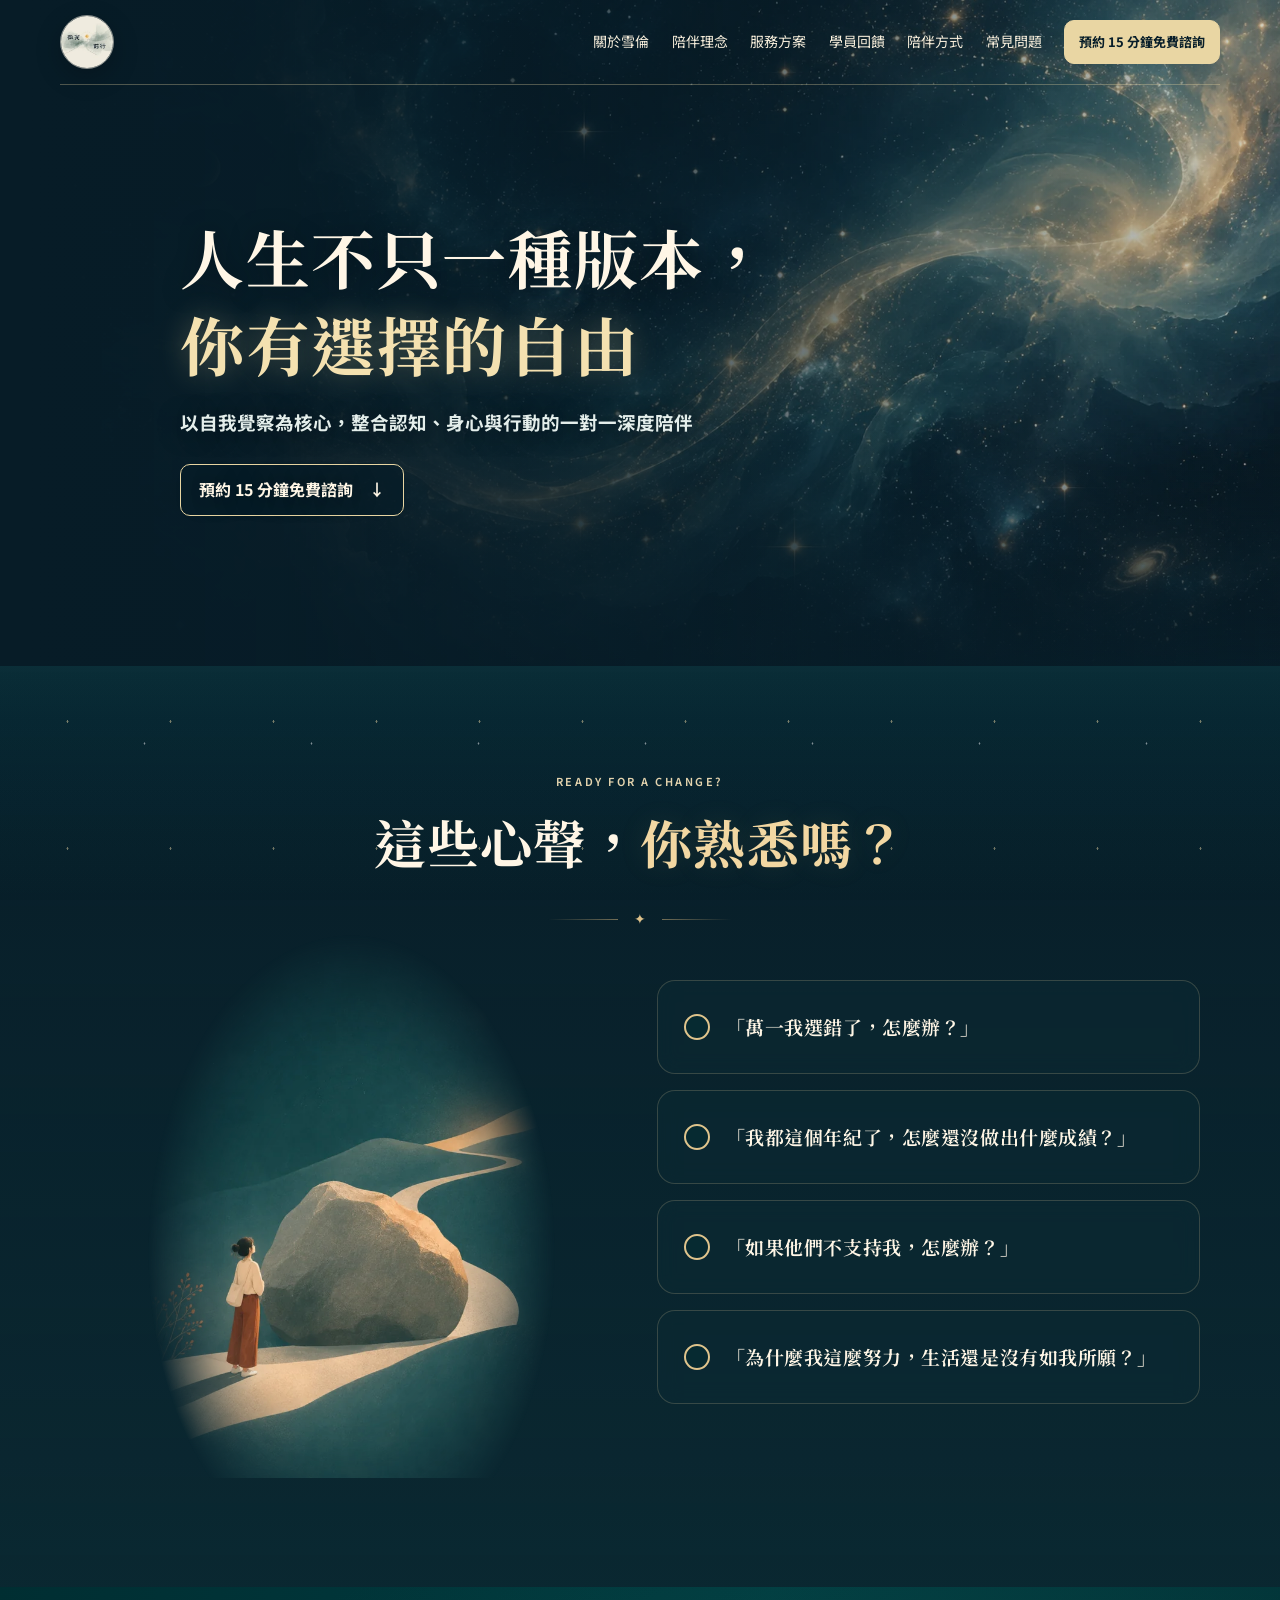
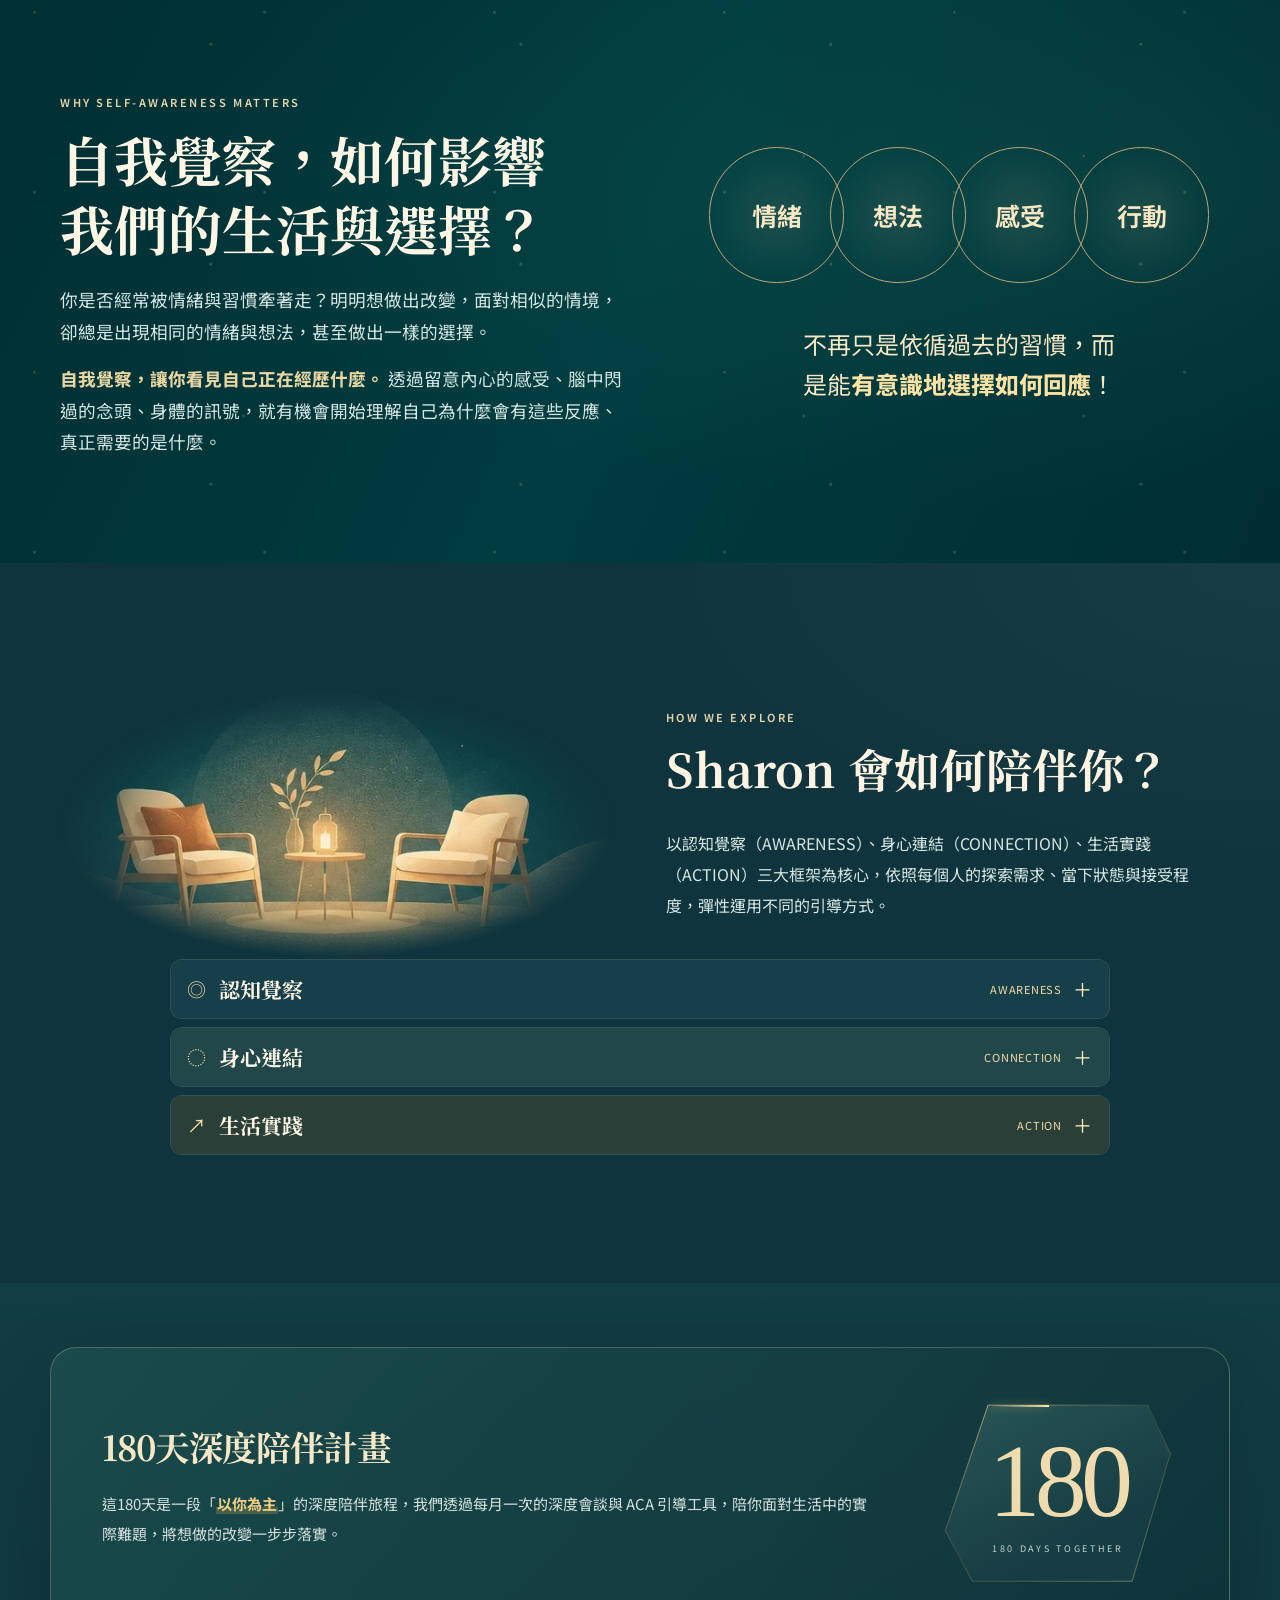
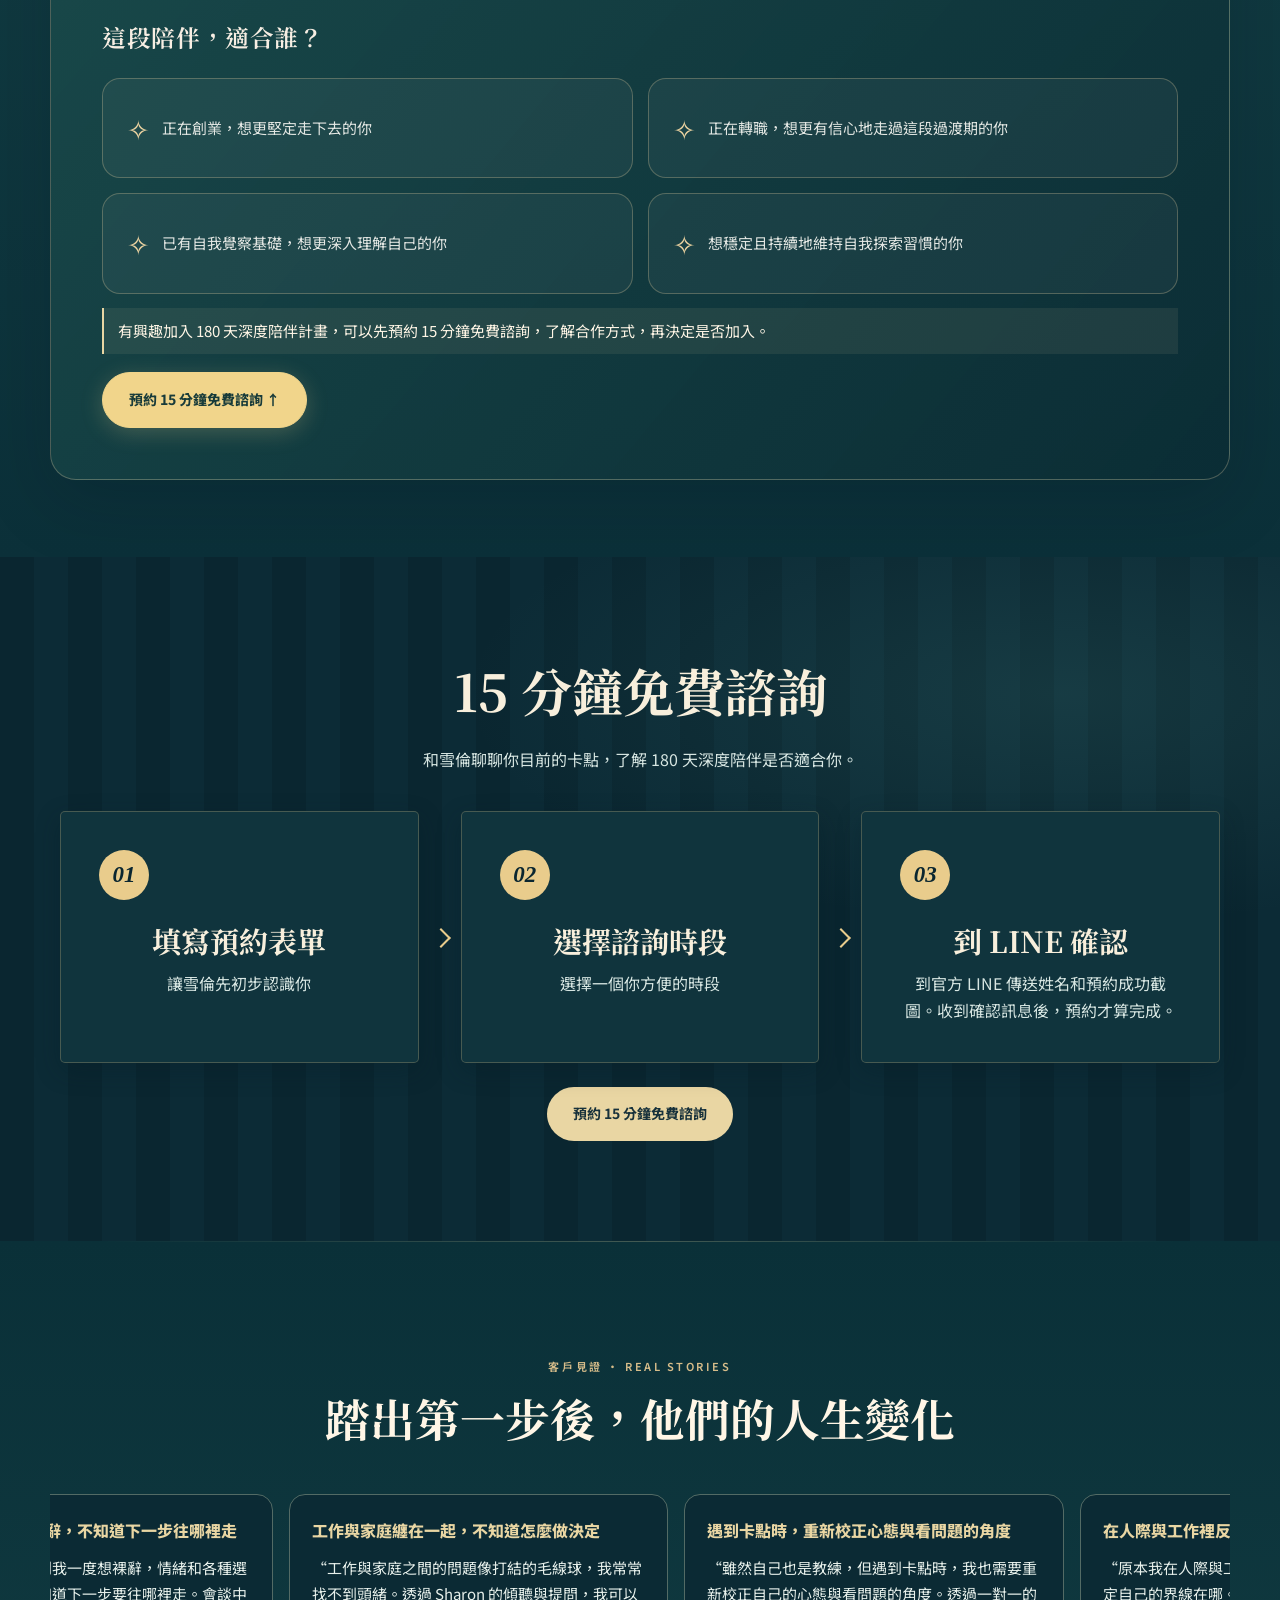
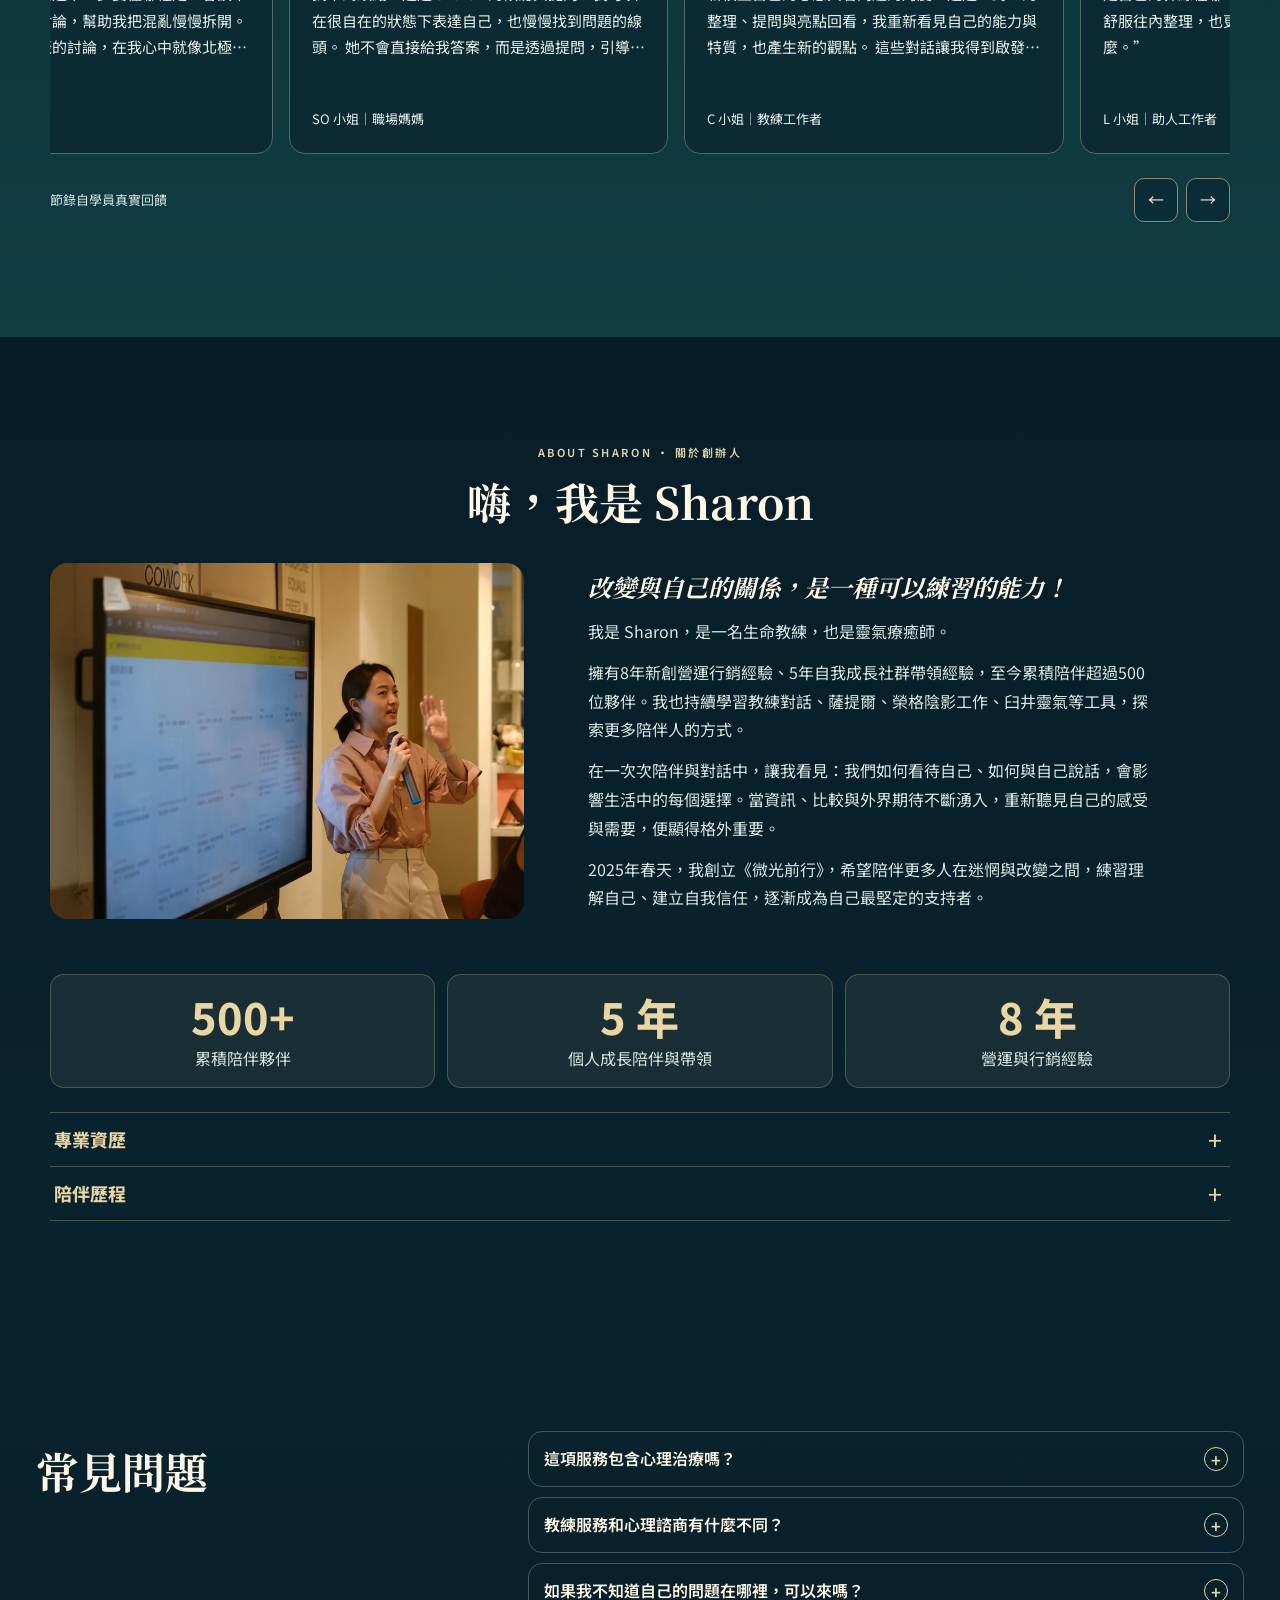
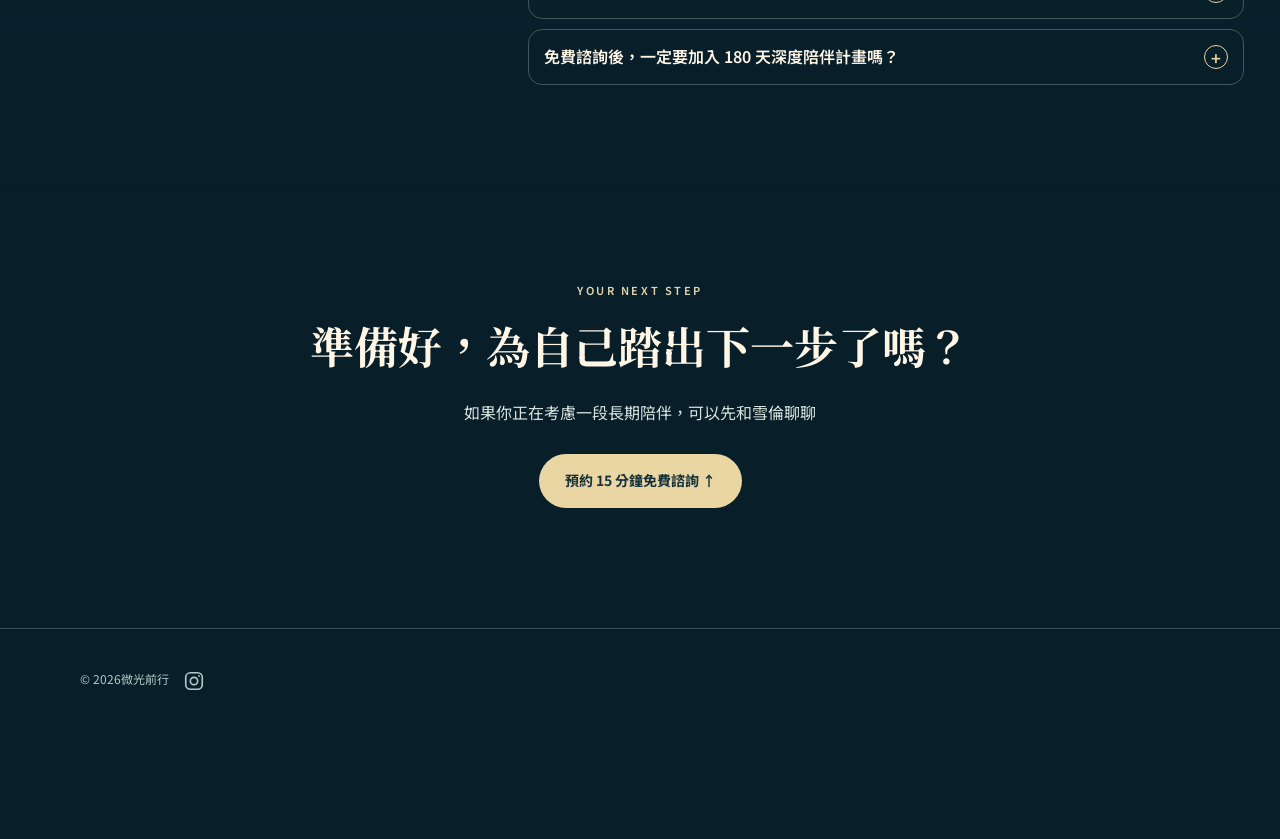
<file: index.html>
<!DOCTYPE html>
<html lang="zh-Hant"><head><link href="https://fonts.googleapis.com" rel="preconnect"><link crossorigin="anonymous" href="https://fonts.gstatic.com" rel="preconnect"><link href="https://fonts.googleapis.com/css2?family=Noto+Sans+TC:wght@400;500;600;700&amp;family=Noto+Serif+TC:wght@400;500;600;700&amp;display=swap" rel="stylesheet"><meta charset="utf-8"><meta content="width=device-width,initial-scale=1" name="viewport"><title>微光前行｜一對一陪伴計畫</title><meta content="人生不只一種版本，你有選擇的自由！" name="description"><style>
:root{--deep:#081e29;--sea:#103c48;--gold:#e9d6a3;--cream:#fff6e6;--muted:#c2d7d4;--border:rgba(227,241,226,.23)}*{box-sizing:border-box}html{scroll-behavior:smooth}body{margin:0;background:var(--deep);color:var(--cream);font-family:'Noto Sans TC','PingFang TC','Microsoft JhengHei',sans-serif;line-height:1.85}body:before{content:'';position:fixed;inset:0;z-index:-2;background:radial-gradient(ellipse at 70% 14%,#215a60 0,transparent 45%),radial-gradient(ellipse at 18% 65%,#184451 0,transparent 50%),linear-gradient(130deg,#071a25,#0b303b 60%,#071b29)}body:after{content:'';position:fixed;inset:0;z-index:-1;opacity:.38;pointer-events:none;background-image:radial-gradient(#e9d6a3 0.8px,transparent 1.2px),radial-gradient(#fff 0.7px,transparent 1.1px);background-size:103px 127px,167px 191px;background-position:16px 23px,61px 75px}a{color:inherit;text-decoration:none}button{font:inherit}.wrap{width:min(1120px,calc(100% - 48px));margin:auto}.nav{display:flex;justify-content:space-between;align-items:center;padding:22px 0;gap:18px}.brand{font-size:20px;font-weight:700;letter-spacing:.17em}.links{display:flex;gap:25px;align-items:center;font-size:13px}.btn{display:inline-flex;align-items:center;justify-content:center;padding:14px 26px;border-radius:40px;background:var(--gold);color:#17313b;font-weight:700;font-size:14px;transition:transform .2s,background .2s}.btn:hover{transform:translateY(-2px);background:#fff1c8}.btn-outline{background:transparent;border:1px solid var(--border);color:var(--cream)}.btn-outline:hover{background:rgba(255,255,255,.09)}.eyebrow{font-size:11px;letter-spacing:.23em;color:#e5d5af;text-transform:uppercase;font-weight:600}h1,h2,h3,p{margin-top:0}h1,h2,h3{line-height:1.4}h1{font-size:clamp(38px,5.8vw,74px);letter-spacing:.04em;margin:23px 0}h2{font-size:clamp(28px,3.6vw,44px);margin:14px 0 22px}h3{font-size:21px;margin-bottom:12px}p{color:#d7e4df}small,.subtle{color:#b8cdc8}.section{padding:105px 0;position:relative}.section+.section{border-top:1px solid rgba(227,241,226,.08)}.hero{position:relative;min-height:760px;overflow:hidden;isolation:isolate}.hero .hero-content{padding:135px 0 145px;max-width:920px;position:relative;z-index:2;text-align:center}.hero .lead{font-size:clamp(16px,1.8vw,20px);max-width:730px;margin:0 auto 30px}.hero .tag{font-size:14px;color:#e8d9b8}.hero-buttons{display:flex;gap:14px;justify-content:center;flex-wrap:wrap}.flow-art{position:absolute;inset:0;width:100%;height:100%;z-index:-1;opacity:.92;pointer-events:none}.flow-art path{fill:none;stroke:#e8e1ae;stroke-width:1.5;stroke-opacity:.27;filter:drop-shadow(0 0 5px #d1e3bd);animation:drift 12s ease-in-out infinite alternate}.flow-art path:nth-child(2n){stroke:#91c7c1;stroke-opacity:.4;animation-duration:16s}.flow-art path:nth-child(3n){stroke-width:3;stroke-opacity:.19}@keyframes drift{to{transform:translate(26px,-14px)}}.hero::after{content:'';position:absolute;inset:0;background:linear-gradient(90deg,rgba(3,18,28,.48),rgba(4,20,29,.2),rgba(3,18,28,.5));z-index:0}.grid{display:grid;grid-template-columns:repeat(3,1fr);gap:18px}.card{background:rgba(9,39,48,.7);border:1px solid var(--border);border-radius:22px;padding:29px;backdrop-filter:blur(10px)}.card p{font-size:15px;margin-bottom:0}.num{color:#d5bd83;font-size:12px;letter-spacing:.13em}.two{display:grid;grid-template-columns:1fr 1fr;gap:50px;align-items:center}.about-photo{width:100%;border-radius:22px;object-fit:cover;aspect-ratio:1.15;box-shadow:0 22px 70px #0006}.stats{display:grid;grid-template-columns:repeat(3,1fr);gap:10px;margin:24px 0}.stat{background:rgba(245,240,217,.09);border:1px solid var(--border);border-radius:14px;padding:15px;text-align:center}.stat strong{display:block;color:var(--gold);font-size:24px}.stat span{font-size:11px;color:#c9d6d2}.bar{background:linear-gradient(100deg,rgba(31,77,88,.86),rgba(9,35,48,.9));border-top:1px solid var(--border);border-bottom:1px solid var(--border);padding:50px 0}.bar-inner{display:flex;justify-content:space-between;align-items:center;gap:28px}.bar h2{font-size:clamp(24px,3.2vw,38px);margin-bottom:0}.service-main{background:linear-gradient(145deg,rgba(25,74,82,.78),rgba(8,30,42,.83));border:1px solid rgba(231,214,163,.4);padding:44px;border-radius:25px;margin-top:34px}.service-main .features{display:grid;grid-template-columns:repeat(2,1fr);gap:12px 24px;margin:28px 0}.features span{border-bottom:1px solid var(--border);padding-bottom:10px}.service-secondary{padding:28px 35px;border:1px solid var(--border);border-radius:22px;margin-top:20px;background:rgba(6,28,38,.65)}.service-secondary ul{columns:2;padding-left:22px;color:#d7e4df}.quote{font-family:serif;font-size:19px;line-height:1.9}.quote-meta{font-size:12px;color:#d7c39d}.methods{display:grid;grid-template-columns:repeat(2,1fr);gap:18px}.method:first-child{grid-column:span 2}.method{padding:28px;border:1px solid var(--border);border-radius:18px;background:rgba(13,53,62,.55)}.method .num{display:block;margin-bottom:10px}.method p{margin-bottom:0}.gallery{display:grid;grid-template-columns:repeat(3,1fr);gap:12px;margin-top:28px}.gallery img{width:100%;border-radius:12px;display:block;cursor:pointer}.story-note{font-size:13px}.faq details{border-bottom:1px solid var(--border);padding:17px 0}.faq summary{cursor:pointer;font-weight:600}.faq p{padding-top:14px}.end{text-align:center;padding:90px 0 120px}footer{padding:30px 0;border-top:1px solid var(--border);font-size:12px;color:#b2c9c7}.testimonial-title{text-align:center;margin-bottom:35px}.cta-note{color:#c8d5d1;font-size:13px}.glow{color:#f4e1b0;text-shadow:0 0 28px #e3d49d55}@media(max-width:760px){.links a:not(.btn){display:none}.wrap{width:min(100% - 32px,1120px)}.hero{min-height:650px}.hero .hero-content{padding:120px 0}.section{padding:68px 0}.grid,.two,.methods{grid-template-columns:1fr}.method:first-child{grid-column:auto}.bar-inner{display:block}.bar .btn{margin-top:22px}.service-main{padding:25px}.service-main .features{grid-template-columns:1fr}.service-secondary ul{columns:1}.gallery{grid-template-columns:repeat(2,1fr)}.stats{grid-template-columns:repeat(3,1fr)}.stat{padding:10px 5px}.stat strong{font-size:17px}}@media(prefers-reduced-motion:reduce){*,*:before,*:after{animation:none!important;scroll-behavior:auto!important}}

/* About Me · story cards */
#about .wrap.about-redesign{max-width:1140px}#about .about-intro{margin-bottom:28px}#about .about-layout{display:grid;grid-template-columns:minmax(0,1.5fr) minmax(270px,0.85fr);gap:34px;align-items:start}#about .about-story{display:grid;gap:15px}#about .about-story-card{padding:25px 28px;border:1px solid rgba(231,205,153,.23);background:linear-gradient(135deg,rgba(16,47,53,.88),rgba(8,29,42,.78));border-radius:19px;box-shadow:0 8px 28px rgba(0,0,0,.12)}#about .about-story-card h3{font-size:clamp(19px,2vw,24px);line-height:1.45;color:#f3dfb1;margin:8px 0 12px}#about .about-story-card p{margin:10px 0 0;line-height:1.85}#about .about-kicker{display:block;letter-spacing:.14em;font-size:11px;color:#d8bf87}#about .about-belief{background:linear-gradient(135deg,rgba(76,67,49,.46),rgba(15,43,49,.87));border-color:rgba(237,204,134,.48)}#about .about-side{position:sticky;top:90px}#about .about-side .about-photo{width:100%;height:auto;object-fit:cover;border-radius:18px}#about .about-side .stats{margin-top:18px}#about .about-side .subtle{margin-top:14px}@media(max-width:800px){#about .about-layout{grid-template-columns:1fr}#about .about-side{position:static;grid-row:1}#about .about-side .about-photo{max-height:360px;object-fit:cover}#about .about-story-card{padding:21px}}


/* V17 · sales-first layout */
.about-compact{display:grid;grid-template-columns:minmax(230px,.7fr) minmax(0,1.3fr);gap:34px;align-items:start;margin-top:30px;padding:28px;border:1px solid rgba(225,198,144,.25);border-radius:24px;background:rgba(10,37,44,.66);box-shadow:0 12px 40px rgba(0,0,0,.12)}
.about-compact .about-photo{width:100%;height:100%;max-height:490px;object-fit:cover;border-radius:17px;position:static;display:block}
.about-compact-copy p{margin:0 0 15px;line-height:1.85}
.about-compact-copy .about-hook{font-family:Georgia,serif;font-size:clamp(21px,2.4vw,30px);color:#e8cf9a;line-height:1.45;margin-bottom:20px}
.about-compact-belief{color:#f1dbb0;font-weight:650}
.proof-stats{display:grid;grid-template-columns:repeat(3,minmax(0,1fr));gap:10px;margin:24px 0 18px}
.proof-stats>div{padding:14px 8px;text-align:center;border-radius:12px;background:rgba(221,194,139,.09);border:1px solid rgba(221,194,139,.19)}
.proof-stats strong{display:block;font-size:clamp(20px,2.5vw,28px);color:#e7cc91}.proof-stats span{display:block;font-size:12px;line-height:1.6;color:#d6ddd8}
.more-about,.review-more{border-top:1px solid rgba(221,194,139,.25);margin-top:14px;padding-top:12px}
.more-about summary,.review-more summary,.service-collapsible summary{cursor:pointer;list-style:none;color:#e7cc91;font-weight:600;padding:12px 2px}
.more-about summary::-webkit-details-marker,.review-more summary::-webkit-details-marker,.service-collapsible summary::-webkit-details-marker{display:none}
.more-about summary span,.review-more summary span{float:right}.more-about[open] summary span,.review-more[open] summary span{transform:rotate(45deg)}
.more-about p{padding-top:12px;color:#dce6e1}.review-more{margin-top:22px}.review-extra{margin-top:18px}
.service-collapsible{margin-top:26px}.service-collapsible summary{font-size:18px}.service-collapsible>p,.service-collapsible>ul{margin-top:12px}
@media(max-width:720px){.about-compact{grid-template-columns:1fr;padding:18px;gap:20px}.about-compact .about-photo{height:300px;object-position:center 35%}.proof-stats{gap:6px}.proof-stats>div{padding:12px 4px}.proof-stats span{font-size:10px}}
.num{font-size:24px;letter-spacing:0;line-height:1.2;display:inline-flex;align-items:center;justify-content:center;min-width:30px}

/* Standalone long-term support section */
.longterm-section{position:relative;background:linear-gradient(180deg,rgba(8,35,44,.15),rgba(13,56,60,.55) 48%,rgba(8,35,44,.15));}
.longterm-card{max-width:1100px;margin:0 auto;padding:clamp(30px,5vw,68px);border:1px solid rgba(231,214,163,.32);border-radius:30px;background:linear-gradient(130deg,rgba(9,43,49,.95),rgba(8,31,43,.93));box-shadow:0 20px 70px rgba(2,16,25,.18);}
.longterm-card h2{color:#f0d39a;margin:12px 0 14px;}
.longterm-lead{font-size:clamp(20px,2.6vw,28px);color:#fff3df;margin:0 0 14px;}
.longterm-intro{max-width:780px;color:#d1dfdb;line-height:1.9;margin:0 0 30px;}
.longterm-grid{display:grid;grid-template-columns:repeat(2,minmax(0,1fr));gap:13px;margin:26px 0;}
.longterm-grid>div{padding:18px 20px;border:1px solid rgba(224,211,174,.22);border-radius:14px;background:rgba(255,255,255,.045);color:#e7eee9;line-height:1.65;}
.longterm-grid>div:before{content:'✦';color:#e9d6a3;margin-right:10px;}
.longterm-grid>.longterm-wide{grid-column:1/-1;}
.longterm-note{border-top:1px solid rgba(231,214,163,.25);padding-top:22px;color:#f0d39a;font-weight:600;}
.longterm-disclaimer{font-size:13px;color:#b6cac6;}
@media(max-width:650px){.longterm-grid{grid-template-columns:1fr}.longterm-grid>.longterm-wide{grid-column:auto}.longterm-card{border-radius:22px}.longterm-grid>div{padding:15px 16px}}

/* 180-day program distinctive typographic treatment */
.longterm-heading{display:flex;align-items:baseline;gap:.18em;flex-wrap:wrap}
.longterm-heading .longterm-number{font-size:clamp(3.7rem,8.5vw,7rem);line-height:1;letter-spacing:-.065em;font-weight:700;color:#e8c88e}
.longterm-heading>span:last-child{font-size:clamp(1.4rem,3vw,2.6rem);letter-spacing:.02em}
@media(max-width:600px){.longterm-heading{gap:.25em}.longterm-heading .longterm-number{font-size:clamp(3.5rem,17vw,5.5rem)}}

/* V47: full original testimonials, preserving every sentence */
#reviews .testimonial-full{display:flex;flex-direction:column;gap:12px;align-items:flex-start;justify-content:flex-start;min-width:0;height:auto}
#reviews .testimonial-full .quote-meta{font-weight:650}
#reviews .testimonial-full .testimonial-topic{font-size:.84rem;line-height:1.7;letter-spacing:.01em;color:#ddc69a;margin:0}
#reviews .testimonial-full .quote{font-size:1rem;line-height:1.95;margin:0;white-space:normal}
#reviews .testimonial-full .testimonial-detail{font-size:.94rem;line-height:1.9;color:#c3d3cf;margin:0;white-space:normal}
#reviews .reviews-track{align-items:stretch}
@media(max-width:760px){#reviews .testimonial-full{padding:23px 20px;gap:11px}}
/* V52: testimonial attribution left of carousel controls */
#reviews .reviews-footer{display:flex;align-items:center;justify-content:space-between;gap:18px;margin-top:20px;flex-wrap:wrap}
#reviews .reviews-footer .story-note{margin:0;font-size:12px;line-height:1.6;opacity:.76;text-align:left}
#reviews .reviews-footer .reviews-controls{margin:0;display:flex;align-items:center;gap:10px}

/* V53 · original 180-day editorial constellation layout */
.longterm-section{overflow:hidden;background:radial-gradient(ellipse at 16% 26%,rgba(46,105,105,.26),transparent 52%),linear-gradient(165deg,#08212e,#123c45 65%,#092631)}
.longterm-redesign{max-width:1180px;padding:clamp(28px,5vw,70px);border-radius:30px;background:linear-gradient(145deg,rgba(12,48,56,.91),rgba(6,28,41,.94));border:1px solid rgba(223,204,159,.25);position:relative;overflow:hidden}
.longterm-redesign:before{content:'';position:absolute;inset:0;pointer-events:none;background:radial-gradient(circle at 16% 20%,rgba(236,200,136,.07),transparent 37%)}
.longterm-top{display:grid;grid-template-columns:minmax(0,.88fr) minmax(0,1.12fr);gap:clamp(30px,6vw,90px);align-items:center;position:relative}
.longterm-emblem{min-height:360px;aspect-ratio:1;max-width:460px;display:flex;flex-direction:column;align-items:center;justify-content:center;position:relative;isolation:isolate}
.longterm-orbit{position:absolute;inset:9%;border:1px solid rgba(234,205,148,.25);border-radius:50%;transform:rotate(-22deg) scaleX(.79);pointer-events:none}
.longterm-orbit.orbit-two{inset:0;border-color:rgba(192,221,213,.15);transform:rotate(35deg) scaleX(.84)}
.longterm-emblem:before,.longterm-emblem:after{content:'✦';position:absolute;color:#ddc99b;font-size:17px;opacity:.8}.longterm-emblem:before{top:13%;left:20%}.longterm-emblem:after{right:12%;bottom:24%;font-size:11px}
.longterm-emblem-number{font-family:Georgia,'Times New Roman',serif;font-weight:400;font-size:clamp(100px,14vw,190px);letter-spacing:-.09em;line-height:1;color:#efdbad;transform:translateX(-.06em)}
.longterm-emblem-caption{letter-spacing:.34em;font-size:10px;color:#c3d6d0;margin-top:18px}
.longterm-copy .eyebrow{font-size:11px;letter-spacing:.19em;color:#e2c893}.longterm-copy h2{font-size:clamp(33px,4vw,58px);line-height:1.27;letter-spacing:.04em;color:#f5e7c8;margin:20px 0 25px}.longterm-copy .longterm-lead{font-size:clamp(18px,2vw,23px);line-height:1.8;font-weight:500;color:#f4ead8;margin-bottom:20px}.longterm-copy .longterm-intro{font-size:15px;line-height:1.95;color:#bfd2cf;margin:0}
.longterm-program{position:relative;margin-top:clamp(24px,4vw,50px);padding-top:30px;border-top:1px solid rgba(231,214,163,.24)}.longterm-program-label{font-size:11px;letter-spacing:.2em;color:#d8bd8b;display:flex;align-items:center;gap:14px}.longterm-program-label span{font-size:14px;letter-spacing:.07em;color:#e7e3d9}.longterm-redesign .longterm-grid{grid-template-columns:repeat(2,minmax(0,1fr));gap:12px;margin:24px 0}.longterm-redesign .longterm-grid>div{border-radius:9px;background:rgba(201,224,215,.045);border-color:rgba(216,206,177,.16)}.longterm-bottom{display:flex;align-items:baseline;justify-content:space-between;gap:14px 30px;flex-wrap:wrap}.longterm-redesign .longterm-note{border:0;padding:0;margin:0;font-size:14px}.longterm-redesign .longterm-disclaimer{margin:0;font-size:12px}
@media(max-width:760px){.longterm-top{grid-template-columns:1fr;gap:0}.longterm-emblem{min-height:0;width:min(76%,320px);margin:0 auto 22px}.longterm-copy h2{margin:12px 0 18px}.longterm-redesign .longterm-grid{grid-template-columns:1fr}.longterm-redesign .longterm-grid>.longterm-wide{grid-column:auto}.longterm-redesign{padding:30px 23px}.longterm-bottom{display:block}.longterm-redesign .longterm-disclaimer{margin-top:12px}}

/* 180-day program closing statement */
.longterm-closer{margin:1.1rem 0 0;color:var(--gold);font-weight:700;font-size:clamp(1.05rem,1.55vw,1.28rem);line-height:1.85;letter-spacing:.025em}
.longterm-program-notice{display:flex;align-items:center;justify-content:center;text-align:center;padding:24px 18px}.longterm-program-notice p{margin:0;font-size:clamp(15px,1.5vw,18px);letter-spacing:.04em;line-height:1.8}
/* Method icons: unified alignment across desktop and mobile */
#methods .method-accordion summary .num{min-width:52px;width:52px;font-size:27px;letter-spacing:0;text-align:center;line-height:1.3;flex-shrink:0}
#methods .method-accordion summary h3{min-width:0}
@media(max-width:600px){#methods .method-accordion summary .num{min-width:42px;width:42px;font-size:24px}#methods .method-accordion summary{gap:12px}}

/* V67: concise positioning label in the first viewport */
.career-signature{display:inline-flex;align-items:center;flex-wrap:wrap;gap:.48em;margin-bottom:18px;padding:9px 16px;border:1px solid rgba(232,205,153,.45);border-radius:999px;background:rgba(10,25,39,.44);color:#f1d9a8;font-size:clamp(12px,1.15vw,14px);font-weight:600;letter-spacing:.045em;line-height:1.5}
.career-signature span{opacity:.7}
@media(max-width:600px){.career-signature{border-radius:14px;padding:9px 12px;justify-content:center;text-align:center;font-size:11px;gap:.32em}}

#methods .methods-directory .directory-index{display:none!important}

/* Brand experience, 2026-11-12 */
.experience-panel{margin:30px 0 44px;padding:clamp(24px,4vw,46px);border-radius:25px;border:1px solid rgba(231,214,163,.38);background:linear-gradient(125deg,rgba(30,77,80,.82),rgba(10,34,47,.92));}.experience-panel h3{font-size:clamp(25px,3.1vw,37px);margin:14px 0 18px;color:#fff5df}.experience-lead{max-width:800px;font-size:17px}.experience-grid{display:grid;grid-template-columns:repeat(2,minmax(0,1fr));gap:15px;margin:30px 0}.experience-grid>div{padding:22px;border-radius:16px;border:1px solid rgba(232,220,192,.19);background:rgba(8,30,40,.44)}.experience-grid span{display:block;color:#e9d6a3;font-size:12px;letter-spacing:.08em;margin-bottom:10px}.experience-grid strong{display:block;color:#fff4dc;font-size:18px;margin-bottom:8px}.experience-grid p{font-size:14px;margin:0}.experience-note{font-size:12px;color:#b9c9c5}.experience-closing{font-size:18px;font-weight:700;color:#f4e1b0;margin:20px 0 0}@media(max-width:700px){.experience-grid{grid-template-columns:1fr}.experience-panel{margin:20px 0 32px}.experience-lead{font-size:15px}}
</style><style>
/* V5: celestial nebula + gold light trails */
body:before{background:radial-gradient(ellipse at 77% 18%,rgba(29,111,119,.56),transparent 43%),radial-gradient(ellipse at 18% 75%,rgba(19,83,95,.55),transparent 52%),radial-gradient(ellipse at 56% 53%,rgba(30,72,87,.44),transparent 60%),linear-gradient(130deg,#04121d,#082a36 56%,#04131e)!important}
body:after{opacity:.5!important}
.hero{background:radial-gradient(ellipse at 78% 30%,rgba(55,139,143,.24),transparent 52%),radial-gradient(ellipse at 22% 80%,rgba(23,80,91,.42),transparent 50%)}
.hero .flow-art{opacity:1!important}
.hero .flow-art path{animation:none;filter:none}
.hero .flow-art .trail{fill:none;stroke:url(#goldTrail);stroke-width:2.2;stroke-opacity:.66;filter:url(#trailGlow);animation:celestial-drift 18s ease-in-out infinite alternate}
.hero .flow-art .trail.soft{stroke-width:8;stroke-opacity:.18;filter:url(#bigGlow);animation-duration:24s}
.hero .flow-art .trail.teal{stroke:url(#tealTrail);stroke-width:3;stroke-opacity:.46;animation-duration:21s}
.hero .flow-art .star{fill:#f8e5b2;filter:url(#starGlow);animation:star-pulse 4.5s ease-in-out infinite alternate}
.hero .flow-art .star:nth-of-type(3n){animation-delay:-2s}
.hero .flow-art .nebula{filter:url(#nebulaBlur)}
.hero::after{background:linear-gradient(90deg,rgba(3,16,26,.63),rgba(4,20,29,.33),rgba(3,16,26,.57))!important}
@keyframes celestial-drift{to{transform:translate(18px,-11px) scale(1.018)}}
@keyframes star-pulse{to{opacity:.42;transform:scale(.82)}}
#pain .grid{grid-template-columns:repeat(2,minmax(0,1fr))}
#pain .card{padding:0;overflow:hidden;transition:border-color .25s,background .25s}
#pain .card[open]{background:rgba(16,65,76,.84);border-color:rgba(233,214,163,.55)}
#pain .card summary{display:flex;align-items:center;gap:15px;padding:25px 26px;cursor:pointer;list-style:none;min-height:98px}
#pain .card summary::-webkit-details-marker{display:none}
#pain .card summary h3{margin:0;flex:1;font-size:19px}
#pain .card summary .plus{font-size:30px;line-height:1;color:#ead6a3;font-weight:300;transition:transform .25s}
#pain .card[open] summary .plus{transform:rotate(45deg)}
#pain .card .pain-body{padding:0 26px 25px 58px;animation:reveal .24s ease-out}
#pain .card .pain-body p{margin:0}
@keyframes reveal{from{opacity:0;transform:translateY(-5px)}to{opacity:1;transform:translateY(0)}}
@media(max-width:760px){#pain .grid{grid-template-columns:1fr}#pain .card summary{padding:19px 18px;min-height:76px}#pain .card summary h3{font-size:17px}#pain .card .pain-body{padding:0 18px 22px 48px}}
@media(prefers-reduced-motion:reduce){.hero .flow-art *{animation:none!important}}
</style><style>
/* V6: cinematic organic stardust stream, replacing geometric SVG trails */
.hero{background:#071c27 url("images/website-image-01.webp") center center / cover no-repeat !important;}
.hero::after{background:linear-gradient(90deg,rgba(3,16,26,.68),rgba(4,20,29,.60) 40%,rgba(3,16,26,.57)),linear-gradient(0deg,rgba(3,16,26,.45),transparent 30%,rgba(3,16,26,.2)) !important;}
.hero .hero-content{text-shadow:0 2px 22px rgba(1,12,20,.55)}
@media(max-width:760px){.hero{background-position:56% center !important}.hero::after{background:rgba(3,16,26,.66)!important}}
</style><style>
/* Hero refinement: circular image logo and single CTA */
.nav .brand{display:inline-flex;align-items:center;justify-content:center;width:76px;height:76px;flex:none;letter-spacing:normal}
.nav .brand img{width:76px;height:76px;object-fit:cover;border-radius:50%;border:1px solid rgba(255,246,230,.52);box-shadow:0 8px 26px rgba(0,0,0,.22)}
.hero-content .eyebrow{font-size:clamp(13px,1.35vw,17px);letter-spacing:.09em;color:#f4e6c9;text-transform:none}
.hero-content h1{font-size:clamp(35px,5.1vw,70px);line-height:1.43;letter-spacing:.025em}
.hero-content .lead{font-size:clamp(15px,1.5vw,19px);line-height:2;max-width:780px}
.hero-buttons .btn{min-width:238px;padding:15px 30px}
@media(max-width:760px){.nav .brand,.nav .brand img{width:58px;height:58px}.hero .hero-content{padding:105px 0 115px}.hero-content h1{font-size:clamp(32px,8vw,48px)}}
</style><style>
/* V9: collapsible methods, consistent with pain cards */
#methods .methods{display:grid;grid-template-columns:1fr;gap:14px}
#methods .method:first-child{grid-column:auto}
#methods .method-accordion{padding:0;overflow:hidden;transition:background .25s,border-color .25s}
#methods .method-accordion[open]{background:rgba(16,65,76,.84);border-color:rgba(233,214,163,.55)}
#methods .method-accordion summary{display:flex;align-items:center;gap:18px;padding:22px 26px;cursor:pointer;list-style:none;min-height:86px}
#methods .method-accordion summary::-webkit-details-marker{display:none}
#methods .method-accordion summary .num{margin:0;min-width:142px;font-size:12px;letter-spacing:.1em;color:var(--gold)}
#methods .method-accordion summary h3{margin:0;flex:1;font-size:19px}
#methods .method-accordion summary .plus{font-size:30px;line-height:1;color:var(--gold);font-weight:300;transition:transform .25s}
#methods .method-accordion[open] summary .plus{transform:rotate(45deg)}
#methods .method-accordion .method-body{padding:0 28px 24px 186px;animation:reveal .24s ease-out}
#methods .method-accordion .method-body p{margin:0}
@media(max-width:760px){#methods .method-accordion summary{padding:18px;min-height:74px;gap:12px;flex-wrap:wrap}#methods .method-accordion summary .num{min-width:100%;font-size:11px}#methods .method-accordion summary h3{font-size:17px}#methods .method-accordion .method-body{padding:0 18px 22px}}
</style>
<style>.pain-bridge{max-width:760px;margin:34px auto 0;text-align:center;line-height:1.9;color:#e7dcc2;font-size:clamp(15px,1.6vw,18px)}</style>
<style>
.background-credentials{list-style:none;margin:16px 0 0;padding:0;display:grid;gap:0;text-align:left}.background-credentials li{padding:13px 2px;border-bottom:1px solid rgba(220,201,156,.22);line-height:1.7}.background-credentials li:last-child{border-bottom:0}
</style>
<style>
/* V22 sales copy / information hierarchy refinements */
#services .service-main{margin-top:26px}#services .service-main h2{font-size:clamp(26px,3.1vw,38px)}
#services .service-main .eyebrow{margin-bottom:8px}#services .service-secondary{margin-top:18px}
#pain .pain-bridge{max-width:660px}#reviews .testimonial-title{margin-bottom:28px}
#waitlist .btn{margin-top:10px}#about .about-compact-copy p{line-height:1.75}
@media(max-width:760px){#services .service-main{margin-top:18px}}
</style><style>
/* V24 · cinematic image transitions: airy, non-interactive, no new copy */
.visual-interlude{height:clamp(130px,20vw,235px);position:relative;overflow:hidden;isolation:isolate;margin:-14px 0;background:#081e29;pointer-events:none}
.visual-interlude .interlude-image{position:absolute;inset:-14% 0;background-size:cover;background-position:center;opacity:.78;filter:saturate(.82)}
.visual-interlude::before,.visual-interlude::after{content:"";position:absolute;inset:0;z-index:1;pointer-events:none}
.visual-interlude::before{background:linear-gradient(to bottom,#081e29 0%,rgba(8,30,41,.15) 32%,rgba(8,30,41,.12) 64%,#081e29 100%)}
.visual-interlude::after{background:linear-gradient(90deg,#081e29 0%,transparent 24%,transparent 76%,#081e29 100%)}
.visual-interlude-2 .interlude-image{background-position:center 43%;opacity:.66}
.visual-interlude-3 .interlude-image{background-position:center 58%;opacity:.67}
@media(max-width:760px){.visual-interlude{height:115px;margin:-8px 0}.visual-interlude .interlude-image{background-position:center}.visual-interlude::after{background:linear-gradient(90deg,rgba(8,30,41,.75),transparent 20%,transparent 80%,rgba(8,30,41,.75))}}
@media(prefers-reduced-motion:reduce){.visual-interlude .interlude-image{transform:none}}
</style><style>
/* V25: one continuous visual canvas, without rectangular image separators */
html{scroll-behavior:smooth}
body{background:#071d29!important;isolation:isolate}
body::before{background:radial-gradient(ellipse 75% 23% at 90% 22%,rgba(29,101,112,.19),transparent 75%),radial-gradient(ellipse 75% 22% at 5% 49%,rgba(34,106,115,.18),transparent 72%),radial-gradient(ellipse 65% 22% at 85% 77%,rgba(28,91,106,.20),transparent 75%),linear-gradient(180deg,#071c27,#082733 34%,#071e2a 70%,#071c27)!important;background-attachment:fixed!important;opacity:1!important}
/* Floating stream is a single SVG across the document, not an image in a section */
#continuous-lightstream{position:absolute;top:0;left:0;width:100%;height:100%;pointer-events:none;z-index:0;overflow:visible;opacity:.8}
body>header,body>section,body>footer{position:relative;z-index:1}
body>section{background:transparent!important}
body>section::before,body>section::after{pointer-events:none}
#continuous-lightstream path{fill:none;stroke-linecap:round;stroke-linejoin:round}
@media(max-width:760px){#continuous-lightstream{opacity:.54}body>section{background:transparent!important}}
@media(prefers-reduced-motion:reduce){html{scroll-behavior:auto}}
</style><style>
/* V26: tonal continuity inspired by Omar reference, no artificial overlaid lines */
#continuous-lightstream,.visual-interlude{display:none!important}
body{background:#081e29!important;padding-bottom:106px}
body::before{background:linear-gradient(180deg,#071c27 0%,#0a2932 17%,#123c43 31%,#0b2d39 48%,#103c43 62%,#082732 80%,#071c27 100%)!important;background-attachment:scroll!important;opacity:1!important}
body>section{background:transparent!important;border:0!important}
body>section::before{pointer-events:none}
.section+.section{border-top:0!important}
#pain{background:linear-gradient(180deg,rgba(9,37,47,0),rgba(17,67,71,.28))!important}
#services{background:linear-gradient(180deg,rgba(17,67,71,.28),rgba(5,29,41,.05))!important}
#reviews{background:linear-gradient(180deg,rgba(5,29,41,.05),rgba(16,65,68,.3))!important}
#methods{background:linear-gradient(180deg,rgba(16,65,68,.3),rgba(7,31,43,.1))!important}
#about{background:linear-gradient(180deg,rgba(7,31,43,.1),rgba(16,60,70,.2))!important}
.faq{background:linear-gradient(180deg,rgba(16,60,70,.2),rgba(7,28,39,.08))!important}
#reviews .reviews-track{display:flex;gap:20px;overflow-x:auto;scroll-snap-type:x mandatory;scroll-padding:0 6px;overscroll-behavior-inline:contain;padding:12px 4px 24px;scrollbar-width:thin;scrollbar-color:rgba(229,205,158,.45) transparent;-webkit-overflow-scrolling:touch}
#reviews .reviews-track .card{flex:0 0 min(390px,82vw);scroll-snap-align:start;min-height:250px;display:flex;flex-direction:column;justify-content:space-between;margin:0!important}
#reviews .reviews-track .card .quote{line-height:1.9}
#reviews .reviews-controls{display:flex;justify-content:flex-end;gap:12px;margin:5px 0 12px}
#reviews .reviews-arrow{width:48px;height:48px;border:1px solid rgba(230,210,170,.5);border-radius:50%;background:rgba(255,245,220,.06);color:#fff3d9;font-size:31px;line-height:1;cursor:pointer;transition:background .2s,transform .2s}
#reviews .reviews-arrow:hover{background:rgba(255,245,220,.16);transform:translateY(-2px)}
.floating-booking{position:fixed;z-index:999;bottom:max(14px,env(safe-area-inset-bottom));left:50%;transform:translateX(-50%);width:min(940px,calc(100% - 32px));display:flex;align-items:center;justify-content:space-between;gap:20px;padding:14px 16px 14px 25px;background:rgba(255,247,228,.97);color:#392c29;border:1px solid rgba(239,214,170,.8);border-radius:24px;box-shadow:0 16px 48px rgba(0,9,16,.4);backdrop-filter:blur(18px);-webkit-backdrop-filter:blur(18px)}
.floating-booking-label{font-size:clamp(14px,1.8vw,20px);font-weight:700;letter-spacing:.02em}
.floating-booking-btn{display:inline-flex;align-items:center;justify-content:center;flex:none;text-align:center;padding:16px 24px;border-radius:16px;background:#89513b;color:#fff9ef!important;font-size:clamp(13px,1.7vw,17px);font-weight:700;text-decoration:none;white-space:nowrap}
.floating-booking-btn:hover{background:#70402f}
@media(max-width:600px){body{padding-bottom:100px}.floating-booking{width:calc(100% - 22px);bottom:max(9px,env(safe-area-inset-bottom));padding:11px 12px;border-radius:18px;gap:10px}.floating-booking-label{font-size:12px;max-width:38%;line-height:1.4}.floating-booking-btn{font-size:12px;padding:13px 12px;white-space:normal;line-height:1.4}#reviews .reviews-track .card{flex-basis:85vw;min-height:270px}#reviews .reviews-arrow{width:44px;height:44px}}
@media(prefers-reduced-motion:reduce){#reviews .reviews-track{scroll-behavior:auto}}
</style><style>
/* V27: question-led emotional recognition section */
#pain .pain-intro{text-align:center;max-width:850px;margin:0 auto 42px;position:relative}
#pain .pain-intro h2{font-size:clamp(30px,4.2vw,52px);line-height:1.38;letter-spacing:.025em;margin:15px auto 20px;max-width:850px}
#pain .pain-accent{color:#f2d7a2;text-shadow:0 0 30px rgba(214,178,114,.12)}
#pain .pain-subtitle{max-width:680px;margin:0 auto;color:#c8d6d2;font-size:17px;line-height:1.95}
#pain .pain-intro-line{display:flex;align-items:center;gap:16px;justify-content:center;margin:28px auto 16px;color:#dfc28b}
#pain .pain-intro-line span{height:1px;width:70px;background:linear-gradient(90deg,transparent,rgba(221,188,131,.5))}
#pain .pain-intro-line span:last-child{transform:rotate(180deg)}
#pain .pain-intro-line i{font-style:normal;font-size:14px}
#pain .pain-prompt{font-size:15px;letter-spacing:.09em;color:#e7d8ba;margin:0}
#pain .grid{max-width:1000px;margin:0 auto}
#pain .card{background:rgba(11,43,51,.55);border-color:rgba(219,197,150,.21);border-radius:18px}
#pain .card:hover{border-color:rgba(231,202,147,.56);background:rgba(19,61,68,.7)}
#pain .card summary .num{color:#d7b77d}
#pain .pain-conclusion{text-align:center;margin:42px auto 0;max-width:720px}
#pain .pain-conclusion-star{font-size:28px;color:#dfc28b}
#pain .pain-conclusion .pain-bridge{font-size:clamp(19px,2.5vw,27px);font-weight:600;line-height:1.6;color:#f4e9d4;margin:10px auto 12px}
#pain .pain-conclusion-note{font-size:15px;line-height:1.85;color:#c7d6d1;margin:0}
@media(max-width:760px){#pain .pain-intro{margin-bottom:28px}#pain .pain-intro h2{font-size:clamp(27px,7.3vw,38px)}#pain .pain-subtitle{font-size:15px;line-height:1.9}#pain .pain-conclusion{margin-top:30px}#pain .pain-intro-line{margin-top:22px}}
</style><style>
/* V34: keep header navigation above hero artwork and overlays */
.hero > .nav{position:relative;z-index:30;pointer-events:auto}
.hero > .nav a{position:relative;z-index:31;pointer-events:auto}
.hero::after{pointer-events:none}
.hero .flow-art{pointer-events:none}
html{scroll-behavior:smooth}
</style><style>
/* V41 · clear offer and booking card */
.session-layout{display:grid;grid-template-columns:minmax(0,1.18fr) minmax(330px,.82fr);gap:clamp(24px,4vw,64px);align-items:start;margin-top:36px}
.session-overview{padding:12px 0}.session-overview h3{font-size:clamp(25px,3vw,39px);line-height:1.5;margin:12px 0 18px;color:#fff1d6}.session-overview>p{max-width:610px;color:#c7d9d6;font-size:17px;margin-bottom:30px}.session-points{display:grid;grid-template-columns:repeat(2,minmax(0,1fr));gap:14px}.session-points>div{min-height:126px;padding:22px 20px;border:1px solid rgba(234,216,170,.32);border-radius:19px;background:rgba(255,249,231,.045);display:flex;flex-direction:column;gap:12px}.session-points span{color:#d7b986;font-family:Georgia,serif;font-style:italic;font-size:15px}.session-points strong{font-size:16px;font-weight:600;line-height:1.65;color:#fff2dc}
.session-pricing{padding:clamp(24px,3.5vw,42px);background:linear-gradient(150deg,#fff9eb,#f2e4c9);color:#31423c;border-radius:30px;box-shadow:0 25px 65px rgba(1,13,19,.23)}.session-pill{display:inline-flex;border:1px solid #dccba8;border-radius:30px;padding:5px 14px;color:#5d695b;font-size:13px;background:#f7ecd9}.session-pricing h3{font-size:clamp(21px,2vw,28px);line-height:1.45;color:#34443d;margin:22px 0 20px}.session-price-head{display:flex;justify-content:space-between;align-items:center;gap:12px;color:#817767;font-size:14px}.session-discount{background:#174b50;color:#fff4de;border-radius:30px;padding:5px 12px;white-space:nowrap;font-size:12px}.session-price{display:flex;justify-content:center;align-items:baseline;gap:12px;margin:12px 0 20px;color:#17464b}.session-price small{font-size:18px}.session-price strong{font:normal clamp(60px,6vw,86px)/1.2 Georgia,'Times New Roman',serif;letter-spacing:-2px}.session-facts{border-top:1px solid #d8c9ad;border-bottom:1px solid #d8c9ad;padding:14px 0;margin:24px 0}.session-facts>div{display:flex;justify-content:space-between;gap:12px;padding:10px 0;font-size:14px}.session-facts span{color:#7d7568}.session-facts strong{font-weight:600;color:#34453e;text-align:right}.session-book{display:flex;align-items:center;justify-content:space-between;gap:12px;padding:18px 21px;border-radius:16px;background:#174b50;color:#fff9e9;text-decoration:none;font-weight:700;transition:background .2s,transform .2s}.session-book:hover{background:#22666b;transform:translateY(-2px)}.session-book-note{font-size:12px;color:#7d7568;text-align:center;line-height:1.7;margin:14px 0 0}
@media(max-width:850px){.session-layout{grid-template-columns:1fr}.session-overview{padding:0}.session-pricing{max-width:610px;width:100%;margin:0 auto}}
@media(max-width:520px){.session-points{grid-template-columns:1fr 1fr;gap:10px}.session-points>div{padding:15px;min-height:120px}.session-points strong{font-size:14px}.session-pricing{border-radius:24px;padding:24px}.session-price strong{font-size:64px}}

/* V42 · original star-path service design */
.session-original{margin-top:30px}.session-intro{max-width:790px}.session-intro h3{font-size:clamp(26px,3.4vw,43px);line-height:1.5;margin:12px 0 14px;color:#f7e6c2}.session-intro p{color:#c7d9d6;font-size:17px;line-height:1.85;max-width:700px}.session-journey{display:grid;grid-template-columns:repeat(4,minmax(0,1fr));gap:0;margin:48px 0 52px;position:relative}.session-journey:before{content:"";position:absolute;top:18px;left:10%;right:10%;height:1px;background:linear-gradient(90deg,transparent,rgba(229,197,139,.65),transparent)}.session-journey>div{padding:0 22px 0 0;position:relative}.session-journey>div span{display:flex;align-items:center;justify-content:center;width:37px;height:37px;border-radius:50%;border:1px solid rgba(232,202,150,.6);background:#12383c;color:#e7c995;font:italic 14px Georgia,serif;position:relative;z-index:1;margin-bottom:22px}.session-journey>div strong{font-size:16px;line-height:1.7;color:#fff0d5;font-weight:600}.session-reserve{display:grid;grid-template-columns:minmax(220px,1fr) minmax(190px,.8fr) minmax(220px,.9fr);align-items:center;gap:26px;padding:28px 34px;background:linear-gradient(110deg,rgba(238,218,175,.14),rgba(13,69,72,.55));border:1px solid rgba(235,207,154,.35);border-radius:23px;box-shadow:0 15px 45px rgba(0,12,18,.13)}.session-reserve-label{color:#e8cf9f;font-size:13px}.session-reserve-label em{font-style:normal;margin-left:9px;border:1px solid rgba(236,206,151,.45);padding:3px 8px;border-radius:50px}.session-reserve-price>div{display:flex;align-items:baseline;gap:8px;margin-top:9px;flex-wrap:wrap}.session-reserve-price small{color:#f3d8a4;font-size:17px}.session-reserve-price strong{font:normal clamp(40px,4.2vw,58px)/1.1 Georgia,serif;color:#fff1d0}.session-old{font-size:12px;color:#b6c8c4;margin-left:6px}.session-reserve-details{display:grid;gap:12px;color:#e6e8d9;font-size:15px}.session-reserve-cta{display:flex;justify-content:space-between;align-items:center;gap:12px;text-decoration:none;padding:17px 18px;border-radius:13px;background:#ebd3a4;color:#163b3f;font-weight:700;transition:transform .2s,background .2s}.session-reserve-cta:hover{transform:translateY(-2px);background:#fff0ce}.session-reserve-note{font-size:12px;color:#b3c8c4;margin:12px 0 0;text-align:right}@media(max-width:900px){.session-reserve{grid-template-columns:1fr 1fr}.session-reserve-cta{grid-column:1/-1}.session-journey>div{padding-right:12px}}@media(max-width:620px){.session-journey{grid-template-columns:1fr 1fr;row-gap:26px;margin:35px 0}.session-journey:before{display:none}.session-journey>div span{margin-bottom:10px}.session-journey>div strong{font-size:14px}.session-reserve{grid-template-columns:1fr;padding:24px;gap:19px}.session-reserve-cta{grid-column:auto}.session-reserve-note{text-align:left}}
</style><style>
/* V46 — reading hierarchy: primary conversion, quiet proof, signature methods */
#services{isolation:isolate;background:linear-gradient(180deg,#0b3039 0%,#103c44 56%,#092c37 100%)!important;padding-top:clamp(82px,9vw,142px);padding-bottom:clamp(96px,11vw,158px)}
#services:before{content:"";position:absolute;inset:0;pointer-events:none;z-index:-1;background:radial-gradient(ellipse 55% 40% at 83% 20%,rgba(89,159,149,.14),transparent 85%)}
#services .wrap>.eyebrow{font-size:13px;letter-spacing:.28em;color:#f1d79e;margin-bottom:18px}
#services .wrap>h2{font-size:clamp(38px,5.2vw,68px);line-height:1.2;max-width:880px;margin-bottom:18px;color:#fff5e7}
#services .session-intro p{font-size:clamp(17px,1.8vw,21px);color:#dbe7e1;line-height:1.85;max-width:850px}
#services .session-journey{margin-top:clamp(35px,5vw,68px);margin-bottom:clamp(38px,5vw,70px)}
#services .session-reserve{position:relative;border:1px solid rgba(246,220,164,.53);box-shadow:0 22px 80px rgba(1,18,25,.35),inset 0 1px 0 rgba(255,255,255,.09);background:linear-gradient(118deg,rgba(41,85,85,.92),rgba(10,58,65,.97));border-radius:30px}
#services .session-reserve-cta{box-shadow:0 12px 32px rgba(0,0,0,.14);transition:transform .2s ease,filter .2s ease}
#services .session-reserve-cta:hover{transform:translateY(-3px);filter:brightness(1.06)}
/* Darker quiet interlude: testimonials should be legible, not compete with conversion */
#reviews{background:linear-gradient(180deg,#071e2a 0%,#0a2732 50%,#0b2d36 100%)!important;padding-top:clamp(88px,9vw,130px);padding-bottom:clamp(90px,9vw,130px)}
#reviews:before{content:"";position:absolute;top:0;left:8%;right:8%;height:1px;background:linear-gradient(90deg,transparent,rgba(233,214,163,.25),transparent);pointer-events:none}
#reviews .testimonial-title .eyebrow{color:#d7bd8a}
#reviews .testimonial-title h2{font-size:clamp(30px,3.5vw,46px)}
#reviews .reviews-track .card{background:rgba(255,255,255,.035);border-color:rgba(223,234,225,.15)}
/* Signature methods: secondary focus with a distinctive lighter tonal field */
#methods{isolation:isolate;background:linear-gradient(155deg,#15494c 0%,#103c43 55%,#0b313b 100%)!important;padding-top:clamp(95px,10vw,145px);padding-bottom:clamp(100px,10vw,145px)}
#methods:before{content:"";position:absolute;inset:0;pointer-events:none;z-index:-1;background:radial-gradient(ellipse 70% 60% at 100% 0%,rgba(129,191,163,.13),transparent 75%)}
#methods .wrap>.eyebrow{letter-spacing:.24em;color:#f1d79e}
#methods .wrap>h2{font-size:clamp(36px,4.5vw,60px);line-height:1.22;max-width:900px;color:#fff5e7;margin:18px 0}
#methods .wrap>p{font-size:clamp(16px,1.6vw,19px);color:#d5e7df;margin-bottom:36px}
#methods .methods{gap:13px}
#methods .method-accordion{background:rgba(4,32,39,.27);border:1px solid rgba(230,222,182,.24);border-left:3px solid rgba(233,214,163,.67);border-radius:16px}
#methods .method-accordion:hover{background:rgba(7,43,50,.65);border-color:rgba(230,222,182,.49)}
#methods .method-accordion summary{min-height:90px}
#methods .method-accordion summary h3{font-size:clamp(18px,2vw,23px);font-weight:600}
@media(max-width:720px){#services{padding-top:80px;padding-bottom:92px}#reviews{padding-top:80px;padding-bottom:85px}#methods{padding-top:90px;padding-bottom:90px}#services .session-reserve{border-radius:22px}#methods .method-accordion summary{min-height:78px}}
</style><style>
/* V48: testimonial hierarchy and gentle automated carousel */
#reviews .testimonial-full .quote-meta{font-weight:700;letter-spacing:.015em;color:#ecd5a6}
#reviews .testimonial-full .testimonial-topic{font-size:1rem;color:#e4e8df;letter-spacing:0;line-height:1.65}
#reviews .testimonial-full .quote{font-size:1.02rem;line-height:2;color:#d9e5e0}
#reviews .reviews-track{scroll-behavior:smooth}
@media(prefers-reduced-motion:reduce){#reviews .reviews-track{scroll-behavior:auto}}
</style><style>
/* V50: testimonial reading order and consistent card alignment */
#reviews .reviews-track{align-items:stretch}
#reviews .reviews-track .testimonial-full{display:flex;flex-direction:column;justify-content:flex-start;align-items:stretch;gap:0;height:auto;min-height:390px;box-sizing:border-box}
#reviews .testimonial-full .testimonial-topic{order:1;min-height:3.5em;margin:0 0 20px;font-size:1.04rem;line-height:1.7;font-weight:600;color:#ecd5a6}
#reviews .testimonial-full .quote{order:2;flex:1;margin:0 0 28px;font-size:1rem;line-height:1.95;color:#d9e5e0}
#reviews .testimonial-full .quote-meta{order:3;margin-top:auto;padding-top:18px;border-top:1px solid rgba(229,205,158,.24);font-size:.9rem;font-weight:700;color:#ecd5a6}
@media(max-width:760px){#reviews .reviews-track .testimonial-full{min-height:420px}#reviews .testimonial-full .testimonial-topic{min-height:3.4em}}
</style><style>
/* V55 — 180-day section: conversion-focused message hierarchy */
.longterm-copy .longterm-promise{font-size:clamp(22px,2.55vw,34px);line-height:1.5;letter-spacing:.025em;color:#f0d39a;font-weight:750;margin:0 0 22px;max-width:19em;text-wrap:balance}
.longterm-copy .longterm-lead{font-size:clamp(16px,1.55vw,19px);line-height:1.8;margin:0 0 12px;color:#f6ead9;font-weight:550}
.longterm-copy .longterm-intro,.longterm-copy .longterm-tools{font-size:15px;line-height:1.9;color:#d4e1dd;margin:0 0 12px;max-width:760px}
.longterm-copy .longterm-tools strong{font-weight:650;color:#f1d7a3}
@media(max-width:700px){.longterm-copy .longterm-promise{font-size:clamp(23px,6vw,30px);max-width:100%;margin-bottom:18px}}
</style><style>/* V59: compact emoji/title alignment across breakpoints */
#methods .method-accordion summary{display:flex;align-items:center;flex-wrap:nowrap;gap:10px}
#methods .method-accordion summary .num{display:inline-flex;align-items:center;justify-content:center;flex:0 0 32px;width:32px;min-width:32px;margin:0;font-size:25px;line-height:1.2;letter-spacing:0}
#methods .method-accordion summary h3{margin:0;flex:1;min-width:0}
#methods .method-accordion .method-body{padding-left:68px}
@media(max-width:760px){#methods .method-accordion summary{flex-wrap:nowrap;gap:8px}#methods .method-accordion summary .num{flex-basis:30px;width:30px;min-width:30px;font-size:23px}#methods .method-accordion .method-body{padding-left:56px}}
</style><style>
/* V61 — clean interactive editorial directory (no cards) */
#methods .methods-directory{display:block!important;grid-template-columns:none!important;gap:0!important;margin-top:32px;border-top:1px solid rgba(229,214,174,.38)}
#methods .methods-directory .method-directory-item{display:block!important;grid-column:auto!important;margin:0!important;padding:0!important;border:0!important;border-bottom:1px solid rgba(229,214,174,.30)!important;border-radius:0!important;background:transparent!important;box-shadow:none!important;overflow:visible!important;transition:none!important}
#methods .methods-directory .method-directory-item:hover,#methods .methods-directory .method-directory-item[open]{background:transparent!important;border-color:rgba(229,214,174,.4)!important}
#methods .methods-directory .method-directory-item summary{display:flex!important;flex-wrap:nowrap!important;align-items:center!important;gap:14px!important;padding:23px 4px!important;min-height:0!important;cursor:pointer;list-style:none}
#methods .methods-directory .method-directory-item summary::-webkit-details-marker{display:none}
#methods .methods-directory .directory-index{display:block;flex:0 0 28px;color:#d3bf8c;font-size:12px;letter-spacing:.1em;font-variant-numeric:tabular-nums}
#methods .methods-directory .method-directory-item summary .num{display:block!important;flex:0 0 35px!important;width:35px!important;min-width:35px!important;max-width:35px!important;margin:0!important;font-size:24px!important;text-align:center!important;line-height:1.25!important}
#methods .methods-directory .method-directory-item summary h3{flex:1!important;margin:0!important;min-width:0;font-size:clamp(18px,2.15vw,25px)!important;line-height:1.4!important}
#methods .methods-directory .method-directory-item summary .plus{flex:0 0 32px!important;display:flex;align-items:center;justify-content:center;width:32px;height:32px;border:1px solid rgba(229,214,174,.35);border-radius:50%;font-size:21px!important;font-weight:300;line-height:1;transition:transform .2s}
#methods .methods-directory .method-directory-item[open] summary .plus{transform:rotate(45deg)}
#methods .methods-directory .method-directory-item .method-body{padding:0 56px 24px 81px!important;max-width:850px;animation:reveal .24s ease-out}
#methods .methods-directory .method-directory-item .method-body p{line-height:1.85}
@media(max-width:600px){#methods .methods-directory .method-directory-item summary{gap:9px!important;padding:19px 0!important}#methods .methods-directory .directory-index{flex-basis:23px;font-size:11px}#methods .methods-directory .method-directory-item summary .num{flex-basis:29px!important;width:29px!important;min-width:29px!important;font-size:21px!important}#methods .methods-directory .method-directory-item summary h3{font-size:16px!important}#methods .methods-directory .method-directory-item summary .plus{flex-basis:28px!important;width:28px;height:28px}#methods .methods-directory .method-directory-item .method-body{padding:0 12px 22px 61px!important}}
</style><style id="methods-card-feel-v62">
/* Keep the expandable directory interaction while giving every entry a distinct card surface. */
#methods .methods-directory{display:grid!important;grid-template-columns:repeat(2,minmax(0,1fr))!important;gap:16px!important;border-top:0!important;margin-top:30px!important;align-items:start}
#methods .methods-directory .method-directory-item{display:block!important;grid-column:auto!important;margin:0!important;border:1px solid rgba(221,203,157,.34)!important;border-radius:18px!important;background:linear-gradient(145deg,rgba(22,67,73,.76),rgba(11,43,54,.83))!important;box-shadow:0 10px 28px rgba(2,18,26,.15)!important;overflow:hidden!important;transition:background .2s,border-color .2s,transform .2s!important}
#methods .methods-directory .method-directory-item:hover,#methods .methods-directory .method-directory-item[open]{background:linear-gradient(145deg,rgba(31,82,85,.92),rgba(14,52,62,.93))!important;border-color:rgba(221,203,157,.65)!important;transform:translateY(-2px)}
#methods .methods-directory .method-directory-item summary{padding:22px 20px!important;gap:10px!important;min-height:94px!important}
#methods .methods-directory .directory-index{flex:0 0 22px!important;font-size:11px!important}
#methods .methods-directory .method-directory-item summary .num{flex:0 0 30px!important;width:30px!important;min-width:30px!important;max-width:30px!important;font-size:23px!important}
#methods .methods-directory .method-directory-item summary h3{font-size:clamp(16px,1.6vw,21px)!important;line-height:1.4!important}
#methods .methods-directory .method-directory-item summary .plus{flex:0 0 30px!important;width:30px!important;height:30px!important}
#methods .methods-directory .method-directory-item .method-body{padding:0 22px 24px 82px!important;max-width:none!important}
#methods .methods-directory .method-directory-item:last-child{grid-column:1/-1!important}
@media(max-width:720px){#methods .methods-directory{grid-template-columns:1fr!important;gap:12px!important}#methods .methods-directory .method-directory-item:last-child{grid-column:auto!important}#methods .methods-directory .method-directory-item summary{padding:18px 15px!important;gap:8px!important;min-height:78px!important}#methods .methods-directory .directory-index{flex-basis:21px!important}#methods .methods-directory .method-directory-item summary .num{flex-basis:28px!important;width:28px!important;min-width:28px!important;font-size:21px!important}#methods .methods-directory .method-directory-item summary h3{font-size:16px!important}#methods .methods-directory .method-directory-item .method-body{padding:0 17px 20px 72px!important}}
@media(prefers-reduced-motion:reduce){#methods .methods-directory .method-directory-item{transition:none!important}#methods .methods-directory .method-directory-item:hover{transform:none}}
</style>
<style>/* V64: concise, scannable support list */
#methods .brand-support-list{list-style:none;margin:16px 0;padding:0;display:grid;gap:10px}
#methods .brand-support-list li{display:flex;align-items:baseline;flex-wrap:wrap;gap:4px 9px;padding:11px 13px;border:1px solid rgba(221,203,157,.2);border-radius:10px;background:rgba(255,255,255,.035);line-height:1.6}
#methods .brand-support-list li strong{color:#e9d6aa;font-weight:650}
#methods .brand-support-list li span:before{content:'｜';opacity:.65;margin-right:5px}
#methods .brand-support-note{margin-top:14px!important;line-height:1.8}
@media(max-width:520px){#methods .brand-support-list li{display:block}#methods .brand-support-list li strong{display:block}#methods .brand-support-list li span:before{content:none}#methods .brand-support-list li span{display:block;margin-top:2px}}
</style>
<style id="v78-centered-section-headings">
/* Align every major section headline consistently without changing card titles or body copy. */
.section > .wrap > h2,
.section .pain-intro > h2,
.section .testimonial-title > h2,
.section .longterm-copy > h2,
.end > .wrap > h2 {
  text-align: center !important;
  margin-left: auto;
  margin-right: auto;
}
</style>
<style>

/* V79 — audit: center the complete heading group in every main section.
   This includes the eyebrow and introductory sentence, not only h2. */
#pain .pain-intro,
#services > .wrap,
#methods > .wrap,
#reviews .testimonial-title,
#longterm .longterm-copy,
#about > .wrap,
.section.faq > .wrap,
#waitlist > .wrap { text-align:center; }

#pain .pain-intro > .eyebrow,
#services > .wrap > .eyebrow,
#methods > .wrap > .eyebrow,
#reviews .testimonial-title > .eyebrow,
#about > .wrap > .eyebrow,
.section.faq > .wrap > .eyebrow,
#waitlist > .wrap > .eyebrow {
  display:block; width:100%; text-align:center !important; margin-left:auto; margin-right:auto;
}

#pain .pain-intro > h2,
#services > .wrap > h2,
#methods > .wrap > h2,
#reviews .testimonial-title > h2,
#longterm .longterm-copy > h2,
#about > .wrap > h2,
.section.faq > .wrap > h2,
#waitlist > .wrap > h2 {
  text-align:center !important; margin-left:auto !important; margin-right:auto !important;
}

/* Section intros: align the whole header block without changing card/list content. */
#services .session-intro, #services .session-intro p,
#methods > .wrap > h2 + p,
#waitlist > .wrap > h2 + p {
  text-align:center !important; margin-left:auto !important; margin-right:auto !important;
}
#services .session-intro { display:block; width:100%; }
#services .session-intro p { max-width:820px; }
#methods > .wrap > h2 + p { max-width:820px; }
#longterm .longterm-copy > h2 { width:100%; }
/* Preserve reading alignment in the detailed content below headings. */
#services .session-journey, #services .session-reserve,
#methods .methods-directory, #about .about-compact,
.section.faq details { text-align:left; }
#longterm .longterm-copy > p { text-align:left; }

</style>
<style>
/* V82 — desktop editorial grid; headings and content share a single alignment system */
@media (min-width: 1050px) {
  #services > .wrap, #methods > .wrap, #reviews > .wrap,
  #about > .wrap, section.faq > .wrap {
    width: min(100% - 72px, 1320px);
    max-width: 1320px;
    margin-inline: auto;
  }
  .editorial-split {
    display: grid;
    grid-template-columns: minmax(300px, .86fr) minmax(0, 1.44fr);
    column-gap: clamp(44px, 5vw, 96px);
    align-items: start;
    width: 100%;
  }
  .editorial-heading {
    min-width: 0;
    text-align: left !important;
    position: sticky;
    top: 108px;
    align-self: start;
  }
  .editorial-heading .eyebrow,
  .editorial-heading h2,
  .editorial-heading p,
  .editorial-heading .testimonial-title,
  .editorial-heading .testimonial-title h2,
  .editorial-heading .testimonial-title .eyebrow {
    text-align: left !important;
    margin-left: 0 !important;
    margin-right: 0 !important;
    max-width: 100%;
  }
  .editorial-heading h2 {
    font-size: clamp(34px, 3.35vw, 56px);
    line-height: 1.2;
    text-wrap: balance;
  }
  .editorial-heading > p {
    max-width: 38ch;
    line-height: 1.9;
    margin-top: 24px;
  }
  .editorial-content {
    min-width: 0;
    width: 100%;
    text-align: left;
  }
  #services .session-original,
  #methods .methods,
  #reviews .reviews-track,
  #about .about-compact {
    width: 100%;
    max-width: 100%;
    margin-left: 0;
    margin-right: 0;
  }
  #methods .methods-directory {
    display: flex;
    flex-direction: column;
    gap: 14px;
  }
  #methods .method-directory-item {
    width: 100%;
    grid-column: auto !important;
  }
  #reviews .reviews-footer {
    max-width: 100%;
  }
  #about .about-compact {
    display: grid;
    grid-template-columns: minmax(160px, .8fr) minmax(0, 1.2fr);
    gap: 28px;
    align-items: start;
  }
  section.faq .editorial-content > details {
    width: 100%;
    max-width: 100%;
  }
  #pain .pain-intro, #longterm .longterm-copy, #waitlist > .wrap {
    max-width: 100%;
  }
}
/* Tablet and mobile: one clear centered heading above naturally readable content */
@media (max-width: 1049px) {
  .editorial-split { display: flex; flex-direction: column; gap: 28px; }
  .editorial-heading { width: 100%; text-align: center; }
  .editorial-heading h2, .editorial-heading .eyebrow,
  .editorial-heading > p, .editorial-heading .testimonial-title,
  .editorial-heading .testimonial-title h2,
  .editorial-heading .testimonial-title .eyebrow {
    text-align: center !important;
    margin-left: auto !important;
    margin-right: auto !important;
  }
  .editorial-content { width: 100%; min-width: 0; }
}
/* Consistent section gutters and prevention of horizontal overflow */
#services, #methods, #reviews, #about, section.faq { overflow-x: clip; }
.editorial-content * { min-width: 0; }
</style><style>
/* V85: clean, scoped responsive redesign. */
html{scroll-padding-top:90px} body{overflow-x:clip}
#services,#reviews,#longterm{overflow:hidden;box-sizing:border-box}
#services *,#reviews *,#longterm *{box-sizing:border-box}
#services>.wrap,#reviews>.wrap,#longterm>.wrap{width:min(calc(100% - 64px),1180px)!important;max-width:1180px!important;margin-inline:auto!important}
/* First session: balanced heading and compact contained conversion panel */
#services{background:linear-gradient(145deg,#0a3038,#16434a 55%,#0a3038)!important}
#services .editorial-split{display:grid!important;grid-template-columns:minmax(0,.9fr) minmax(0,1.1fr)!important;gap:clamp(36px,5vw,78px)!important;align-items:center!important;width:100%!important}
#services .editorial-heading{position:static!important;min-width:0!important;text-align:left!important;align-self:center!important}
#services .editorial-heading .eyebrow{text-align:left!important;margin:0 0 18px!important;letter-spacing:.22em!important;font-size:12px!important}
#services .editorial-heading h2{text-align:left!important;margin:0!important;max-width:100%!important;font-size:clamp(34px,3.8vw,54px)!important;line-height:1.3!important;letter-spacing:-.025em!important;overflow-wrap:normal!important}
#services .session-intro{margin:25px 0 0!important}
#services .session-intro p{text-align:left!important;margin:0!important;max-width:30ch!important;line-height:1.85!important;font-size:clamp(16px,1.5vw,20px)!important}
#services .editorial-content,#services .session-original{width:100%!important;min-width:0!important;max-width:100%!important;margin:0!important}
#services .session-panel-label{font-size:12px!important;letter-spacing:.13em!important;color:#e4c78e!important;margin:0 0 18px!important}
#services .session-journey{display:grid!important;grid-template-columns:repeat(2,minmax(0,1fr))!important;gap:12px!important;margin:0 0 20px!important;width:100%!important}
#services .session-journey::before{display:none!important}
#services .session-journey>div{position:relative!important;display:flex!important;flex-direction:column!important;align-items:flex-start!important;justify-content:center!important;min-width:0!important;min-height:106px!important;padding:19px!important;gap:12px!important;border:1px solid rgba(225,205,165,.24)!important;border-radius:16px!important;background:rgba(255,255,255,.035)!important;text-align:left!important}
#services .session-journey>div span{position:static!important;width:auto!important;height:auto!important;border:0!important;background:none!important;color:#e4c78e!important;font-size:12px!important;letter-spacing:.16em!important;line-height:1!important;margin:0!important}
#services .session-journey>div strong{text-align:left!important;font-size:15px!important;line-height:1.6!important;max-width:100%!important}
#services .session-reserve{display:grid!important;grid-template-columns:minmax(0,1fr) minmax(0,.75fr)!important;column-gap:18px!important;row-gap:18px!important;align-items:center!important;width:100%!important;max-width:100%!important;margin:0!important;padding:24px!important;border-radius:19px!important;background:rgba(255,255,255,.075)!important;border:1px solid rgba(225,205,165,.35)!important;box-shadow:none!important}
#services .session-reserve-price,#services .session-reserve-details{min-width:0!important}
#services .session-reserve-price>div{display:flex!important;align-items:baseline!important;flex-wrap:wrap!important;gap:5px!important}
#services .session-reserve-price strong{font-size:clamp(38px,4vw,56px)!important;line-height:1.15!important}
#services .session-reserve-price small{font-size:13px!important}
#services .session-old{display:block!important;flex-basis:100%!important;margin:4px 0 0!important;font-size:12px!important}
#services .session-reserve-details{display:flex!important;flex-direction:column!important;gap:12px!important;font-size:13px!important}
#services .session-reserve-cta{position:static!important;grid-column:1/-1!important;display:flex!important;align-items:center!important;justify-content:center!important;gap:16px!important;width:100%!important;max-width:100%!important;min-height:54px!important;margin:0!important;padding:14px 18px!important;border-radius:13px!important;transform:none!important;white-space:normal!important;text-align:center!important;box-shadow:none!important}
#services .session-reserve-note{font-size:12px!important;line-height:1.8!important;text-align:center!important;margin:13px 0 0!important}
/* Testimonials: genuine continuous marquee, only a window of cards visible */
#reviews{background:linear-gradient(180deg,#0a3038,#123d43)!important}
#reviews .reviews-heading-v84{max-width:800px!important;text-align:center!important;margin:0 auto 40px!important}
#reviews .reviews-heading-v84 .eyebrow,#reviews .reviews-heading-v84 h2{text-align:center!important;margin-left:auto!important;margin-right:auto!important}
#reviews .reviews-heading-v84 h2{font-size:clamp(30px,3.5vw,48px)!important;line-height:1.35!important;margin-top:12px!important}
#reviews .reviews-marquee-window{width:100%!important;overflow:hidden!important;mask-image:linear-gradient(to right,transparent,black 3%,black 97%,transparent);-webkit-mask-image:linear-gradient(to right,transparent,black 3%,black 97%,transparent)}
#reviews .reviews-marquee-track{display:flex!important;flex-wrap:nowrap!important;gap:18px!important;width:max-content!important;max-width:none!important;padding:5px 0 12px!important;animation:reviews-v85-scroll 72s linear infinite!important;will-change:transform!important}
#reviews .reviews-marquee-window:hover .reviews-marquee-track,#reviews .reviews-marquee-window:focus-within .reviews-marquee-track{animation-play-state:paused!important}
#reviews .reviews-marquee-track>.testimonial-full{flex:0 0 345px!important;width:345px!important;max-width:345px!important;min-width:345px!important;min-height:340px!important;height:auto!important;display:flex!important;flex-direction:column!important;align-items:stretch!important;padding:26px!important;border:1px solid rgba(225,205,165,.25)!important;border-radius:18px!important;background:linear-gradient(145deg,rgba(255,255,255,.07),rgba(255,255,255,.025))!important;box-shadow:none!important;scroll-snap-align:none!important;transform:none!important}
#reviews .testimonial-topic{font-size:17px!important;line-height:1.55!important;margin:0 0 18px!important;min-height:0!important}
#reviews .quote{font-size:14px!important;line-height:1.95!important;margin:0 0 20px!important;flex:1!important}
#reviews .quote-meta{font-size:12px!important;border-top:1px solid rgba(225,205,165,.2)!important;padding-top:15px!important;margin-top:auto!important}
#reviews .reviews-footer{display:flex!important;align-items:center!important;justify-content:space-between!important;max-width:100%!important;margin:16px 0 0!important;gap:15px!important}
#reviews .story-note{font-size:12px!important;margin:0!important}
#reviews .reviews-controls{display:flex!important;gap:10px!important}
#reviews .reviews-nav{width:42px;height:42px;border-radius:50%;border:1px solid rgba(225,205,165,.5);background:transparent;color:#e9d1a0;font-size:21px;cursor:pointer;transition:background .2s}
#reviews .reviews-nav:hover{background:rgba(225,205,165,.15)}
@keyframes reviews-v85-scroll{from{transform:translate3d(0,0,0)}to{transform:translate3d(calc(-50% - 9px),0,0)}}
/* 180-day: avoid giant orbit and unbalanced copy */
#longterm{background:linear-gradient(180deg,#123d43,#0b3039)!important}
#longterm .longterm-v85{width:100%!important;max-width:100%!important;margin:0!important;padding:clamp(32px,4vw,58px)!important;border-radius:26px!important;border:1px solid rgba(225,205,165,.3)!important;background:linear-gradient(130deg,rgba(29,79,78,.8),rgba(11,45,53,.93))!important}
#longterm .longterm-layout-v85{display:grid!important;grid-template-columns:minmax(0,.65fr) minmax(0,1.35fr)!important;align-items:center!important;gap:clamp(30px,5vw,72px)!important}
#longterm .longterm-emblem{width:100%!important;max-width:300px!important;height:auto!important;aspect-ratio:1!important;min-height:0!important;display:flex!important;flex-direction:column!important;align-items:center!important;justify-content:center!important;position:relative!important;margin:0 auto!important;padding:24px!important;border:1px solid rgba(225,205,165,.28)!important;border-radius:50%!important}
#longterm .longterm-orbit{display:none!important}
#longterm .longterm-emblem-number{position:static!important;font-size:clamp(90px,9vw,135px)!important;line-height:1!important;letter-spacing:-.055em!important;transform:none!important}
#longterm .longterm-emblem-caption{position:static!important;margin-top:18px!important;transform:none!important;font-size:11px!important;letter-spacing:.3em!important;text-align:center!important}
#longterm .longterm-copy{width:100%!important;min-width:0!important;max-width:100%!important;margin:0!important;text-align:left!important}
#longterm .longterm-copy h2{font-size:clamp(34px,3.5vw,51px)!important;line-height:1.28!important;letter-spacing:-.025em!important;margin:0 0 20px!important;text-align:left!important}
#longterm .longterm-copy p{text-align:left!important;max-width:60ch!important;margin-left:0!important;margin-right:0!important}
#longterm .longterm-promise{font-size:clamp(18px,1.8vw,24px)!important;line-height:1.6!important;margin-bottom:20px!important}
#longterm .longterm-lead{font-size:16px!important;line-height:1.8!important;margin-bottom:15px!important}
#longterm .longterm-intro,#longterm .longterm-tools{font-size:15px!important;line-height:1.95!important;margin-bottom:14px!important}
#longterm .longterm-program{margin-top:35px!important;padding-top:23px!important;border-top:1px solid rgba(225,205,165,.25)!important;text-align:center!important}
#longterm .longterm-program p{text-align:center!important;margin:0!important}
#longterm .longterm-bottom{margin-top:14px!important}
#longterm .longterm-bottom p{text-align:center!important;margin:0!important}
@media(max-width:1000px){
#services .editorial-split{grid-template-columns:1fr!important;gap:30px!important}
#services .editorial-heading{text-align:center!important}
#services .editorial-heading .eyebrow,#services .editorial-heading h2,#services .session-intro p{text-align:center!important;margin-left:auto!important;margin-right:auto!important}
#services .editorial-heading h2{font-size:clamp(31px,5vw,48px)!important}
#services .session-intro{margin-top:16px!important}
#services .session-intro p{max-width:46ch!important}
#longterm .longterm-layout-v85{grid-template-columns:1fr!important;gap:26px!important}
#longterm .longterm-emblem{max-width:235px!important}
#longterm .longterm-emblem-number{font-size:100px!important}
#longterm .longterm-copy h2,#longterm .longterm-promise{text-align:center!important}
}
@media(max-width:650px){
#services>.wrap,#reviews>.wrap,#longterm>.wrap{width:calc(100% - 36px)!important}
#services .session-journey{gap:9px!important}
#services .session-journey>div{padding:15px 12px!important;min-height:110px!important}
#services .session-journey>div strong{font-size:13px!important}
#services .session-reserve{grid-template-columns:1fr!important;gap:16px!important;padding:21px!important}
#services .session-reserve-details{flex-direction:row!important;flex-wrap:wrap!important;gap:8px 18px!important}
#services .session-reserve-price strong{font-size:44px!important}
#reviews .reviews-marquee-track{gap:12px!important;animation-duration:85s!important}
#reviews .reviews-marquee-track>.testimonial-full{flex-basis:290px!important;width:290px!important;min-width:290px!important;max-width:290px!important;min-height:380px!important;padding:22px!important}
#reviews .reviews-heading-v84{margin-bottom:25px!important}
#longterm .longterm-v85{padding:27px 20px!important}
#longterm .longterm-emblem{max-width:190px!important}
#longterm .longterm-emblem-number{font-size:78px!important}
#longterm .longterm-copy h2{font-size:clamp(32px,8vw,43px)!important}
#longterm .longterm-copy p{font-size:14px!important}
#longterm .longterm-promise{font-size:18px!important}
}
@media(prefers-reduced-motion:reduce){#reviews .reviews-marquee-track{animation:none!important;transform:none!important}#reviews .reviews-marquee-window{overflow-x:auto!important;scroll-snap-type:x mandatory}#reviews .testimonial-full{scroll-snap-align:start!important}}
</style><style>
/* V86: restore the V76 centered session section, scoped to avoid earlier split layouts */
#services>.wrap{display:block!important;width:min(calc(100% - 48px),1180px)!important;max-width:1180px!important;margin-inline:auto!important}
#services>.wrap>.eyebrow,#services>.wrap>h2,#services .session-intro,#services .session-intro p{text-align:center!important;margin-left:auto!important;margin-right:auto!important}
#services>.wrap>.eyebrow{display:block!important;margin-bottom:18px!important}
#services>.wrap>h2{display:block!important;max-width:100%!important;font-size:clamp(36px,5vw,68px)!important;line-height:1.3!important;margin-top:0!important;margin-bottom:22px!important}
#services .session-intro{max-width:850px!important}
#services .session-intro p{max-width:850px!important;line-height:1.85!important}
#services .session-original{display:block!important;width:100%!important;max-width:1100px!important;margin:38px auto 0!important}
#services .session-journey{display:grid!important;grid-template-columns:repeat(4,minmax(0,1fr))!important;gap:18px!important;margin:40px 0!important;align-items:stretch!important}
#services .session-journey:before{display:none!important}
#services .session-journey>div{position:relative!important;min-width:0!important;padding:22px 16px!important;display:flex!important;flex-direction:column!important;gap:14px!important;align-items:flex-start!important;justify-content:flex-start!important;text-align:left!important;min-height:130px!important;border-radius:18px!important}
#services .session-journey>div span{position:static!important;display:block!important;width:auto!important;height:auto!important;margin:0!important;border:0!important;background:none!important;font-size:13px!important}
#services .session-journey>div strong{font-size:16px!important;line-height:1.65!important;text-align:left!important}
#services .session-reserve{width:100%!important;max-width:100%!important;display:grid!important;grid-template-columns:minmax(0,1fr) minmax(0,.8fr) minmax(190px,.8fr)!important;align-items:center!important;gap:22px!important;padding:28px 34px!important;box-sizing:border-box!important}
#services .session-reserve-cta{position:static!important;transform:none!important;left:auto!important;right:auto!important;top:auto!important;bottom:auto!important;max-width:100%!important;width:100%!important;box-sizing:border-box!important;white-space:normal!important;justify-content:center!important;text-align:center!important;margin:0!important}
#services .session-reserve-note{text-align:center!important;margin:20px auto 0!important}
@media(max-width:900px){#services .session-reserve{grid-template-columns:1fr 1fr!important}#services .session-reserve-cta{grid-column:1/-1!important}#services .session-journey{grid-template-columns:repeat(2,minmax(0,1fr))!important}}
@media(max-width:600px){#services>.wrap{width:min(calc(100% - 36px),1180px)!important}#services>.wrap>h2{font-size:clamp(30px,8vw,42px)!important}#services .session-journey{gap:10px!important;margin:26px 0!important}#services .session-journey>div{padding:16px 12px!important;min-height:112px!important}#services .session-journey>div strong{font-size:13px!important}#services .session-reserve{display:flex!important;flex-direction:column!important;align-items:stretch!important;padding:24px 20px!important;gap:18px!important}#services .session-reserve-cta{width:100%!important}#services .session-reserve-price,#services .session-reserve-details{text-align:center!important}}
</style><style>
/* V87: four-step timeline replaces the former service cards */
#services .session-journey{
 display:grid!important;grid-template-columns:repeat(4,minmax(0,1fr))!important;
 gap:0!important;margin:44px auto 48px!important;max-width:1120px!important;
 position:relative!important;align-items:start!important;
}
#services .session-journey::before{
 content:""!important;display:block!important;position:absolute!important;
 left:12.5%!important;right:12.5%!important;top:22px!important;height:1px!important;
 background:linear-gradient(90deg,rgba(228,199,142,.35),rgba(228,199,142,.85),rgba(228,199,142,.35))!important;
 z-index:0!important;
}
#services .session-journey>div{
 position:relative!important;display:flex!important;flex-direction:column!important;
 align-items:center!important;justify-content:flex-start!important;
 padding:0 12px!important;min-height:0!important;gap:18px!important;
 border:0!important;border-radius:0!important;box-shadow:none!important;
 background:transparent!important;text-align:center!important;
}
#services .session-journey>div span{
 display:grid!important;place-items:center!important;position:relative!important;
 width:45px!important;height:45px!important;min-width:45px!important;
 border:1px solid rgba(229,199,142,.8)!important;border-radius:50%!important;
 background:#123b41!important;color:#f0d39b!important;
 font-family:inherit!important;font-style:normal!important;font-size:13px!important;
 letter-spacing:.05em!important;margin:0!important;z-index:1!important;
}
#services .session-journey>div strong{
 display:block!important;max-width:15ch!important;text-align:center!important;
 color:#f8ecdb!important;font-size:clamp(14px,1.2vw,17px)!important;
 line-height:1.7!important;font-weight:600!important;
}
@media(max-width:700px){
 #services .session-journey{
  grid-template-columns:1fr!important;gap:0!important;
  max-width:380px!important;margin:30px auto 36px!important;
 }
 #services .session-journey::before{
  left:22px!important;right:auto!important;top:23px!important;
  bottom:30px!important;width:1px!important;height:auto!important;
  background:linear-gradient(180deg,rgba(228,199,142,.35),rgba(228,199,142,.85),rgba(228,199,142,.35))!important;
 }
 #services .session-journey>div{
  flex-direction:row!important;align-items:center!important;
  justify-content:flex-start!important;gap:20px!important;
  padding:0 0 27px!important;text-align:left!important;
 }
 #services .session-journey>div:last-child{padding-bottom:0!important}
 #services .session-journey>div strong{
  max-width:none!important;text-align:left!important;font-size:16px!important;
 }
}
</style><style>
/* V88: non-sequential discussion themes, responsive and without numbered cards */
#services .session-journey{display:grid!important;grid-template-columns:repeat(4,minmax(0,1fr))!important;gap:clamp(10px,2vw,26px)!important;max-width:1100px!important;margin:42px auto 44px!important;align-items:start!important}
#services .session-journey::before,#services .session-journey::after{display:none!important;content:none!important}
#services .session-journey>.session-topic{display:flex!important;flex-direction:column!important;align-items:center!important;justify-content:flex-start!important;gap:15px!important;padding:8px 6px!important;margin:0!important;min-height:0!important;border:0!important;background:transparent!important;box-shadow:none!important;border-radius:0!important;text-align:center!important;transform:none!important;position:relative!important}
#services .session-topic::before,#services .session-topic::after{display:none!important;content:none!important}
#services .session-topic .session-topic-emoji{display:grid!important;place-items:center!important;width:66px!important;height:66px!important;border-radius:50%!important;border:1px solid rgba(229,204,153,.46)!important;background:rgba(238,216,168,.07)!important;font-size:29px!important;line-height:1!important;margin:0!important;position:static!important;color:inherit!important;font-style:normal!important;letter-spacing:0!important}
#services .session-topic strong{font-size:clamp(14px,1.3vw,18px)!important;line-height:1.7!important;text-align:center!important;font-weight:600!important;color:#f8f0df!important;white-space:normal!important}
#services .session-reserve-cta{transition:transform .28s cubic-bezier(.2,1.8,.4,1),box-shadow .28s ease,filter .28s ease!important;transform:translateY(0) scale(1)!important;will-change:transform!important}
#services .session-reserve-cta:hover{transform:translateY(-5px) scale(1.035)!important;box-shadow:0 13px 32px rgba(229,196,130,.25)!important;filter:brightness(1.05)!important}
#services .session-reserve-cta:active{transform:translateY(1px) scale(.97)!important}
/* Only one JS animation; speed is 50% of prior .028px/ms controller */
#reviews .reviews-marquee-track{animation:none!important;transform:translate3d(0,0,0);will-change:transform!important}
#reviews .reviews-marquee-window{overflow:hidden!important}
#longterm .longterm-copy h2{font-size:clamp(27px,2.7vw,42px)!important;white-space:nowrap!important;letter-spacing:-.04em!important;line-height:1.3!important;overflow:visible!important;overflow-wrap:normal!important}
#longterm .longterm-layout-v85{grid-template-columns:minmax(0,.58fr) minmax(0,1.42fr)!important;gap:clamp(24px,3.5vw,56px)!important}
#longterm .longterm-copy{min-width:0!important}
#about .about-compact{grid-template-columns:minmax(0,240px) minmax(0,1fr)!important;gap:clamp(24px,3vw,45px)!important;align-items:start!important}
#about img.about-photo{display:block!important;width:100%!important;max-width:240px!important;aspect-ratio:3/4!important;object-fit:cover!important;object-position:61% center!important;border-radius:16px!important;max-height:320px!important}
@media(max-width:1049px){#longterm .longterm-copy h2{font-size:clamp(24px,3vw,35px)!important}}
@media(max-width:767px){
 #services .session-journey{grid-template-columns:repeat(2,minmax(0,1fr))!important;gap:22px 10px!important;margin:30px auto!important}
 #services .session-topic .session-topic-emoji{width:58px!important;height:58px!important;font-size:26px!important}
 #services .session-topic strong{font-size:14px!important}
 #longterm .longterm-layout-v85{grid-template-columns:1fr!important}
 #longterm .longterm-copy h2{font-size:clamp(21px,5.2vw,34px)!important;white-space:nowrap!important;text-align:center!important;letter-spacing:-.06em!important}
 #about .about-compact{display:flex!important;flex-direction:column!important;align-items:center!important;gap:25px!important}
 #about img.about-photo{width:min(100%,280px)!important;max-width:280px!important;max-height:350px!important;aspect-ratio:4/5!important;object-position:62% center!important}
 #about .about-compact-copy{width:100%!important}
}
@media(prefers-reduced-motion:reduce){#services .session-reserve-cta{transition:none!important}#reviews .reviews-marquee-window{overflow-x:auto!important}}
</style><style>
/* V89 — corrected about layout, FAQ, and review marquee */
#about>.wrap{width:min(calc(100% - 48px),1180px)!important;max-width:1180px!important;margin-inline:auto!important}
#about .about-unified-layout{display:block!important;width:100%!important}
#about .about-content-v89{display:block!important;width:100%!important}
#about .editorial-heading{position:static!important;text-align:center!important;width:100%!important;margin:0 auto 32px!important;padding:0!important;max-width:100%!important}
#about .editorial-heading .eyebrow,#about .editorial-heading h2{text-align:center!important;margin-inline:auto!important;max-width:100%!important}
#about .editorial-heading h2{font-size:clamp(30px,4vw,50px)!important;line-height:1.35!important;white-space:normal!important;overflow-wrap:normal!important;background:none!important;padding:0!important}
#about .about-compact{display:grid!important;grid-template-columns:minmax(220px,.76fr) minmax(0,1.24fr)!important;gap:clamp(28px,4vw,58px)!important;align-items:start!important;margin:0!important;max-width:100%!important;width:100%!important}
#about .about-photo{width:100%!important;max-width:400px!important;height:auto!important;aspect-ratio:4/5!important;object-fit:cover!important;object-position:center 32%!important;border-radius:20px!important;margin:0!important}
#about .about-compact>*{min-width:0!important}
#about .about-compact p{margin-top:0!important;margin-bottom:18px!important;line-height:1.85!important}
section.faq .editorial-heading h2{text-align:left!important}
#reviews .reviews-marquee-window{overflow:hidden!important;max-width:100%!important;width:100%!important}
#reviews .reviews-marquee-track{display:flex!important;flex-wrap:nowrap!important;width:max-content!important;max-width:none!important;gap:20px!important;will-change:transform!important;transition:none!important;animation:none!important}
#reviews .reviews-marquee-track>.testimonial-full{flex:0 0 clamp(300px,29vw,390px)!important;width:clamp(300px,29vw,390px)!important;max-width:none!important;min-width:0!important;box-sizing:border-box!important}
@media(max-width:767px){
 #about>.wrap{width:min(calc(100% - 36px),1180px)!important}
 #about .editorial-heading{margin-bottom:24px!important}
 #about .about-compact{grid-template-columns:1fr!important;gap:24px!important}
 #about .about-photo{width:min(100%,340px)!important;max-width:340px!important;aspect-ratio:4/5!important;margin:0 auto!important}
 section.faq .editorial-heading h2{text-align:center!important}
 #reviews .reviews-marquee-track>.testimonial-full{flex-basis:min(82vw,340px)!important;width:min(82vw,340px)!important}
}
</style><style>
/* V91: 180-day section — one consistent left text axis */
#longterm .longterm-copy h2 {text-align:left!important;margin-left:0!important;margin-right:0!important;max-width:100%!important;}
#longterm .longterm-copy .longterm-program-notice {display:block!important;text-align:left!important;justify-content:flex-start!important;align-items:initial!important;width:100%!important;max-width:100%!important;margin:28px 0 0!important;padding:20px 0 0!important;border-top:1px solid rgba(226,200,147,.24)!important;border-bottom:0!important;}
#longterm .longterm-copy .longterm-program-notice p {text-align:left!important;margin:0!important;font-size:clamp(12px,1vw,14px)!important;font-weight:400!important;letter-spacing:.015em!important;line-height:1.8!important;color:#bbceca!important;}
@media (max-width:767px) {
 #longterm .longterm-copy h2 {text-align:left!important;font-size:clamp(22px,5.8vw,35px)!important;white-space:nowrap!important;letter-spacing:-.035em!important;}
 #longterm .longterm-copy .longterm-program-notice {margin-top:20px!important;padding-top:16px!important;}
 #longterm .longterm-copy .longterm-program-notice p {font-size:12px!important;}
}
</style><style>
/* V92 — progressive, unnumbered editorial timeline */
#services .session-journey.journey-timeline-v92{
 position:relative!important;display:grid!important;grid-template-columns:repeat(4,minmax(0,1fr))!important;
 gap:0!important;align-items:start!important;width:100%!important;
 padding:26px 0 34px!important;margin:32px auto 38px!important;
 border:0!important;background:none!important;overflow:visible!important;
}
#services .session-journey.journey-timeline-v92::before{
 content:''!important;display:block!important;position:absolute!important;
 left:calc(12.5%);right:calc(12.5%);top:77px!important;height:1px!important;
 background:linear-gradient(90deg,rgba(224,193,132,.55),#e8cb91 65%,rgba(224,193,132,.65))!important;
 pointer-events:none!important;
}
#services .session-journey.journey-timeline-v92::after{
 content:''!important;display:block!important;position:absolute!important;
 right:calc(12.5% - 2px);top:72px!important;width:10px!important;height:10px!important;
 border-top:1px solid #e8cb91!important;border-right:1px solid #e8cb91!important;
 transform:rotate(45deg)!important;pointer-events:none!important;
}
#services .session-journey.journey-timeline-v92>.journey-stage-v92{
 display:flex!important;flex-direction:column!important;align-items:center!important;justify-content:flex-start!important;
 text-align:center!important;position:relative!important;min-height:0!important;
 padding:0 10px!important;margin:0!important;border:0!important;border-radius:0!important;
 box-shadow:none!important;background:transparent!important;gap:0!important;width:auto!important;
}
#services .session-journey.journey-timeline-v92>.journey-stage-v92::before{
 content:''!important;display:block!important;position:absolute!important;
 top:47px!important;left:50%!important;transform:translateX(-50%)!important;
 width:9px!important;height:9px!important;border-radius:50%!important;
 background:#e5c78c!important;box-shadow:0 0 0 5px #10383e!important;
 z-index:2!important;
}
#services .session-journey.journey-timeline-v92 .session-topic-emoji{
 display:flex!important;align-items:center!important;justify-content:center!important;
 width:48px!important;height:48px!important;margin:0 auto 48px!important;
 font-size:27px!important;line-height:1!important;position:static!important;
 border:0!important;border-radius:0!important;background:none!important;box-shadow:none!important;
}
#services .session-journey.journey-timeline-v92 strong{
 display:block!important;position:static!important;font-size:clamp(14px,1.35vw,18px)!important;
 line-height:1.6!important;font-weight:600!important;letter-spacing:.015em!important;
 text-align:center!important;color:#f6ecdb!important;max-width:13em!important;margin:0 auto!important;
}
@media(max-width:700px){
 #services .session-journey.journey-timeline-v92{
  grid-template-columns:1fr!important;gap:0!important;max-width:430px!important;
  margin:24px auto 30px!important;padding:6px 0!important;
 }
 #services .session-journey.journey-timeline-v92::before{
  left:24px!important;right:auto!important;top:29px!important;bottom:31px!important;
  width:1px!important;height:auto!important;
  background:linear-gradient(180deg,rgba(224,193,132,.6),#e8cb91)!important;
 }
 #services .session-journey.journey-timeline-v92::after{
  right:auto!important;left:19px!important;top:auto!important;bottom:27px!important;
  transform:rotate(135deg)!important;
 }
 #services .session-journey.journey-timeline-v92>.journey-stage-v92{
  display:grid!important;grid-template-columns:49px minmax(0,1fr)!important;
  align-items:center!important;justify-content:initial!important;
  gap:15px!important;text-align:left!important;min-height:86px!important;
  padding:12px 0!important;
 }
 #services .session-journey.journey-timeline-v92>.journey-stage-v92::before{
  top:50%!important;left:24px!important;transform:translate(-50%,-50%)!important;
  width:8px!important;height:8px!important;box-shadow:0 0 0 5px #10383e!important;
 }
 #services .session-journey.journey-timeline-v92 .session-topic-emoji{
  width:49px!important;height:49px!important;margin:0!important;
  font-size:24px!important;align-self:start!important;
  transform:translateY(-24px)!important;opacity:.98!important;
 }
 #services .session-journey.journey-timeline-v92 strong{
  margin:0!important;text-align:left!important;max-width:none!important;
  font-size:16px!important;
 }
}
</style><style>
/* V93: mobile booking price is the visual anchor */
@media (max-width: 600px) {
 #services .session-reserve-price {width:100%!important;display:flex!important;flex-direction:column!important;align-items:center!important;text-align:center!important;}
 #services .session-reserve-price .session-reserve-label {display:block!important;text-align:center!important;font-size:14px!important;}
 #services .session-reserve-price > div {display:flex!important;flex-direction:column!important;align-items:center!important;justify-content:center!important;gap:4px!important;width:100%!important;margin-top:17px!important;text-align:center!important;}
 #services .session-reserve-price small {font-size:17px!important;line-height:1.2!important;letter-spacing:.08em!important;}
 #services .session-reserve-price strong {display:block!important;font-size:clamp(76px,21vw,108px)!important;line-height:1.05!important;font-weight:500!important;letter-spacing:-.045em!important;color:#fff0cb!important;font-variant-numeric:lining-nums tabular-nums!important;}
 #services .session-reserve-price .session-old {display:block!important;font-size:13px!important;margin:8px 0 0!important;opacity:.82!important;}
 #services .session-reserve-details {width:100%!important;justify-items:center!important;text-align:center!important;}
 #services .session-reserve-cta {margin-top:4px!important;}
}
</style><style>
/* V94 - deliberate emphasis and reliable accordion + testimonial marquee */
#methods .method-body .method-highlight{color:#e9c77e!important;font-weight:750!important}
#methods details.method-accordion[open] .method-body{animation:methodRevealV94 .24s ease-out both}
@keyframes methodRevealV94{from{opacity:.2;transform:translateY(-5px)}to{opacity:1;transform:translateY(0)}}
#longterm .longterm-promise{color:#f0cf8d!important;font-weight:750!important}
#longterm .longterm-lead{margin-top:25px!important;color:#f8ead0!important}
#reviews .reviews-marquee-window{overflow:hidden!important;width:100%!important;max-width:100%!important}
#reviews .reviews-marquee-track{display:flex!important;flex-wrap:nowrap!important;align-items:stretch!important;gap:18px!important;width:max-content!important;max-width:none!important;will-change:transform;animation:none!important;transition:none!important}
#reviews .reviews-marquee-track>.testimonial-full{flex:0 0 clamp(285px,31vw,405px)!important;width:clamp(285px,31vw,405px)!important;max-width:none!important;box-sizing:border-box}
@media(max-width:767px){#reviews .reviews-marquee-track>.testimonial-full{flex-basis:min(82vw,350px)!important;width:min(82vw,350px)!important}}
</style><style>
/* V95 – remove conflicting JS transform and make marquee deterministic */
#reviews .reviews-marquee-window {overflow:hidden!important;max-width:100%!important;}
#reviews .reviews-marquee-track {display:flex!important;gap:0!important;align-items:stretch!important;width:max-content!important;max-width:none!important;animation:reviews-v95-move 110s linear infinite!important;will-change:transform!important;}
#reviews .reviews-v95-group {display:flex!important;gap:18px!important;padding-right:18px!important;flex:0 0 auto!important;align-items:stretch!important;}
#reviews .reviews-v95-group>.testimonial-full {flex:0 0 clamp(285px,31vw,405px)!important;width:clamp(285px,31vw,405px)!important;min-width:0!important;max-width:none!important;box-sizing:border-box!important;}
@keyframes reviews-v95-move {from{transform:translateX(0)}to{transform:translateX(-50%)}}
#reviews .reviews-marquee-window:hover .reviews-marquee-track,#reviews .reviews-marquee-window:focus-within .reviews-marquee-track{animation-play-state:paused!important}
/* Tighten about composition; keep photo balanced with text instead of a small isolated image */
#about .editorial-heading{margin-bottom:20px!important}
#about .about-compact{grid-template-columns:minmax(280px,.78fr) minmax(0,1.45fr)!important;gap:clamp(26px,3vw,46px)!important;align-items:stretch!important;padding:clamp(22px,2.6vw,36px)!important}
#about img.about-photo{width:100%!important;max-width:none!important;height:100%!important;max-height:590px!important;min-height:460px!important;aspect-ratio:auto!important;object-fit:cover!important;object-position:62% center!important;align-self:stretch!important}
#about .about-compact-copy{min-width:0!important}
#about .about-hook{margin-bottom:16px!important}
/* Remove oversized section padding and center alignment that pushed 180-day card down */
#longterm.longterm-section{padding-top:clamp(42px,5vw,80px)!important;padding-bottom:clamp(48px,6vw,92px)!important;min-height:0!important;height:auto!important;display:block!important;}
#longterm .wrap{margin-top:0!important;margin-bottom:0!important;min-height:0!important;}
#longterm .longterm-card{margin-top:0!important;margin-bottom:0!important;}
@media(max-width:767px){
 #about .about-compact{grid-template-columns:1fr!important;gap:22px!important;padding:20px!important}
 #about img.about-photo{height:auto!important;min-height:0!important;max-height:400px!important;aspect-ratio:4/5!important;width:min(100%,340px)!important;max-width:340px!important;margin-inline:auto!important}
 #reviews .reviews-v95-group>.testimonial-full{flex-basis:min(82vw,350px)!important;width:min(82vw,350px)!important}
 #longterm.longterm-section{padding-top:35px!important;padding-bottom:48px!important}
}
@media(prefers-reduced-motion:reduce){#reviews .reviews-marquee-track{animation:none!important}#reviews .reviews-marquee-window{overflow-x:auto!important}}
</style><style>
/* V96 — explicit accordion states, continuous testimonial movement, accessible motion */
#pain details.card[open] .pain-body { animation: v96-reveal .24s ease-out both; }
@keyframes v96-reveal { from { opacity: .25; transform: translateY(-5px); } to { opacity: 1; transform: translateY(0); } }
#reviews .reviews-marquee-track {
  animation: v96-marquee 110s linear infinite !important;
  animation-play-state: running !important;
  transform: translate3d(0,0,0);
}
@keyframes v96-marquee {
  from { transform: translate3d(0,0,0); }
  to { transform: translate3d(calc(-1 * var(--v96-marquee-shift, 50%)),0,0); }
}
#reviews .reviews-marquee-window:hover .reviews-marquee-track,
#reviews .reviews-marquee-window:focus-within .reviews-marquee-track {
  animation-play-state: paused !important;
}
#about .about-philosophy-v96 {
  color: #ebcb8c;
  font-weight: 650;
  line-height: 1.85;
  margin-top: 14px;
}
#about .about-compact-copy > p { line-height: 1.95; }
@media (max-width: 767px) {
  #about .about-hook { font-size: clamp(21px,5.7vw,27px) !important; line-height: 1.55 !important; }
}
@media (prefers-reduced-motion: reduce) {
  #reviews .reviews-marquee-track { animation: none !important; transform: none !important; }
  #reviews .reviews-marquee-window { overflow-x: auto !important; }
  #pain details.card[open] .pain-body { animation: none !important; }
}
</style><style>
/* V98 — two independently expandable background sections */
#about .about-accordions-v98{margin-top:20px;border-top:1px solid rgba(231,206,159,.25)}
#about details.about-accordion-v98{border-bottom:1px solid rgba(231,206,159,.25);padding:0;background:transparent}
#about .about-accordion-v98>summary{display:flex;align-items:center;justify-content:space-between;gap:20px;padding:22px 4px;cursor:pointer;list-style:none;color:#ebcc92;font-weight:650;font-size:clamp(17px,1.5vw,21px)}
#about .about-accordion-v98>summary::-webkit-details-marker{display:none}
#about .about-accordion-icon-v98{font-size:27px;font-weight:300;line-height:1;transition:transform .25s ease}
#about .about-accordion-v98[open] .about-accordion-icon-v98{transform:rotate(45deg)}
#about .about-list-v98{padding:0 4px 25px;margin:0;list-style:none}
#about .about-list-v98 li{display:flex;align-items:baseline;gap:18px;padding:13px 0;line-height:1.8;color:#e4e7e2;font-size:clamp(14px,1.1vw,17px)}
#about .about-list-v98 li+li{border-top:1px solid rgba(231,206,159,.14)}
#about .about-year-v98{color:#e9c58a;min-width:52px;flex-shrink:0;font-weight:650;font-variant-numeric:tabular-nums}
@media(max-width:767px){#about .about-accordion-v98>summary{padding:18px 2px}#about .about-list-v98 li{gap:12px}}
@media(prefers-reduced-motion:reduce){#about .about-accordion-icon-v98{transition:none}}
</style><style id="brand-vision-styles">html{scroll-behavior:smooth}.brand-vision{position:relative;overflow:hidden;background:radial-gradient(ellipse at 83% 5%,rgba(163,211,199,.19),transparent 45%),linear-gradient(145deg,#233f47,#304f56 58%,#1e353f);color:#f8f8f3;padding:clamp(72px,9vw,128px) 22px}.vision-inner{max-width:1060px;margin:auto;text-align:center}.vision-kicker{font-size:12px;letter-spacing:.2em;color:#c3dfd6;font-weight:600;margin-bottom:22px}.brand-vision h2{font-size:clamp(30px,4.2vw,54px);font-weight:600;line-height:1.45;letter-spacing:.035em;color:#fff;margin:0 auto 20px}.vision-lead{max-width:680px;margin:0 auto 44px;line-height:2;font-size:clamp(15px,1.6vw,18px);color:#e0e9e6}.vision-grid{display:grid;grid-template-columns:repeat(3,minmax(0,1fr));gap:18px;text-align:left}.vision-card{border:1px solid rgba(238,247,242,.25);background:rgba(255,255,255,.07);border-radius:18px;padding:32px 27px;backdrop-filter:blur(8px)}.vision-card span{font-size:10px;letter-spacing:.14em;color:#bed6ce}.vision-card h3{font-size:24px;margin:15px 0 12px;color:#fff;font-weight:600}.vision-card p{font-size:15px;line-height:1.95;color:#e1eae7;margin:0}.vision-closing{margin:42px 0 0;color:#e7d0d9;letter-spacing:.12em;font-size:17px}@media(max-width:720px){.vision-grid{grid-template-columns:1fr;gap:12px}.vision-card{padding:24px}.brand-vision{padding:70px 22px}.vision-lead{margin-bottom:30px}.vision-closing{line-height:1.8}}</style>
<style>
/* 2026-11 brand refresh */
.writing-bridge{background:#f4f0e9;color:#28454b;padding:90px 0}
.writing-bridge-inner{display:grid;grid-template-columns:1fr 1fr;gap:clamp(30px,6vw,100px);align-items:center}
.writing-bridge h2{font-size:clamp(30px,4.2vw,55px);line-height:1.35;margin:16px 0;font-weight:750}
.writing-bridge h2 span{color:#a87884}
.writing-bridge p{line-height:1.95;font-size:17px;margin:0 0 20px}
.writing-bridge .eyebrow{font-size:12px;letter-spacing:.15em;color:#8a6874;font-weight:700}
.writing-bridge-link{display:inline-block;margin-top:8px;color:#28454b;font-weight:700;text-decoration:underline;text-underline-offset:6px}
@media(max-width:760px){.writing-bridge{padding:62px 0}.writing-bridge-inner{grid-template-columns:1fr;gap:14px}.writing-bridge p{font-size:16px}}
</style><style id="nine-sections-refinement">.session-overview{max-width:1000px;margin:28px auto 65px;text-align:center;font-size:1.15rem;line-height:1.9}.section-mini{font-size:1.35rem;text-align:center;margin:0 0 30px}.session-fit{margin:60px auto 45px;max-width:1150px}.session-fit h3{font-size:1.6rem;margin-bottom:24px}.fit-grid{display:grid;grid-template-columns:1fr 1fr;gap:14px}.fit-grid p{border:1px solid rgba(235,211,164,.3);border-radius:16px;padding:19px 22px;margin:0;background:rgba(255,255,255,.035);line-height:1.7}.about-vision-line{font-size:clamp(1.2rem,2vw,1.8rem);color:#efd5a2;font-weight:700;margin-top:20px}.longterm-benefits{display:grid;grid-template-columns:1fr 1fr;gap:18px;margin:30px 0}.longterm-benefit{border:1px solid rgba(239,213,162,.28);border-radius:18px;padding:24px;background:rgba(255,255,255,.045)}.longterm-benefit span{color:#efd5a2;font-size:1.7rem}.longterm-benefit h3{margin:12px 0;font-size:1.25rem}.longterm-benefit p{line-height:1.8;margin:0}.longterm-copy .eyebrow{margin-bottom:15px}@media(max-width:720px){.fit-grid,.longterm-benefits{grid-template-columns:1fr}.session-overview{margin:20px 0 42px}.session-fit{margin-top:42px}}</style><style>
.hero-position{max-width:800px;margin:4px auto 18px;font-size:clamp(17px,2.1vw,24px);font-weight:600;color:#efd8a4;line-height:1.7}
.hero .lead{max-width:790px;margin-bottom:24px;line-height:1.85}
.hero-identity{font-size:12px;letter-spacing:.14em;color:#c7d7d2;margin:23px auto 0}
.approach-section{background:linear-gradient(160deg,rgba(16,62,70,.7),rgba(8,30,41,.6))}
.approach-intro{text-align:center;max-width:820px;margin:0 auto 38px}
.approach-intro h2{margin-bottom:20px}
.approach-intro p{font-size:17px;margin:8px auto;color:#dbe7e1}
.approach-grid{display:grid;grid-template-columns:repeat(3,1fr);gap:18px}
.approach-card{border:1px solid rgba(233,214,163,.28);border-radius:24px;padding:32px 27px;background:linear-gradient(145deg,rgba(20,69,75,.85),rgba(8,32,44,.78));min-height:290px}
.approach-symbol{font-size:36px;color:#ecd5a2;height:63px}
.approach-index{font-size:11px;letter-spacing:.16em;color:#d2bb88}
.approach-card h3{font-size:24px;margin:12px 0}
.approach-card p{font-size:15px;line-height:1.9}
.approach-footnote{text-align:center;font-size:12px;margin:22px auto 0;color:#b9cbc6}
.pain-body .pain-mini-label{font-size:12px;font-weight:700;color:#e9d6a3;margin:13px 0 3px}
@media(max-width:760px){.approach-grid{grid-template-columns:1fr}.approach-card{min-height:auto;padding:25px}.hero-position{font-size:17px}.hero-identity{font-size:10px}.approach-intro p{font-size:15px}}
</style><style>
#pain .card summary h3{font-weight:650;letter-spacing:.03em}
#pain .card .pain-body{padding-top:0;padding-bottom:26px}
#pain .card .pain-body .pain-situation{font-size:16px;color:#f1e9d9;line-height:1.85;margin:0 0 16px}
#pain .pain-examples{border-left:2px solid rgba(231,207,151,.7);padding-left:17px;display:grid;gap:10px}
#pain .card .pain-body .pain-examples p{font-size:15px;line-height:1.8;color:#cbdcd9;margin:0}
@media(max-width:760px){#pain .card .pain-body .pain-situation{font-size:15px}#pain .card .pain-body .pain-examples p{font-size:14px}}
</style><style>.hero-content .lead{margin:20px auto 16px;line-height:1.9}.hero-content .hero-position{font-weight:700;margin:12px auto 14px}.hero-outcome{max-width:790px;margin:0 auto 25px;line-height:1.85;color:#e4ece8;font-size:clamp(15px,1.4vw,18px)}</style><style>#pain .grid{grid-template-columns:repeat(3,minmax(0,1fr));max-width:1120px}#pain .card summary{align-items:flex-start}#pain .card summary h3{font-size:19px;line-height:1.6}#pain .card .pain-body{padding-top:8px}#pain .card .pain-examples p{line-height:1.8}@media(max-width:900px){#pain .grid{grid-template-columns:1fr;max-width:620px}}</style><style>#pain .grid{align-items:start!important;grid-auto-flow:row!important}#pain details.card{align-self:start!important;height:auto!important;min-height:0!important}#pain details.card:not([open]) .pain-body{display:none!important}#pain details.card[open] .pain-body{display:block!important}#pain details.card .pain-examples p{margin:0 0 12px!important;line-height:1.75}#pain details.card .pain-examples p:last-child{margin-bottom:0!important}#pain details.card summary{height:auto!important}</style><style>
/* Reflection cards: a private, non-submitting, non-scored checklist */
#pain .pain-examples{border-left:0;padding-left:0;display:grid;gap:12px}
#pain .reflection-choice{display:flex;align-items:flex-start;gap:13px;cursor:pointer;border:1px solid rgba(231,207,151,.24);border-radius:13px;background:rgba(6,31,39,.28);padding:16px 17px;transition:background .2s,border-color .2s;position:relative}
#pain .reflection-choice:hover{border-color:rgba(231,207,151,.6);background:rgba(231,207,151,.07)}
#pain .reflection-checkbox{position:absolute;opacity:0;width:1px;height:1px}
#pain .reflection-mark{flex:none;width:21px;height:21px;border:1.5px solid #d6c394;border-radius:5px;display:grid;place-items:center;margin-top:2px;color:#0b3038;transition:background .2s,border-color .2s}
#pain .reflection-checkbox:checked + .reflection-mark{background:#e7cf97;border-color:#e7cf97}
#pain .reflection-checkbox:checked + .reflection-mark::after{content:'✓';font-size:15px;font-weight:700;line-height:1}
#pain .reflection-checkbox:focus-visible + .reflection-mark{outline:2px solid #fff;outline-offset:3px}
#pain .reflection-words{color:#d8e4df;font-size:15px;line-height:1.8;flex:1}
#pain .reflection-checkbox:checked ~ .reflection-words{color:#f5e6c3}
@media(max-width:640px){#pain .reflection-choice{padding:13px 12px;gap:10px}#pain .reflection-words{font-size:14px}}
</style><style>
/* Editorial image rhythm: three consecutive sections now alternate photography and interaction. */
#pain .pain-visual-layout{display:grid;grid-template-columns:minmax(0,.8fr) minmax(0,1.2fr);align-items:start;gap:clamp(24px,4vw,64px);margin-top:36px}
#pain .pain-visual{min-height:480px;height:100%;max-height:720px;border-radius:28px;overflow:hidden;position:relative;box-shadow:0 22px 60px rgba(0,0,0,.14)}
#pain .pain-visual img{width:100%;height:100%;object-fit:cover;object-position:36% center;display:block}
#pain .pain-visual-layout>.grid{display:flex!important;flex-direction:column;gap:16px;width:100%;margin:0!important}
#pain .pain-visual-layout>.grid>.card{width:100%;min-height:unset!important}
#pain .pain-visual-layout>.grid>.card summary{min-height:108px}
#approach .approach-feature{display:grid;grid-template-columns:minmax(0,1fr) minmax(0,.9fr);gap:clamp(28px,5vw,72px);align-items:center;margin-bottom:38px}
#approach .approach-intro{text-align:left;max-width:none;margin:0}
#approach .approach-intro p{margin:12px 0;max-width:620px}
#approach .approach-visual{border-radius:28px;overflow:hidden;aspect-ratio:1.15;box-shadow:0 20px 55px rgba(0,0,0,.18)}
#approach .approach-visual img{width:100%;height:100%;object-fit:cover;object-position:center;display:block}
@media(max-width:850px){#pain .pain-visual-layout{grid-template-columns:1fr;gap:22px}#pain .pain-visual{height:290px;min-height:0;max-height:none}#pain .pain-visual img{object-position:center 44%}#approach .approach-feature{grid-template-columns:1fr}#approach .approach-visual{aspect-ratio:1.65}#approach .approach-intro{text-align:center}#approach .approach-intro p{margin:12px auto}}
@media(max-width:560px){#pain .pain-visual{height:240px;border-radius:18px}#approach .approach-visual{border-radius:18px;aspect-ratio:1.4}#pain .pain-visual-layout>.grid>.card summary{min-height:84px}}
</style><style>
/* Keep expanded checklist immediately beneath its card heading. */
#pain .pain-visual-layout>.grid>.card[open] summary{min-height:0!important;padding-bottom:8px!important;}
#pain .pain-visual-layout>.grid>.card[open] .pain-body{padding-top:0!important;margin-top:0!important;}
#pain .pain-visual-layout>.grid>.card[open] .pain-examples{margin-top:0!important;}
@media(max-width:760px){#pain .pain-visual-layout>.grid>.card[open] summary{padding-bottom:6px!important;}}
</style><style>
#pain .pain-visual-layout{grid-template-columns:minmax(0,.65fr) minmax(0,1.35fr)!important;align-items:center!important}
#pain .pain-visual{width:75%!important;height:auto!important;min-height:0!important;max-height:none!important;aspect-ratio:3/4;margin-inline:auto!important}
#pain .pain-visual img{object-position:center!important}
#approach .approach-feature{grid-template-columns:minmax(0,1.35fr) minmax(0,.65fr)!important;align-items:center!important}
#approach .approach-visual{width:75%!important;max-width:380px!important;aspect-ratio:3/4!important;margin-inline:auto!important}
@media(max-width:850px){#pain .pain-visual-layout,#approach .approach-feature{grid-template-columns:1fr!important}#pain .pain-visual{width:min(75%,330px)!important;aspect-ratio:4/3!important}#approach .approach-visual{width:min(75%,330px)!important;aspect-ratio:4/3!important}}
</style><style>
/* Merged approach and methods */
#approach .approach-grid{align-items:start}
#approach details.approach-expand{display:block;min-height:0;height:auto;padding:0;overflow:hidden}
#approach details.approach-expand summary{display:block;cursor:pointer;list-style:none;padding:28px 30px 26px;position:relative;min-height:0}
#approach details.approach-expand summary::-webkit-details-marker{display:none}
#approach details.approach-expand summary h3{margin:10px 0 0;padding-right:24px}
#approach details.approach-expand summary .approach-symbol{display:block;margin-bottom:14px}
#approach .approach-plus{position:absolute;right:25px;bottom:24px;color:#e9d6a3;font-size:26px;line-height:1}
#approach details[open] .approach-plus{transform:rotate(45deg)}
#approach .approach-detail{padding:0 30px 30px}
#approach .approach-detail>p{margin:0 0 20px}
#approach .approach-method{border-top:1px solid rgba(227,241,226,.18);padding:14px 0 0;margin-top:14px}
#approach .approach-method strong{color:#f2e3c1;font-size:15px}
#approach .approach-method p{margin:6px 0 0;font-size:14px;line-height:1.8}
#approach .approach-brand-note{font-size:14px;opacity:.82;margin:18px 0 0}
/* Collapsed pain cards must not reserve content height */
#pain .pain-visual-layout>.grid{align-self:start!important;align-items:stretch!important}
#pain .pain-visual-layout>.grid>.card{height:auto!important;min-height:0!important;align-self:start!important;padding:0!important;overflow:hidden!important}
#pain .pain-visual-layout>.grid>.card summary{min-height:0!important;height:auto!important;margin:0!important;padding:22px 28px!important}
#pain .pain-visual-layout>.grid>.card:not([open]) .pain-body{display:none!important}
#pain .pain-visual-layout>.grid>.card[open] summary{padding-bottom:10px!important}
#pain .pain-visual-layout>.grid>.card[open] .pain-body{padding:0 28px 24px!important}
@media(max-width:760px){#approach details.approach-expand summary{padding:22px}#approach .approach-detail{padding:0 22px 24px}#pain .pain-visual-layout>.grid>.card summary{padding:18px 20px!important}#pain .pain-visual-layout>.grid>.card[open] .pain-body{padding:0 20px 20px!important}}
</style><style>
.awareness-story{max-width:900px;margin:0 auto 100px;text-align:left;padding:44px 0 36px;border-bottom:1px solid rgba(233,214,163,.28)}
.awareness-story .eyebrow{color:#e9d6a3;margin-bottom:24px}
.awareness-story h2{font-size:clamp(32px,4vw,58px);line-height:1.34;margin:0 0 32px;letter-spacing:.015em}
.awareness-story p{font-size:clamp(16px,1.35vw,20px);line-height:1.95;color:#d5e4e1;margin:0 0 20px;max-width:760px}
.awareness-story .awareness-emphasis{color:#fff6e5;font-weight:700;border-left:3px solid #e9d6a3;padding-left:20px;margin-top:28px}
@media(max-width:760px){.awareness-story{margin-bottom:55px;padding:15px 0 34px}.awareness-story h2{font-size:30px}.awareness-story p{font-size:16px}}
</style><style id="responsive-section-alignment-v5">
/* Desktop editorial alignment; mobile centered across section introductions and text */
@media(min-width:768px){
  main section .eyebrow,main section h2,main section h3,main section .editorial-heading,main section .editorial-heading *,
  main section .approach-intro,main section .approach-intro *,main section .awareness-story,main section .awareness-story *,
  main section .session-intro,main section .session-intro *,main section .session-overview,
  main section .longterm-copy,main section .longterm-copy *,main section .about-copy,main section .about-copy *,
  main section .faq-intro,main section .faq-intro *,main section .vision-inner,main section .vision-inner > *,
  main section .section-heading,main section .section-heading *{text-align:left!important}
  #approach .approach-intro,#approach .awareness-story{margin-left:0!important;margin-right:auto!important}
  #services>.wrap>.eyebrow,#services>.wrap>h2,#services .session-intro,#services .session-intro p{text-align:left!important;margin-left:0!important;margin-right:auto!important}
  #about .editorial-heading,#about .editorial-heading .eyebrow,#about .editorial-heading h2{text-align:left!important;margin-left:0!important;margin-right:auto!important}
  #longterm .longterm-copy h2,#longterm .longterm-promise{text-align:left!important}
  .hero-content,.hero-content h1,.hero-content .lead,.hero-content .hero-position,.hero-content .hero-outcome{text-align:left!important}
  .hero-content .lead,.hero-content .hero-position,.hero-content .hero-outcome{margin-left:0!important;margin-right:auto!important}
}
@media(max-width:767px){
  main section .eyebrow,main section h2,main section h3,main section .editorial-heading,main section .editorial-heading *,
  main section .approach-intro,main section .approach-intro *,main section .awareness-story,main section .awareness-story *,
  main section .session-intro,main section .session-intro *,main section .session-overview,
  main section .longterm-copy,main section .longterm-copy *,main section .about-copy,main section .about-copy *,
  main section .faq-intro,main section .faq-intro *,main section .vision-inner,main section .vision-inner > *,
  main section .section-heading,main section .section-heading *{text-align:center!important}
  .awareness-story .awareness-emphasis{border-left:0!important;padding-left:0!important;border-top:2px solid #e9d6a3;padding-top:18px}
  .hero-content,.hero-content h1,.hero-content .lead,.hero-content .hero-position,.hero-content .hero-outcome{text-align:center!important}
}
</style><style id="responsive-cta-and-awareness-v6">
/* Consistent emphasis line on every viewport; only text alignment changes. */
.awareness-story .awareness-emphasis{border-left:3px solid #e9d6a3!important;border-top:0!important;padding:0 0 0 20px!important;}
/* CTA groups align with editorial copy on desktop, centered on small screens. */
@media(min-width:768px){
 .hero-buttons{justify-content:flex-start!important;}
 #waitlist .btn,#waitlist .cta-actions,#waitlist .cta-buttons{margin-left:0!important;margin-right:auto!important;}
 .bar-inner{justify-content:flex-start!important;}
 .bar-inner .btn{margin-left:0!important;margin-right:0!important;}
 .end .btn{margin-left:0!important;margin-right:auto!important;}
}
@media(max-width:767px){
 .hero-buttons{justify-content:center!important;}
 .bar-inner{text-align:center!important;}
 .bar-inner .btn{margin-left:auto!important;margin-right:auto!important;}
 #waitlist .btn,.end .btn{margin-left:auto!important;margin-right:auto!important;}
 .awareness-story .awareness-emphasis{border-left:3px solid #e9d6a3!important;border-top:0!important;padding:0 0 0 14px!important;}
}
/* Button labels are centered inside their clickable surface, regardless of placement. */
a.btn,a.session-reserve-cta,.bar .btn,.end .btn{justify-content:center;text-align:center!important;}


/* 03/04 integrated visual layout — scoped to protect all other site sections */
.integrated-approach,.integrated-methods{background:radial-gradient(ellipse at 75% 25%,rgba(20,90,87,.23),transparent 65%);}
.integrated-split{display:grid;grid-template-columns:minmax(0,1.05fr) minmax(0,.95fr);gap:clamp(20px,4vw,65px);align-items:center;}
.integrated-copy{text-align:left;min-width:0;}
.integrated-copy h2{font-size:clamp(32px,3.6vw,56px);line-height:1.28;margin:12px 0 30px;color:#fff4e3;}
.integrated-copy p{font-size:clamp(16px,1.2vw,19px);line-height:1.95;color:#d7e6e2;margin:0 0 22px;}
.integrated-copy .integrated-emphasis{border-left:4px solid #e7c889;padding:5px 0 5px 22px;color:#f4d498;font-weight:750;font-size:clamp(18px,1.55vw,24px);line-height:1.7;}
.integrated-image{min-width:0;display:flex;align-items:center;justify-content:center;}
.integrated-image img{display:block;width:100%;max-height:540px;object-fit:contain;filter:drop-shadow(0 10px 20px rgba(0,0,0,.13));}
.integrated-methods .integrated-image img{max-height:430px;}
.integrated-methods .approach-grid{margin-top:44px;}
@media(max-width:760px){
.integrated-split{display:flex;flex-direction:column;gap:12px;}
.integrated-copy{text-align:center;width:100%;}
.integrated-copy h2{font-size:clamp(30px,8vw,40px);margin:12px 0 23px;}
.integrated-copy p{font-size:15px;line-height:1.95;}
.integrated-copy .integrated-emphasis{border-left:3px solid #e7c889;text-align:center;padding:6px 13px;font-size:18px;}
.integrated-image img{max-height:330px;}
.integrated-methods .integrated-image img{max-height:280px;}
.integrated-methods .approach-grid{margin-top:28px;}
}
</style><style>
/* V9: editorial illustration blended into section rather than framed photos */
.integrated-approach,.integrated-methods{position:relative;overflow:hidden;background:radial-gradient(ellipse at 80% 35%,rgba(29,100,91,.26),transparent 60%),linear-gradient(115deg,#002e32 0%,#003c40 50%,#002d32 100%)!important;}
.integrated-approach:before,.integrated-methods:before{content:"";pointer-events:none;position:absolute;inset:0;background:radial-gradient(circle at 15% 14%,rgba(244,208,142,.38) 0 1px,transparent 2px),radial-gradient(circle at 68% 26%,rgba(244,208,142,.45) 0 1px,transparent 2px),radial-gradient(circle at 87% 65%,rgba(244,208,142,.35) 0 1px,transparent 2px);background-size:230px 180px,310px 220px,280px 260px;opacity:.45;}
.integrated-approach .wrap,.integrated-methods .wrap{position:relative;z-index:1;}
.integrated-image{position:relative;overflow:visible!important;background:none!important;border:0!important;box-shadow:none!important;}
.integrated-image img{border:0!important;border-radius:0!important;box-shadow:none!important;filter:none!important;-webkit-mask-image:radial-gradient(ellipse 68% 64% at 50% 50%,#000 43%,transparent 100%);mask-image:radial-gradient(ellipse 68% 64% at 50% 50%,#000 43%,transparent 100%);mix-blend-mode:screen;}
.integrated-methods .integrated-image img{mix-blend-mode:normal;-webkit-mask-image:radial-gradient(ellipse 70% 62% at 50% 50%,#000 46%,transparent 100%);mask-image:radial-gradient(ellipse 70% 62% at 50% 50%,#000 46%,transparent 100%);}
.integrated-methods .approach-grid{position:relative;z-index:2;}
.integrated-methods .approach-card{background:rgba(0,43,47,.52)!important;border:1px solid rgba(231,200,137,.42)!important;backdrop-filter:blur(5px);}
.integrated-methods .methods-hint{color:#e7c889!important;font-size:14px!important;letter-spacing:.04em;margin-top:8px!important;}
@media(max-width:760px){.integrated-methods .methods-hint{text-align:center!important}.integrated-image img{max-width:100%;}}
 .hero-content .hero-position{color:#ffffff!important;} </style><style>
/* V12: 50% soft-edge feather for editorial illustrations only.
   The central 50% stays clear, with the outer 50% gradually fading into the background. */
#pain .pain-visual, .integrated-image { background:transparent!important; border:0!important; box-shadow:none!important; overflow:visible!important; }
#pain .pain-visual img, #approach .integrated-image img, #methods .integrated-image img {
  border:0!important; border-radius:0!important; box-shadow:none!important;
  -webkit-mask-image:radial-gradient(ellipse closest-side at center, #000 0%, #000 50%, rgba(0,0,0,.92) 62%, rgba(0,0,0,.65) 76%, rgba(0,0,0,.28) 90%, transparent 100%)!important;
  mask-image:radial-gradient(ellipse closest-side at center, #000 0%, #000 50%, rgba(0,0,0,.92) 62%, rgba(0,0,0,.65) 76%, rgba(0,0,0,.28) 90%, transparent 100%)!important;
}
#approach .integrated-image img { mix-blend-mode:screen; }
#methods .integrated-image img { mix-blend-mode:normal; }
</style><style>
/* V14: HOW WE EXPLORE — compact single-open accordion, same flow as READY FOR A CHANGE */
#methods .approach-grid{display:flex!important;flex-direction:column!important;align-items:stretch!important;gap:14px!important;}
#methods details.approach-card{display:block!important;box-sizing:border-box!important;width:100%!important;min-height:0!important;height:auto!important;padding:0!important;margin:0!important;overflow:hidden!important;align-self:stretch!important;}
#methods details.approach-card>summary{position:relative!important;display:grid!important;grid-template-columns:38px minmax(0,1fr) auto!important;align-items:center!important;column-gap:14px!important;row-gap:2px!important;min-height:0!important;padding:19px 26px!important;cursor:pointer!important;list-style:none!important;}
#methods details.approach-card>summary::-webkit-details-marker{display:none!important;}
#methods .approach-symbol{grid-row:1/4;grid-column:1;margin:0!important;}
#methods .approach-index{grid-column:2;margin:0!important;}
#methods details.approach-card>summary h3{grid-column:2;margin:0!important;padding:0!important;}
#methods .approach-plus{grid-column:3;grid-row:1/4;position:static!important;align-self:center!important;}
#methods .approach-card-hint{grid-column:2;grid-row:3;display:block;color:#e7c889;font-size:12px;line-height:1.5;letter-spacing:.02em;margin-top:4px;}
#methods details.approach-card>.approach-detail{padding:4px 26px 25px 78px!important;height:auto!important;min-height:0!important;}
#methods details.approach-card:not([open])>.approach-detail{display:none!important;}
#methods details.approach-card[open]{height:auto!important;min-height:0!important;}
@media(max-width:760px){#methods details.approach-card>summary{padding:17px 16px!important;grid-template-columns:28px minmax(0,1fr) auto!important;gap:9px!important;}#methods details.approach-card>.approach-detail{padding:4px 17px 22px 53px!important;}#methods .approach-card-hint{font-size:11px;}}
</style><style>
/* V15: Reiki faith note */
#methods .reiki-faith-note { color: #f1d59c; font-weight: 600; margin-top: 12px; line-height: 1.8; }
</style><style>
/* V16: typography and nested method cards */
body,button,input,textarea,select{font-family:'Noto Sans TC','PingFang TC','Microsoft JhengHei',sans-serif!important;}
h1,h2,h3,.integrated-copy h2,.pain-intro h2,.service-main h2,.end h2{font-family:'Noto Serif TC','Songti TC',serif!important;}
#methods .methods-hint-once{color:#ead29d;font-size:13px;letter-spacing:.035em;margin:35px 0 16px;line-height:1.8;}
#methods .approach-grid{margin-top:0!important;}
#methods .approach-card-hint{display:none!important;}
#methods .approach-detail{display:flex;flex-direction:column;gap:14px;}
#methods .approach-detail>p:first-child{margin:0 0 5px!important;color:#dce9e4;}
#methods .method-mini-card{display:block!important;background:linear-gradient(130deg,rgba(240,220,175,.10),rgba(14,68,69,.52))!important;border:1px solid rgba(235,210,154,.32)!important;border-radius:17px!important;padding:23px 25px!important;margin:0!important;box-shadow:0 12px 35px rgba(0,15,20,.12);}
#methods .method-mini-card h4{font-family:'Noto Serif TC','Songti TC',serif!important;font-size:19px;font-weight:600;color:#f5dba7;margin:0 0 10px;}
#methods .method-mini-card p{margin:0 0 9px;line-height:1.95;color:#e4eeeb;}
#methods .method-mini-card p:last-child{margin-bottom:0;}
#methods .method-mini-card .reiki-faith-note{color:#f1d59c;font-weight:600;}
@media(min-width:820px){#methods .approach-detail{display:grid;grid-template-columns:repeat(2,minmax(0,1fr));gap:18px;}#methods .approach-detail>p:first-child{grid-column:1/-1;}}
@media(max-width:760px){#methods .methods-hint-once{text-align:center;margin:24px 0 13px;font-size:12px;}#methods .method-mini-card{padding:18px!important;}#methods details.approach-card>.approach-detail{padding:4px 16px 22px!important;}#methods .method-mini-card h4{font-size:17px;}}
</style><style> 
/* v17 refinements */
#methods .compact-card-hint{font-size:12px!important;line-height:1.4;margin-bottom:4px!important}
#methods .approach-card{margin-top:0}
#methods .reiki-faith-note{color:#fff!important;font-size:12px}
.reiki-review-link{display:inline-block;margin-top:8px;font-size:12px;color:#f4dfa9;text-decoration:underline;text-underline-offset:4px}
#services>.wrap>.eyebrow,#services>.wrap>h2{text-align:center}
#about .editorial-heading h2{font-family:'Noto Serif TC',serif}
#about .about-compact-copy{padding-top:12px}
#about .about-compact-copy p{margin:0 0 22px}
#longterm .new-benefits{display:grid;grid-template-columns:repeat(2,minmax(0,1fr));gap:15px;margin:28px 0}
#longterm .new-benefits .longterm-benefit{display:block}
#longterm .longterm-intro{margin:18px 0}
#reviews .testimonial-full{cursor:pointer}
.story-modal{position:fixed;inset:0;z-index:10000;background:rgba(0,12,18,.82);display:none;align-items:center;justify-content:center;padding:22px;backdrop-filter:blur(9px)}
.story-modal.is-open{display:flex}
.story-modal-panel{width:min(620px,100%);max-height:85vh;overflow:auto;position:relative;padding:40px 32px 24px;border-radius:22px;border:1px solid #d6bb83;background:#0a3039;box-shadow:0 20px 100px #0008}
.story-modal-close{position:absolute;top:10px;right:20px;background:none;border:0;color:#fff;font-size:32px;cursor:pointer}
.story-modal .testimonial-full{background:transparent;border:0;box-shadow:none;padding:0;cursor:pointer}
.story-modal-tip{text-align:center;font-size:11px;color:#c9d3ce;margin-top:20px}
#reviews .reviews-marquee-window.paused .reviews-marquee-track{animation-play-state:paused!important}
@media(max-width:760px){#longterm .new-benefits{grid-template-columns:1fr}.story-modal-panel{padding:40px 22px 20px}}
</style><style>#methods .integrated-split{grid-template-columns:1fr 1fr}#methods .integrated-image{grid-column:1;grid-row:1}#methods .integrated-copy{grid-column:2;grid-row:1}#methods .methods-hint-once{margin:0 0 3px!important;padding:0!important;font-size:12px!important;text-align:center}#methods .approach-grid{margin-top:0!important}@media(max-width:760px){#methods .integrated-split{grid-template-columns:1fr}#methods .integrated-image{grid-column:1;grid-row:1}#methods .integrated-copy{grid-column:1;grid-row:2}}</style><style>
#pain .pain-body { padding: 0 22px 23px; }
#pain .pain-description { color: #e1e8e5; line-height: 1.9; margin: 0 0 14px; font-size: 15px; }
#pain .pain-inner-voice { color: #d8bb84; font-weight: 600; line-height: 1.8; margin: 0; font-size: 15px; }
</style><style>
/* V19: independent multi-check + exclusive disclosure */
#pain .pain-check-hint {margin:12px auto 0;color:#d5c5a7;font-size:14px;letter-spacing:.035em;text-align:center}
#pain .pain-choice-card {position:relative}
#pain .pain-choice-card .pain-check-control {position:absolute;left:22px;top:20px;width:34px;height:34px;z-index:3;display:grid;place-items:center;cursor:pointer}
#pain .pain-choice-card .pain-check-input {position:absolute;inset:0;opacity:0;cursor:pointer;width:100%;height:100%;margin:0}
#pain .pain-choice-card .pain-check-circle {display:grid;place-items:center;width:24px;height:24px;border:1.5px solid #d9c49a;border-radius:50%;background:rgba(5,29,36,.4);transition:.2s;pointer-events:none}
#pain .pain-choice-card .pain-check-input:checked + .pain-check-circle {background:#e7cf97;border-color:#e7cf97}
#pain .pain-choice-card .pain-check-input:checked + .pain-check-circle::after {content:'✓';font-size:15px;font-weight:800;color:#113a42}
#pain .pain-choice-card .pain-check-input:focus-visible + .pain-check-circle {outline:2px solid white;outline-offset:3px}
#pain .pain-visual-layout>.grid>.pain-choice-card summary {padding-left:73px!important;min-height:76px!important}
#pain .pain-visual-layout>.grid>.pain-choice-card[open] summary {padding-bottom:12px!important}
#pain .pain-choice-card summary h3 {font-size:clamp(16px,1.5vw,19px);line-height:1.55}
#pain .pain-choice-card .pain-body {border-top:1px solid rgba(219,197,150,.18);margin:0 22px;padding-top:15px!important;padding-left:0!important;padding-right:0!important}
#pain .pain-choice-card .pain-body .pain-description {font-size:15px;line-height:1.95;margin:0}
#pain .pain-choice-card .pain-check-input:checked ~ .pain-check-circle {box-shadow:0 0 18px rgba(231,207,151,.22)}
@media(max-width:700px){
 #pain .pain-choice-card .pain-check-control {left:12px;top:14px}
 #pain .pain-visual-layout>.grid>.pain-choice-card summary {padding-left:57px!important;padding-right:16px!important}
 #pain .pain-choice-card .pain-body {margin:0 16px}
}
</style><style>
/* V20 — larger integrated illustration and always-visible multi-select circles */
@media(min-width:851px){
 #pain .pain-visual-layout{grid-template-columns:minmax(0,1fr) minmax(0,1fr)!important;gap:clamp(20px,2.6vw,42px)!important;align-items:stretch!important}
 #pain .pain-visual{height:auto!important;min-height:680px!important;max-height:none!important;align-self:stretch!important;display:flex!important;align-items:center!important;justify-content:center!important}
 #pain .pain-visual img{height:100%!important;min-height:680px!important;width:125%!important;max-width:none!important;object-fit:cover!important;object-position:center center!important;transform:scale(1.1);transform-origin:center}
}
#pain .pain-choice-card summary{position:relative!important;display:flex!important;align-items:center!important;gap:12px!important}
#pain .pain-choice-card summary .pain-check-control{position:relative!important;left:auto!important;top:auto!important;flex:0 0 34px!important;width:34px!important;height:34px!important;z-index:20!important;display:grid!important;place-items:center!important;cursor:pointer!important;visibility:visible!important;opacity:1!important}
#pain .pain-choice-card summary .pain-check-circle{display:grid!important;visibility:visible!important;opacity:1!important;border:2px solid #dfc48c!important;width:26px!important;height:26px!important;border-radius:50%!important;background:rgba(7,43,49,.8)!important;box-sizing:border-box!important}
#pain .pain-choice-card summary .pain-check-input:checked+.pain-check-circle{background:#dfc48c!important}
#pain .pain-choice-card summary h3{flex:1!important;min-width:0!important}
#pain .pain-visual-layout>.grid>.pain-choice-card summary{padding:20px 22px!important;min-height:92px!important}
@media(max-width:700px){#pain .pain-visual-layout>.grid>.pain-choice-card summary{padding:17px 15px!important;min-height:78px!important}}
</style><style>/* V21: expanded card ends immediately after body text, no reserved blank bottom */
#pain .pain-visual-layout>.grid>.pain-choice-card[open] .pain-body{padding-bottom:0!important;margin-bottom:0!important;}
#pain .pain-choice-card[open] .pain-body .pain-description{margin-bottom:0!important;padding-bottom:0!important;}
@media(max-width:760px){#pain .pain-visual-layout>.grid>.pain-choice-card[open] .pain-body{padding-bottom:0!important;}}
</style><style>#pain .pain-intro{margin-bottom:clamp(24px,4vw,48px)}#pain .pain-intro-line{margin-bottom:0}#pain .pain-visual-layout .grid{align-content:center}#pain .pain-choice-card .pain-description{margin-bottom:0}</style><style>#pain .pain-choice-card summary {cursor:pointer}#pain .pain-choice-card summary .pain-check-control {cursor:pointer}#pain .pain-choice-card summary h3 {padding-right:0!important}</style><style>
/* First session: center both section headings */
#services > .wrap > .eyebrow,
#services > .wrap > h2 { text-align: center !important; margin-left: auto; margin-right: auto; }
</style><style>
/* 180-day long-term value refresh */
.longterm-copy .lt-detail{margin:32px 0 28px}.longterm-copy .lt-section-heading{font-family:"Noto Serif TC",serif;font-size:clamp(1.18rem,2vw,1.48rem);line-height:1.55;color:#f7eee3;margin:0 0 17px;font-weight:650;letter-spacing:.025em}.longterm-copy .lt-fit-list{list-style:none;padding:0;margin:0;display:grid;gap:12px}.longterm-copy .lt-fit-list li{position:relative;padding-left:23px;line-height:1.85;color:#e3e7e3}.longterm-copy .lt-fit-list li:before{content:'✦';position:absolute;left:0;color:#eac789;font-size:.8em;top:3px}.longterm-copy .lt-small-note{margin:18px 0 0;color:#d0dad6;line-height:1.8;font-size:.93rem}.longterm-copy .lt-method-list{display:grid;gap:14px}.longterm-copy .lt-method-list>div{border-left:2px solid rgba(234,199,137,.7);padding:2px 0 2px 17px}.longterm-copy .lt-method-list strong{display:block;color:#f7eee3;font-weight:650;margin-bottom:5px}.longterm-copy .lt-method-list p{margin:0;color:#d9e1dc;line-height:1.85}.longterm-copy .lt-section-heading + .longterm-benefits{margin-top:8px}.longterm-copy .lt-method{margin-top:34px}.longterm-copy .lt-method + .longterm-intro{margin-top:28px}
@media(max-width:720px){.longterm-copy .lt-detail{margin:25px 0}.longterm-copy .lt-fit-list{gap:9px}.longterm-copy .lt-section-heading{font-size:1.22rem}}
</style><style>
/* Integrated audience and long-term value */
#longterm .lt-fit .lt-merged-benefits { margin-top: 22px; }
#longterm .lt-fit .lt-small-note { margin-top: 18px; }
#longterm .lt-fit { margin-bottom: 28px; }
</style><style>/* Compact audience cards without descriptions */#longterm .lt-merged-benefits .longterm-benefit{display:flex;align-items:center;gap:12px}#longterm .lt-merged-benefits .longterm-benefit h3{margin:0}#longterm .lt-merged-benefits .longterm-benefit>span{flex-shrink:0}</style><style>
/* 180 天：品牌關鍵字暖金色重點 */
#longterm .longterm-gold-highlight{color:#f0cc82;font-weight:700;background:linear-gradient(transparent 67%,rgba(226,181,96,.23) 67%);padding:0 .06em;}
/* 關於創辦人：照片旁的引言 */
#about .about-compact-copy .about-hook{font-family:"Noto Serif TC",serif;font-size:clamp(19px,2vw,26px);line-height:1.6;color:#e8cf9a;font-weight:650;margin-bottom:22px;}
</style><style>
/* Final responsive refinements */
#longterm .btn-longterm-cta{display:inline-flex;align-items:center;justify-content:center;background:#f1d58b!important;color:#183b3a!important;border:1px solid #f1d58b!important;font-weight:750;box-shadow:0 5px 22px rgba(241,213,139,.22);transition:background .2s,transform .2s,box-shadow .2s}
#longterm .btn-longterm-cta:hover,#longterm .btn-longterm-cta:focus-visible{background:#ffe7a6!important;border-color:#ffe7a6!important;transform:translateY(-2px);box-shadow:0 8px 26px rgba(241,213,139,.32)}
html{overflow-x:clip}img,video,svg{max-width:100%}img{height:auto}*{box-sizing:border-box}
#longterm .longterm-benefit h3{overflow-wrap:anywhere;line-height:1.55}
@media(max-width:900px){#longterm .longterm-benefits{grid-template-columns:repeat(2,minmax(0,1fr))}#longterm .longterm-copy{min-width:0}}
@media(max-width:640px){.wrap{width:calc(100% - 32px)}#longterm .longterm-benefits{grid-template-columns:1fr;gap:12px}#longterm .longterm-benefit{padding:17px 18px}#longterm .longterm-benefit h3{font-size:clamp(15px,4vw,19px)}#longterm .btn-longterm-cta{width:100%;min-height:48px;text-align:center}#longterm .longterm-intro,#longterm .lt-small-note{line-height:1.85}#longterm h2{overflow-wrap:anywhere}}
@media(max-width:360px){#longterm .longterm-benefit{padding:14px}#longterm .lt-section-heading{font-size:clamp(20px,6vw,26px)}}
@media(prefers-reduced-motion:reduce){#longterm .btn-longterm-cta{transition:none}#longterm .btn-longterm-cta:hover{transform:none}}
</style>
<style>
/* Let the four cards determine section height; position illustration without
   reserving the old 680px tall translated box. */
@media (min-width:851px){
  #pain{padding-bottom:clamp(45px,5vw,78px)!important;}
  #pain .pain-visual-layout{align-items:stretch!important;}
  #pain .pain-visual{transform:none!important;min-height:0!important;height:100%!important;max-height:none!important;position:relative!important;align-self:stretch!important;display:block!important;}
  #pain .pain-visual img{position:absolute!important;top:-45px!important;left:0!important;width:100%!important;height:calc(100% + 90px)!important;min-height:0!important;max-width:100%!important;object-fit:contain!important;object-position:center top!important;transform:none!important;}
}
@media (max-width:850px){
  #pain .pain-visual{transform:none!important;min-height:0!important;height:260px!important;max-height:none!important;}
  #pain .pain-visual img{min-height:0!important;height:100%!important;width:100%!important;max-width:100%!important;object-fit:contain!important;transform:none!important;}
}
@media (max-width:560px){#pain .pain-visual{height:210px!important;}}
</style>
<style id="mobile-price-balance-v101">
/* Keep the amount prominent without overwhelming the mobile booking card. */
@media (max-width: 600px) {
 #services .session-reserve-price > div {margin-top:10px!important;gap:2px!important;}
 #services .session-reserve-price strong {font-size:clamp(48px,14vw,66px)!important;line-height:1.12!important;letter-spacing:-.035em!important;max-width:100%!important;}
 #services .session-reserve-price small {font-size:15px!important;}
 #services .session-reserve-price .session-old {font-size:12px!important;margin:5px 0 0!important;}
 #services .session-reserve {gap:15px!important;}
 #services .session-reserve-details {font-size:14px!important;gap:8px!important;}
 #services .session-reserve-cta {min-height:52px!important;}
}
@media (max-width: 360px) {
 #services .session-reserve {padding:20px 16px!important;}
 #services .session-reserve-price strong {font-size:48px!important;}
 #services .session-reserve-cta {font-size:14px!important;padding:14px 12px!important;}
}
</style>
<style id="mobile-audience-type-refinement">
/* Keep the section heading unchanged; audience statements are body copy. */
#longterm .lt-merged-benefits .longterm-benefit p{margin:0;font-size:15px;line-height:1.75;font-weight:400;color:#e3e7e3;overflow-wrap:anywhere}
@media(max-width:620px){
 #services .session-reserve-details{display:flex!important;flex-direction:column!important;align-items:center!important;justify-content:center!important;gap:8px!important;width:100%!important;text-align:center!important}
 #services .session-reserve-details span{display:block!important;width:100%!important;text-align:center!important}
 #longterm .lt-merged-benefits .longterm-benefit p{font-size:14px;line-height:1.7}
}
</style>
<style>
/* 180-day section: mobile-only typography refinements */
@media (max-width: 760px) {
  #longterm .longterm-copy > .eyebrow,
  #longterm .longterm-copy > h2,
  #longterm .longterm-copy > .longterm-intro,
  #longterm .lt-section-heading { text-align: center !important; }
  #longterm .lt-fit .lt-small-note { font-size: 0.82rem !important; line-height: 1.85; }


/* 手機版：縮小首頁兩顆 CTA */
@media (max-width: 767px) {

  /* 右上角 CTA */
  .hero .nav .links > a.btn {
    width: fit-content !important;
    min-width: 0 !important;
    padding: 10px 18px !important;
    font-size: 13px !important;
    letter-spacing: 0.02em;
    white-space: nowrap;
    border-radius: 999px;
  }

  /* 首頁主視覺 CTA */
  .hero .hero-buttons > a.btn {
    width: fit-content !important;
    min-width: 0 !important;
    padding: 12px 22px !important;
    font-size: 14px !important;
    letter-spacing: 0.02em;
    white-space: nowrap;
    border-radius: 999px;
}
</style>
<link rel="stylesheet" href="preview.css?v=27"><style id="consultation-layout">
#services.consultation {
  padding: clamp(52px, 8vw, 100px) 0 !important;
  color: #f8efdc;
  background: repeating-linear-gradient(90deg, #0a2630 0 34px, #0c2b36 34px 68px) !important;
}
#services.consultation > .wrap { width: min(1160px, calc(100% - 40px)); }
#services.consultation h2, #services.consultation h3 { color: #f8efdc; font-family: "Noto Serif TC", serif; }
#services.consultation h2 { margin: 0; text-align: center; }
#services .consultation-intro, #services .consultation-status { margin: 14px auto 0; text-align: center; color: #d7e6e2; }
#services .consultation-cards { display: grid; grid-template-columns: repeat(3,minmax(0,1fr)); gap: 42px; padding: 0; margin: 36px 0 0; list-style: none; }
#services .consultation-cards li { position: relative; padding: clamp(22px,3vw,38px); background: #10343d; border: 1px solid #e9cc8c40; border-radius: 5px; box-shadow: 0 8px 24px #071c2750; }
#services .consultation-cards li + li::before { content: ""; position: absolute; top: calc(50% - 6px); left: -28px; width: 12px; height: 12px; border: solid #e9cc8c; border-width: 2px 2px 0 0; transform: rotate(45deg); }
#services .consultation-cards li > span { display: grid; place-items: center; width: 50px; height: 50px; border-radius: 50%; background: #e9cc8c; color: #0a2630; font: italic 700 23px Georgia,serif; }
#services .consultation-cards h3 { margin: 21px 0 8px; font-size: clamp(21px,2.4vw,29px); }
#services .consultation-cards p { margin: 0; color: #d7e6e2; font-size: 16px; line-height: 1.7; }
#services .consultation-status { margin-top: 24px; }
@media (max-width: 760px) {
  #services .consultation-cards { grid-template-columns: 1fr; gap: 14px; }
  #services .consultation-cards li + li::before { display: none; }
}
</style><style id="mobile-spacing">
@media (max-width: 760px) {
  #top .hero-content { padding-block: 40px 52px !important; }
  #pain.section, #approach.section, #methods.section, #reviews.section, #about.section, #faq.section,
  #services.consultation, #longterm.longterm-section, #waitlist.end { padding-block: 36px !important; }
  #longterm .lt-fit .lt-merged-benefits .longterm-benefit {
    aspect-ratio: auto !important;
    min-height: 0;
    padding: 14px 10px;
  }
  #services .consultation-cards { margin-top: 24px; gap: 12px; }
  #services .consultation-cards li {
    display: grid;
    grid-template-columns: 36px minmax(0, 1fr);
    align-items: center;
    gap: 2px 12px;
    padding: 14px 16px;
    text-align: left;
  }
  #services .consultation-cards li > span {
    width: 36px;
    height: 36px;
    font-size: 18px;
  }
  #services .consultation-cards li > h3 { margin: 0; text-align: left; }
  #services .consultation-cards li > p { grid-column: 2; text-align: left; }
  #services .consultation-status { margin-top: 20px; }
}
</style>
</head><body>
<header class="hero" id="top" tabindex="-1"><a href="#services" class="skip-to-service">跳至服務方案</a><nav class="wrap nav" aria-label="網站導覽"><a class="brand" href="#top"><img alt="微光前行 Logo" src="images/website-image-02.jpg" width="180" height="180"></a><button type="button" class="preview-menu" aria-controls="section-links" aria-expanded="false">選單</button><div class="preview-nav-links" id="section-links"><a href="#about">關於雪倫</a><a href="#approach">陪伴理念</a><a href="#services">服務方案</a><a href="#reviews">學員回饋</a><a href="#methods">陪伴方式</a><a href="#faq">常見問題</a></div><a class="preview-nav-reserve" href="https://tally.so/r/9NZb2Q">預約 15 分鐘免費諮詢</a></nav><div class="wrap hero-content"><h1>人生不只一種版本，<br><span class="glow">你有選擇的自由</span></h1><p class="hero-position">以自我覺察為核心，整合認知、身心與行動的一對一深度陪伴</p><p class="hero-outcome"></p><div class="hero-buttons"><a href="https://tally.so/r/9NZb2Q" class="preview-hero-link">預約 15 分鐘免費諮詢<span aria-hidden="true">↓</span></a></div></div></header>
<section class="section" id="pain"><div class="wrap"><div class="pain-intro"><div class="eyebrow">READY FOR A CHANGE?</div><h2>這些心聲，<span class="pain-accent">你熟悉嗎？</span></h2><div aria-hidden="true" class="pain-intro-line"><span></span><i>✦</i><span></span></div></div><div class="pain-visual-layout"><div class="pain-visual"><img alt="插畫：一個人站在道路上的巨石前，象徵面對迷惘與挑戰" loading="lazy" src="images/spotlight-reflection.webp" width="675" height="900" decoding="async"></div><div class="grid"><details class="card pain-choice-card" name="pain-exclusive"><summary aria-label="展開或收合：萬一我選錯了，怎麼辦？"><label class="pain-check-control" title="勾選並展開這句心聲"><input aria-label="這句話符合我：萬一我選錯了，怎麼辦？" class="pain-check-input" onchange='const card=this.closest("details"); if(this.checked){card.open=true;}else{card.open=false;}' type="checkbox"><span aria-hidden="true" class="pain-check-circle"></span></label><h3>「萬一我選錯了，怎麼辦？」</h3></summary><div class="pain-body"><p class="pain-description">面對重要選擇時，總是反覆比較、詢問他人的意見，希望找到最好的答案。即使蒐集了很多資訊，還是擔心做錯決定、將來後悔。想了很久，卻始終無法放心地做出選擇。</p></div></details><details class="card pain-choice-card" name="pain-exclusive"><summary aria-label="展開或收合：我都這個年紀了，怎麼還沒做出什麼成績？"><label class="pain-check-control" title="勾選並展開這句心聲"><input aria-label="這句話符合我：我都這個年紀了，怎麼還沒做出什麼成績？" class="pain-check-input" onchange='const card=this.closest("details"); if(this.checked){card.open=true;}else{card.open=false;}' type="checkbox"><span aria-hidden="true" class="pain-check-circle"></span></label><h3>「我都這個年紀了，怎麼還沒做出什麼成績？」</h3></summary><div class="pain-body"><p class="pain-description">看見同年齡的人升遷、創業，或擁有令人羨慕的生活，忍不住拿自己的進度比較。即使已經很努力，仍覺得自己不夠成功；休息時也會焦慮，總想著是不是該再做點什麼，才不會浪費時間。</p></div></details><details class="card pain-choice-card" name="pain-exclusive"><summary aria-label="展開或收合：如果他們不支持我，怎麼辦？"><label class="pain-check-control" title="勾選並展開這句心聲"><input aria-label="這句話符合我：如果他們不支持我，怎麼辦？" class="pain-check-input" onchange='const card=this.closest("details"); if(this.checked){card.open=true;}else{card.open=false;}' type="checkbox"><span aria-hidden="true" class="pain-check-circle"></span></label><h3>「如果他們不支持我，怎麼辦？」</h3></summary><div class="pain-body"><p class="pain-description">明明心裡有想做的事，卻總是先想到父母、伴侶或身邊的人會怎麼看。擔心自己的決定讓他們失望，甚至影響彼此的關係，於是遲遲不敢行動。久而久之，也越來越難分辨自己真正想要的是什麼。</p></div></details><details class="card pain-choice-card" name="pain-exclusive"><summary aria-label="展開或收合：為什麼我這麼努力，生活還是沒有如我所願？"><label class="pain-check-control" title="勾選並展開這句心聲"><input aria-label="這句話符合我：為什麼我這麼努力，生活還是沒有如我所願？" class="pain-check-input" onchange='const card=this.closest("details"); if(this.checked){card.open=true;}else{card.open=false;}' type="checkbox"><span aria-hidden="true" class="pain-check-circle"></span></label><h3>「為什麼我這麼努力，生活還是沒有如我所願？」</h3></summary><div class="pain-body"><p class="pain-description">每天認真工作、處理生活中的大小事，卻總覺得日子沒有什麼改變。想增加收入、換個環境，或過上更喜歡的生活，卻不知道該從哪裡開始。一次次期待落空後，漸漸懷疑自己的努力究竟有沒有用。</p></div></details></div></div></div><script>document.querySelectorAll('#pain .pain-check-input').forEach(input => {
  input.addEventListener('click', event => event.stopPropagation());
  input.addEventListener('keydown', event => event.stopPropagation());
});
document.querySelectorAll('#pain .pain-check-control').forEach(label => {
  label.addEventListener('click', event => event.stopPropagation());
});</script></section><section class="section integrated-approach" id="approach" tabindex="-1" aria-labelledby="awareness-heading">
  <div class="wrap awareness-layout">
    <div class="awareness-intro">
      <div class="eyebrow">WHY SELF-AWARENESS MATTERS</div>
      <h2 id="awareness-heading"><span>自我覺察，如何影響</span><span>我們的生活與選擇？</span></h2>
      <p>你是否經常被情緒與習慣牽著走？明明想做出改變，面對相似的情境，卻總是出現相同的情緒與想法，甚至做出一樣的選擇。</p>
      <p class="awareness-body"><strong>自我覺察，讓你看見自己正在經歷什麼。</strong> 透過留意內心的感受、腦中閃過的念頭、身體的訊號，就有機會開始理解自己為什麼會有這些反應、真正需要的是什麼。</p>
    </div>
    <div class="awareness-visual">
      <ul class="awareness-rings" aria-label="自我覺察的四個面向" role="list">
        <li>情緒</li>
        <li>想法</li>
        <li>感受</li>
        <li>行動</li>
      </ul>
      <p class="awareness-emphasis">不再只是依循過去的習慣，而是能<strong>有意識地選擇如何回應</strong>！</p>
    </div>
  </div>
</section><section class="section integrated-methods" id="methods" tabindex="-1"><div class="wrap"><div class="integrated-split"><div class="integrated-image"><img alt="兩張米色扶手椅與溫暖燈光，象徵一對一陪伴" loading="lazy" src="images/two-chairs-conversation-v6.webp" width="605" height="292" decoding="async"></div><div class="integrated-copy"><div class="eyebrow">HOW WE EXPLORE</div><h2>Sharon 會如何陪伴你？</h2><p>以認知覺察（AWARENESS）、身心連結（CONNECTION）、生活實踐（ACTION）三大框架為核心，依照每個人的探索需求、當下狀態與接受程度，彈性運用不同的引導方式。</p></div></div><div class="approach-grid"><details class="approach-card approach-expand" name="approach-exclusive"><summary><span class="approach-symbol">◎</span><span class="approach-index">AWARENESS</span><h3>認知覺察</h3><span aria-hidden="true" class="approach-plus">＋</span></summary><div class="approach-detail"><div class="approach-method method-mini-card"><h4>教練對話</h4><p>不同於一般的聊天或給予建議，而是透過有脈絡的專業提問、深度傾聽與開放式探索，陪你釐清正在經歷的議題、啟發不同角度的思考，找出當前困擾的核心。</p></div><div class="approach-method method-mini-card"><h4>引導式書寫</h4><p>依照探索主題設計書寫模板，讓你透過寫字展開更深入的自我對話。例如：事實與觀點表格、情緒日記、事件回溯表等。</p></div></div></details><details class="approach-card approach-expand" name="approach-exclusive"><summary><span class="approach-symbol">◌</span><span class="approach-index">CONNECTION</span><h3>身心連結</h3><span aria-hidden="true" class="approach-plus">＋</span></summary><div class="approach-detail"><div class="approach-method method-mini-card"><h4>呼吸與身體掃描</h4><p>透過呼吸練習與循序漸進的身體掃描，將注意力帶回當下，觀察身體不同部位的緊繃、放鬆與細微變化，練習辨認身體感受與情緒之間的連結。</p></div><div class="approach-method method-mini-card reiki-method"><div class="reiki-heading"><h4>脈輪掃描與臼井靈氣</h4><a class="reiki-review-link" href="https://www.instagram.com/stories/highlights/18065759459770447/" rel="noopener noreferrer" target="_blank">客戶回饋 ↗</a></div><div class="reiki-body"><p>臼井靈氣（Usui Reiki）是一種源自日本的能量療癒方式，建立在萬物皆有能量與振動的理念之上。透過雙手輕觸或懸空的方式，協助身心放鬆、感受內在的平衡與和諧，並結合脈輪掃描，作為探索內在狀態與人生課題的輔助工具。</p><ul class="reiki-notes" role="list"><li><span aria-hidden="true">✦</span><span>Sharon 會視個人意願與當下狀態，彈性安排，引導你放慢步調，重新感受身體、情緒與內在的聲音。</span></li><li><span aria-hidden="true">✦</span><span>靈氣體驗不涉及宗教信仰，無需具備任何特定信仰即可參與。</span></li><li><span aria-hidden="true">✦</span><span>參與180天深度陪伴計畫者，可免費體驗一次完整的靈氣療癒。</span></li></ul></div></div></div></details><details class="approach-card approach-expand" name="approach-exclusive"><summary><span class="approach-symbol">↗</span><span class="approach-index">ACTION</span><h3>生活實踐</h3><span aria-hidden="true" class="approach-plus">＋</span></summary><div class="approach-detail"><div class="approach-method method-mini-card"><h4>具體目標與行動規劃</h4><p>一起整理最想優先改變的事情，將方向拆解成清楚、可執行的下一步。</p></div><div class="approach-method method-mini-card"><h4>生活實踐與回顧</h4><p>把行動帶回日常生活，觀察實際嘗試後的感受與結果，再依照自己的節奏調整。</p></div></div></details></div></div></section>
<section class="section longterm-section" id="longterm"><div class="wrap"><article class="longterm-card longterm-v85"><div class="longterm-top longterm-layout-v85"><div class="longterm-copy"><div class="longterm-emblem" aria-hidden="true"><span class="longterm-facets"><span class="longterm-facet-light"></span></span><span class="longterm-emblem-number">180</span><span class="longterm-emblem-caption">180 DAYS TOGETHER</span></div><div class="longterm-introduction"><h2>180天深度陪伴計畫</h2><p class="longterm-intro">這180天是一段「<span class="longterm-gold-highlight">以你為主</span>」的深度陪伴旅程，我們透過每月一次的深度會談與 ACA 引導工具，陪你面對生活中的實際難題，將想做的改變一步步落實。</p></div><div class="lt-detail lt-fit"><h3 class="lt-section-heading">這段陪伴，適合誰？</h3><div class="longterm-benefits new-benefits lt-merged-benefits"><div class="longterm-benefit"><span>✧</span><p>正在創業，想更堅定走下去的你</p></div><div class="longterm-benefit"><span>✧</span><p>正在轉職，想更有信心地走過這段過渡期的你</p></div><div class="longterm-benefit"><span>✧</span><p>已有自我覺察基礎，想更深入理解自己的你</p></div><div class="longterm-benefit"><span>✧</span><p>想穩定且持續地維持自我探索習慣的你</p></div></div></div><p class="preview-prereq">有興趣加入 180 天深度陪伴計畫，可以先預約 15 分鐘免費諮詢，了解合作方式，再決定是否加入。</p><a class="btn btn-outline btn-longterm-cta" href="https://tally.so/r/9NZb2Q">預約 15 分鐘免費諮詢 ↑</a></div></div></article></div></section><section class="section consultation" id="services" tabindex="-1" aria-labelledby="consultation-title">
  <div class="wrap">
    <h2 id="consultation-title">15 分鐘免費諮詢</h2>
    <p class="consultation-intro">和雪倫聊聊你目前的卡點，了解 180 天深度陪伴是否適合你。</p>
    <ol class="consultation-cards" aria-label="預約流程" role="list">
      <li><span aria-hidden="true">01</span><h3>填寫預約表單</h3><p>讓雪倫先初步認識你</p></li>
      <li><span aria-hidden="true">02</span><h3>選擇諮詢時段</h3><p>選擇一個你方便的時段</p></li>
      <li><span aria-hidden="true">03</span><h3>到 LINE 確認</h3><p>到官方 LINE 傳送姓名和預約成功截圖。收到確認訊息後，預約才算完成。</p></li>
    </ol>
    <p class="consultation-status"><a class="btn" href="https://tally.so/r/9NZb2Q">預約 15 分鐘免費諮詢</a></p>
  </div>
</section><section class="section" id="reviews" tabindex="-1"><div class="wrap"><div class="reviews-heading-v84"><div class="testimonial-title"><div class="eyebrow">客戶見證 · REAL STORIES</div><h2>踏出第一步後，他們的人生變化</h2></div></div><div class="story-strip" id="story-strip" aria-label="學員回饋"><div class="story-row"><button type="button" class="story-preview" aria-haspopup="dialog" aria-label="轉職路上的迷惘與自我懷疑"><span class="story-title">轉職路上的迷惘與自我懷疑</span><span class="story-excerpt">“透過會談中的傾聽、反思提問與自我檢視，我重新整理自己的想法與經驗，也慢慢看清楚自己真正重視的方向。 最有幫助的是，讓我了解到自己在這條道路上並不孤單，也更清晰自己的輪廓。”</span><span class="story-byline">S 小姐｜科技業轉職</span></button><button type="button" class="story-preview" aria-haspopup="dialog" aria-label="在公司不開心，也反覆糾結要不要離職"><span class="story-title">在公司不開心，也反覆糾結要不要離職</span><span class="story-excerpt">“當時我在公司過得很不開心，也看不見自己的價值，一直在「要不要離職」之間來回拉扯。透過教練會談，我開始找到看見與肯定自己的方式，也重新整理自己在職場中的選擇。 幾個月後，我順利通過試用期，也和同事相處得更自在。原來除了離職之外，職場生活還有很多不同的選擇。”</span><span class="story-byline">N 小姐｜社會新鮮人・工程師</span></button><button type="button" class="story-preview" aria-haspopup="dialog" aria-label="工作壓力大到想裸辭，不知道下一步往哪裡走"><span class="story-title">工作壓力大到想裸辭，不知道下一步往哪裡走</span><span class="story-excerpt">“當時工作壓力大到我一度想裸辭，情緒和各種選擇混在一起，很難知道下一步要往哪裡走。會談中關於排序與標籤的討論，幫助我把混亂慢慢拆開。 那些關於排序跟標籤的討論，在我心中就像北極星一樣，為我指出一個方向。”</span><span class="story-byline">M 小姐｜外商科技業</span></button><button type="button" class="story-preview" aria-haspopup="dialog" aria-label="工作與家庭纏在一起，不知道怎麼做決定"><span class="story-title">工作與家庭纏在一起，不知道怎麼做決定</span><span class="story-excerpt">“工作與家庭之間的問題像打結的毛線球，我常常找不到頭緒。透過 Sharon 的傾聽與提問，我可以在很自在的狀態下表達自己，也慢慢找到問題的線頭。 她不會直接給我答案，而是透過提問，引導我找到最適合自己的決定。”</span><span class="story-byline">SO 小姐｜職場媽媽</span></button><button type="button" class="story-preview" aria-haspopup="dialog" aria-label="遇到卡點時，重新校正心態與看問題的角度"><span class="story-title">遇到卡點時，重新校正心態與看問題的角度</span><span class="story-excerpt">“雖然自己也是教練，但遇到卡點時，我也需要重新校正自己的心態與看問題的角度。透過一對一的整理、提問與亮點回看，我重新看見自己的能力與特質，也產生新的觀點。 這些對話讓我得到啟發、打破心魔，也讓我更有信心繼續在教練領域深耕。”</span><span class="story-byline">C 小姐｜教練工作者</span></button><button type="button" class="story-preview" aria-haspopup="dialog" aria-label="在人際與工作裡反覆內耗，不確定自己的界線"><span class="story-title">在人際與工作裡反覆內耗，不確定自己的界線</span><span class="story-excerpt">“原本我在人際與工作裡常常感到內耗，也不太確定自己的界線在哪。透過對談，我開始把外在的不舒服往內整理，也更知道自己真正需要守住的是什麼。”</span><span class="story-byline">L 小姐｜助人工作者</span></button></div></div><div class="story-toolbar" hidden="hidden"><p class="story-source">節錄自學員真實回饋</p><div class="story-actions"><button type="button" class="story-prev" aria-label="上一則見證" aria-controls="story-strip">←</button><button type="button" class="story-next" aria-label="下一則見證" aria-controls="story-strip">→</button></div></div></div></section><section class="section" id="about" tabindex="-1" aria-labelledby="founder-heading">
  <div class="wrap founder-layout">
    <header class="founder-heading">
      <div class="eyebrow">ABOUT SHARON · 關於創辦人</div>
      <h2 id="founder-heading">嗨，我是 Sharon</h2>
    </header>
    <div class="founder-story">
      <img class="founder-photo" alt="Sharon 在活動現場拿著麥克風分享的照片" loading="lazy" src="images/website-image-03.webp" width="896" height="900" decoding="async">
      <div class="founder-intro">
        <p class="founder-hook"><strong><em>改變與自己的關係，是一種可以練習的能力！</em></strong></p>
        <p>我是 Sharon，是一名生命教練，也是靈氣療癒師。</p>
        <p>擁有8年新創營運行銷經驗、5年自我成長社群帶領經驗，至今累積陪伴超過500位夥伴。我也持續學習教練對話、薩提爾、榮格陰影工作、臼井靈氣等工具，探索更多陪伴人的方式。</p>
        <p>在一次次陪伴與對話中，讓我看見：我們如何看待自己、如何與自己說話，會影響生活中的每個選擇。當資訊、比較與外界期待不斷湧入，重新聽見自己的感受與需要，便顯得格外重要。</p>
        <p>2025年春天，我創立《微光前行》，希望陪伴更多人在迷惘與改變之間，練習理解自己、建立自我信任，逐漸成為自己最堅定的支持者。</p>
      </div>
    </div>
    <dl class="founder-stats">
      <div><dt>累積陪伴夥伴</dt><dd>500+</dd></div>
      <div><dt>個人成長陪伴與帶領</dt><dd>5 年</dd></div>
      <div><dt>營運與行銷經驗</dt><dd>8 年</dd></div>
    </dl>
    <div class="founder-record">
      <details>
        <summary>專業資歷</summary>
        <ul role="list">
          <li>AndAction Life Coach 認證與 TES 顧問培訓認證</li>
          <li>臼井靈氣中階認證</li>
          <li>曾任知識內容產業資深行銷</li>
        </ul>
      </details>
      <details>
        <summary>陪伴歷程</summary>
        <ol class="founder-timeline" role="list">
          <li><time datetime="2019">2019</time><span>啟動共讀俱樂部，帶領人們建立閱讀與輸出習慣</span></li>
          <li><time datetime="2021">2021</time><span>成為《電扶梯走左邊》社群經理，陪伴渴望自我成長的人們</span></li>
          <li><time datetime="2025">2025</time><span>開始提供 Life Coach 一對一對話</span></li>
          <li><time datetime="2026">2026</time><span>成為《電扶梯走左邊》合作 Life Coach</span></li>
          <li><time datetime="2026">2026</time><span>開始提供臼井靈氣一對一陪伴</span></li>
        </ol>
      </details>
    </div>
  </div>
</section>
<section class="section faq" id="faq" tabindex="-1"><div class="wrap"><div class="editorial-split"><div class="editorial-heading"><h2>常見問題</h2></div><div class="editorial-content"><details><summary aria-label="這項服務包含心理治療嗎？"><span>這項服務包含心理治療嗎？</span><span class="faq-toggle" aria-hidden="true"></span></summary><p>不包含。教練服務提供的是非治療向的生命成長教練服務，專注在「釐清現況」、「轉化信念」、「重新設計生活」。如果你正在經歷嚴重情緒失調、憂鬱或創傷處理，建議優先尋求心理諮商師協助。</p></details><details><summary aria-label="教練服務和心理諮商有什麼不同？"><span>教練服務和心理諮商有什麼不同？</span><span class="faq-toggle" aria-hidden="true"></span></summary><p>心理諮商著重於處理過去的創傷、情緒或心理疾病，由持照心理師執行。教練對話則聚焦於當下與未來——你想去哪裡、是什麼卡住了你、下一步可以怎麼走。兩者相輔相成，有些人會同時進行諮商與教練。</p></details><details><summary aria-label="如果我不知道自己的問題在哪裡，可以來嗎？"><span>如果我不知道自己的問題在哪裡，可以來嗎？</span><span class="faq-toggle" aria-hidden="true"></span></summary><p>可以。很多人一開始只知道「感覺哪裡不對勁」，卻說不清楚原因。你不需要先準備好答案，只要帶著目前的困惑來，我們會從對話中一起整理。</p></details><details><summary><span>免費諮詢後，一定要加入 180 天深度陪伴計畫嗎？</span><span class="faq-toggle" aria-hidden="true"></span></summary><p>你可以在諮詢中了解陪伴方式、提出想問的問題，會後再自行決定是否加入。</p></details></div></div></div></section>
<section class="end" id="waitlist"><div class="wrap"><div class="eyebrow">YOUR NEXT STEP</div><h2>準備好，為自己踏出下一步了嗎？</h2><p>如果你正在考慮一段長期陪伴，可以先和雪倫聊聊</p><a class="btn" href="https://tally.so/r/9NZb2Q">預約 15 分鐘免費諮詢 ↑</a></div></section><footer><div class="wrap">© 2026微光前行 <a href="https://www.instagram.com/sharon.coaching_/" target="_blank" rel="noopener noreferrer" aria-label="在新分頁開啟 Sharon 的 Instagram" style="display: inline-flex; align-items: center; justify-content: center; vertical-align: middle; width: 44px; height: 44px; color: inherit;"><svg xmlns="http://www.w3.org/2000/svg" width="22" height="22" viewBox="0 0 24 24" fill="none" stroke="currentColor" stroke-width="1.8" aria-hidden="true" focusable="false"><rect x="3" y="3" width="18" height="18" rx="5"/><circle cx="12" cy="12" r="4"/><circle cx="17.5" cy="6.5" r="1" fill="currentColor" stroke="none"/></svg></a></div></footer>
<script>
// HOW WE EXPLORE: keep only one expanded card at a time.
(() => {
  const cards = [...document.querySelectorAll('#methods details.approach-expand')];
  cards.forEach(card => card.addEventListener('toggle', () => {
    if (!card.open) return;
    cards.forEach(other => { if (other !== card) other.open = false; });
  }));
})();
</script>
<script>
(()=>{const cards=[...document.querySelectorAll('#methods details.method-accordion')];
 cards.forEach(card=>card.addEventListener('toggle',()=>{
  if(card.open)cards.forEach(other=>{if(other!==card&&other.open)other.open=false});
 }));
})();
</script><script>
(() => {
  const groups = [
    [...document.querySelectorAll('#pain details.card')],
    [...document.querySelectorAll('#methods details.method-accordion')]
  ];
  for (const cards of groups) {
    for (const card of cards) {
      card.addEventListener('toggle', () => {
        if (!card.open) return;
        for (const other of cards) {
          if (other !== card && other.open) other.open = false;
        }
      });
    }
  }
})();
</script><script>document.addEventListener('DOMContentLoaded',()=>{const cards=[...document.querySelectorAll('#pain details.card')];cards.forEach(card=>{card.querySelector('summary').addEventListener('click',()=>{if(!card.open){cards.forEach(other=>{if(other!==card)other.open=false;});}});});});</script><dialog class="story-dialog" aria-labelledby="story-dialog-title"><button type="button" class="story-close" aria-label="關閉回饋">×</button><h3 id="story-dialog-title"></h3><p class="story-dialog-quote"></p><p class="story-dialog-byline"></p></dialog><aside class="mobile-booking" aria-label="免費諮詢預約" hidden>
  <p class="mobile-booking-label">為自己踏出第一步！</p>
  <a class="mobile-booking-action" href="https://tally.so/r/9NZb2Q">點擊預約諮詢</a>
  <button class="mobile-booking-close" type="button" aria-label="關閉預約提示">×</button>
</aside>
<script src="preview.js?v=11" defer></script></body></html>
</file>
<file: preview.css>
:root {
  --preview-ink: #081e29;
  --preview-gold: #e9d6a3;
  --preview-ivory: #fff6e6;
  --preview-width: min(calc(100% - 64px), 1160px);
}
.mobile-booking { display: none; }
@media (max-width: 760px) {
  .mobile-booking:not([hidden]) {
    position: fixed;
    z-index: 40;
    inset-inline: 10px;
    bottom: calc(10px + env(safe-area-inset-bottom, 0px));
    display: grid;
    grid-template-columns: minmax(0, 1fr) auto 44px;
    align-items: center;
    column-gap: 6px;
    padding: 8px 4px 8px 12px;
    border: 1px solid #edce91;
    border-radius: 16px;
    background: #f6e1b8;
    color: #152e36;
    box-shadow: 0 8px 30px #04171fb3;
  }
  .mobile-booking .mobile-booking-label {
    margin: 0;
    color: #152e36 !important;
    font-size: clamp(13px, 3.85vw, 17px);
    font-weight: 750;
    line-height: 1.4;
  }
  .mobile-booking-action, .mobile-booking-close {
    display: grid;
    min-height: 44px;
    place-items: center;
  }
  .mobile-booking-action {
    padding: 6px 10px;
    border-radius: 10px;
    background: #163a43;
    color: #fff7e8;
    font-size: 14px;
    font-weight: 750;
    white-space: nowrap;
  }
  .mobile-booking-close {
    border: 0;
    border-radius: 10px;
    background: transparent;
    color: inherit;
    font: 24px/1 sans-serif;
    cursor: pointer;
  }
  .mobile-booking :is(a, button):focus-visible {
    outline: 2px solid #163a43;
    outline-offset: 2px;
  }
  body:has(.mobile-booking:not([hidden])) {
    padding-bottom: calc(100px + env(safe-area-inset-bottom, 0px));
  }
  @media (prefers-reduced-motion: no-preference) {
    .mobile-booking:not([hidden]) { animation: mobile-booking-enter 260ms ease-out both; }
  }
}
@keyframes mobile-booking-enter {
  from { opacity: 0; transform: translateY(14px); }
  to { opacity: 1; transform: translateY(0); }
}
:where(a, button, summary, input):focus-visible {
  outline: 2px solid #fff1be;
  outline-offset: 4px;
}
[id][tabindex="-1"] { scroll-margin-top: 16px; }
.skip-to-service {
  position: absolute; z-index: 50; top: 12px; left: 16px;
  transform: translateY(-160%); padding: 10px 16px;
  background: var(--preview-ivory); color: var(--preview-ink);
}
.skip-to-service:focus { transform: none; }
#top.hero {
  min-height: 0 !important;
  background: #071c27 !important;
  isolation: isolate;
}
#top.hero::before {
  display: block !important;
  content: "";
  position: absolute;
  inset: 0;
  z-index: -1;
  pointer-events: none;
  background: linear-gradient(90deg,#071c27 2%,rgba(7,28,39,.98) 22%,rgba(7,28,39,.70) 52%,rgba(7,28,39,.18) 100%),
              linear-gradient(0deg,#071c27 0%,transparent 36%),
              url("images/website-image-01.webp") 76% 48% / cover no-repeat;
}
#top.hero::after { display: none !important; }
#top .nav {
  width: var(--preview-width); display: flex; flex-wrap: wrap;
  padding: 15px 0; gap: 20px;
  border-bottom: 1px solid rgba(233,214,163,.32);
}
#top .nav .brand, #top .nav .brand img { width: 54px; height: 54px; }
.preview-nav-links { margin-left: auto; display: flex; align-items: center; gap: clamp(10px,1.45vw,24px); }
.preview-nav-links a { padding: 8px 2px; color: #f8efdc; font-size: 14px; white-space: nowrap; }
.preview-nav-links a:hover { color: #f1d28d; text-decoration: underline; text-underline-offset: .35em; }
.preview-nav-reserve, .preview-menu {
  display: inline-flex; min-height: 44px; justify-content: center; align-items: center;
  padding: 0 14px; font: inherit; font-size: 13px; font-weight: 700;
  background: var(--preview-gold); color: var(--preview-ink);
  border: 1px solid var(--preview-gold); border-radius: 10px; white-space: nowrap;
}
.preview-menu { display: none; cursor: pointer; }
#top .hero-content {
  width: var(--preview-width) !important;
  min-height: 0 !important; margin: 0 auto !important;
  padding: clamp(85px,10vw,138px) 0 clamp(100px,12vw,150px) !important;
  text-align: left !important; display: block !important;
}
#top .hero-content h1 {
  max-width: 800px; margin: 0 0 18px !important; color: var(--preview-ivory);
  font-size: clamp(35px,5vw,70px) !important; line-height: 1.36 !important;
  text-align: left !important;
}
#top .hero-content .hero-position {
  max-width: 610px; margin: 0 0 26px !important; font-size: clamp(16px,1.45vw,19px) !important;
  line-height: 1.8; text-align: left !important; color: #e4eeeb !important;
}
#top .hero-content .hero-outcome:empty { display: none; }
#top .hero-buttons { display: flex !important; justify-content: flex-start !important; margin: 0 !important; }
.preview-hero-link {
  display: inline-flex; min-height: 48px; align-items: center; gap: 16px;
  border: 1px solid var(--preview-gold); padding: 10px 18px; border-radius: 10px;
  color: var(--preview-ivory); background: rgba(8,30,41,.72); font-weight: 700;
}
.preview-hero-link:hover { background: var(--preview-gold); color: var(--preview-ink); text-shadow: none; }
.preview-hero-link span { color: inherit; }
@media (prefers-reduced-motion: no-preference) {
  .preview-hero-link > span { animation: hero-arrow-bounce 1.35s ease-in-out .35s infinite; }
}
@keyframes hero-arrow-bounce {
  0%, 65%, 100% { transform: translateY(0); }
  33% { transform: translateY(6px); }
  48% { transform: translateY(2px); }
}
#methods { background: #10343d !important; }
#services {
  background: linear-gradient(150deg,#103b46,#0a2630) !important;
  padding: clamp(60px,7vw,100px) 0 !important;
}
#services > .wrap { width: var(--preview-width) !important; max-width: 1160px !important; }
#services > .wrap > h2 { font-size: clamp(29px,4vw,54px) !important; }
.preview-service-layout {
  display: grid; grid-template-columns: minmax(0,1.33fr) minmax(0,1fr);
  gap: clamp(22px,4vw,55px); margin-top: 30px; align-items: center;
}
.preview-steps { display: grid; grid-template-columns: repeat(4,minmax(0,1fr)); margin: 0; padding: 0; list-style: none; }
.preview-steps li { position: relative; display: grid; justify-items: center; align-content: start; text-align: center; gap: 14px; padding: 0 9px; }
.preview-steps li:not(:last-child)::before { content: ""; position: absolute; height: 1px; top: 17px; left: 50%; width: 100%; background: #b09c69; }
.preview-step-number { display: grid; place-items: center; width: 35px; height: 35px; z-index: 1; border-radius: 50%; background: var(--preview-gold); color: var(--preview-ink); font-weight: 800; }
.preview-steps strong { font-size: 15px; line-height: 1.65; color: var(--preview-ivory); }
.preview-decision { display: grid; align-content: start; gap: 16px; background: #fbf1df; color: #18353c; padding: clamp(22px,3.2vw,38px); border-radius: 20px; border: 1px solid #e0c992; }
#services .preview-decision .session-reserve-price, #services .preview-decision .session-reserve-details { color: inherit !important; text-align: left !important; margin: 0 !important; }
#services .preview-decision .session-reserve-price > div { display: flex !important; align-items: baseline !important; justify-content: flex-start !important; gap: 6px !important; flex-wrap: wrap; }
#services .preview-decision .session-reserve-price strong { color: #102e38 !important; font-size: clamp(38px,4.5vw,57px) !important; line-height: 1 !important; }
#services .preview-decision :is(.session-reserve-label,.session-reserve-price small,.session-old,.session-reserve-details span) { color: #34535a !important; opacity: 1 !important; }
#services .preview-decision .session-reserve-details { display: flex !important; flex-wrap: wrap; gap: 5px 12px !important; padding-top: 10px; border-top: 1px solid #d5bf91; }
.preview-session-note { margin: 0; color: #274750; font-size: 14px; line-height: 1.65; }
.booking-note-mobile { display: none; }
.preview-decision-cta { display: grid; place-items: center; min-height: 49px; padding: 10px 12px; border-radius: 10px; background: #123b47; color: #fff7e8; font-weight: 800; text-align: center; }
.preview-decision-cta:hover { background: #092732; }
.preview-decision-cta:focus-visible { outline-color: #214c58; }
@media (prefers-reduced-motion: no-preference) {
  #services .preview-decision-cta { animation: session-cta-bounce 1.8s ease-in-out infinite; }
}
@keyframes session-cta-bounce {
  0%, 55%, 100% { transform: translateY(0); }
  25% { transform: translateY(-4px); }
}
#longterm .preview-prereq {
  border-left: 2px solid var(--preview-gold);
  background: rgba(233,214,163,.08); color: var(--preview-ivory);
  margin: 0 0 18px; padding: 10px 14px; line-height: 1.75; font-size: 15px;
  text-align: left;
}

/* Faceted 180-day emblem and full-width program content */
#longterm .longterm-layout-v85 { grid-template-columns: minmax(0, 1fr) !important; }
#longterm .longterm-layout-v85 .longterm-copy {
  display: grid;
  grid-template-columns: minmax(0, 1fr) minmax(0, 240px);
  column-gap: clamp(24px, 5vw, 74px);
  align-items: center;
}
#longterm .longterm-copy .longterm-introduction { min-width: 0; }
#longterm .longterm-copy .longterm-intro,
#longterm .longterm-copy .preview-prereq { max-width: none !important; }
#longterm .longterm-copy .longterm-intro { text-wrap: pretty; }
#longterm .longterm-copy > :is(.lt-fit, .preview-prereq) { grid-column: 1 / -1; }
#longterm .longterm-copy > .lt-fit { margin-bottom: 14px; }
#longterm .lt-fit .lt-merged-benefits { margin-bottom: 0; }
#longterm .longterm-copy > .btn-longterm-cta { justify-self: start; }
#longterm .longterm-copy .longterm-emblem {
  grid-column: 2;
  grid-row: 1;
  width: min(100%, 226px) !important;
  max-width: none !important;
  aspect-ratio: 6 / 5 !important;
  padding: 0 !important;
  border: 0 !important;
  border-radius: 0 !important;
}
#longterm .longterm-copy .longterm-emblem::before,
#longterm .longterm-copy .longterm-emblem::after { content: none; }
#longterm .longterm-copy .longterm-emblem-number {
  font-size: clamp(68px, 9vw, 104px) !important;
  z-index: 1;
}
#longterm .longterm-copy .longterm-emblem-caption {
  margin-top: 8px !important;
  font-size: 9px !important;
  z-index: 1;
}
.longterm-facets {
  position: absolute;
  inset: 0;
  pointer-events: none;
}
.longterm-facets::before,
.longterm-facets::after {
  content: "";
  position: absolute;
  inset: 0;
  clip-path: polygon(19% 3%, 90% 3%, 100% 29%, 83% 97%, 12% 97%, 0 70%);
}
.longterm-facets::before {
  background: linear-gradient(145deg, #d9b777 5%, #b08b4d33 46%, #e8ce8977 100%);
}
.longterm-facets::after {
  inset: 1px;
  background: linear-gradient(153deg, #295657, #163d43 70%);
}
.longterm-facet-light {
  position: absolute;
  z-index: 1;
  width: 26%;
  height: 2px;
  left: 20%;
  top: 3%;
  background: linear-gradient(90deg, transparent, #ffe8a9);
  box-shadow: 0 0 9px #f0cc8277;
}
@keyframes program-facet-light {
  0% { transform: translateX(0); opacity: .3; }
  65% { opacity: 1; }
  100% { transform: translateX(160%); opacity: .55; }
}
@media (prefers-reduced-motion: no-preference) {
  #longterm .longterm-emblem.has-entered .longterm-facet-light {
    animation: program-facet-light 1.9s ease-in-out 2 alternate both;
  }
  #longterm .longterm-emblem.has-entered .longterm-emblem-number {
    animation: emblem-number 950ms ease-out;
  }
}
@media (min-width: 761px) {
  #longterm .longterm-copy .longterm-introduction :is(h2, .longterm-intro) {
    text-align: left !important;
  }
}
@media (max-width: 760px) {
  #longterm .longterm-layout-v85 .longterm-copy { grid-template-columns: minmax(0, 1fr); }
  #longterm .longterm-copy .longterm-emblem {
    grid-column: 1;
    width: min(100%, 198px) !important;
    margin-bottom: 22px !important;
  }
  #longterm .longterm-copy .longterm-introduction :is(h2, .longterm-intro) {
    text-align: center !important;
  }
  #longterm .lt-fit .lt-merged-benefits {
    grid-template-columns: repeat(2, minmax(0, 1fr));
    gap: 10px;
  }
  #longterm .lt-merged-benefits .longterm-benefit {
    aspect-ratio: 1;
    min-width: 0;
    display: flex;
    flex-direction: column;
    justify-content: center;
    align-items: center;
    gap: 4px;
    padding: clamp(7px, 2vw, 16px);
  }
  #longterm .longterm-copy .lt-merged-benefits .longterm-benefit p {
    text-align: center !important;
    font-size: clamp(13px, 3.35vw, 15px) !important;
    line-height: 1.45;
    text-wrap: pretty;
  }
  #longterm .lt-merged-benefits .longterm-benefit > span { line-height: 1; }
}
@media (max-width: 360px) {
  #longterm .longterm-v85 { padding-inline: 15px !important; }
  #longterm .longterm-copy .lt-merged-benefits .longterm-benefit p { line-height: 1.4; }
}
#reviews .story-strip { overflow-x: auto; overscroll-behavior-x: contain; scroll-snap-type: x mandatory; scrollbar-width: thin; scrollbar-color: #9c916f #14383f; direction: ltr; }
@media (min-width: 961px) { #reviews .story-strip { scroll-snap-type: none; } }
@media (prefers-reduced-motion: no-preference) { .js-stories #reviews .story-strip { scroll-snap-type: none; scroll-behavior: auto; } }
@media (prefers-reduced-motion: reduce) { #reviews .story-copy { display: none; } }
.story-row { position: relative; display: flex; gap: 16px; align-items: stretch; padding: 5px 5px 13px; }
.story-preview {
  display: flex; flex: 0 0 calc((100% - 32px)/3); min-width: 0; min-height: 260px; gap: 12px;
  flex-direction: column; text-align: left; padding: 22px; color: #e7f0eb;
  border-radius: 16px; background: #0b2a34; border: 1px solid #536b65;
  font: inherit; cursor: pointer; scroll-snap-align: start;
}
.story-preview:hover, .story-preview:focus-visible { border-color: var(--preview-gold); background: #103541; }
.story-title { color: var(--preview-gold); font-weight: 800; line-height: 1.65; }
.story-excerpt { font-size: 15px; line-height: 1.75; }
.js-stories .story-excerpt { display: -webkit-box; -webkit-box-orient: vertical; -webkit-line-clamp: 4; overflow: hidden; }
.story-byline { margin-top: auto; font-size: 13px; }
.story-toolbar { display: flex; flex-wrap: wrap; gap: 12px; align-items: center; justify-content: space-between; margin-top: 11px; }
.story-toolbar[hidden] { display: none; }
.story-source { color: #d3e2de; font-size: 13px; margin: 0; }
.story-actions { display: flex; gap: 8px; flex-wrap: wrap; }
.story-actions button, .story-close { min-width: 44px; min-height: 44px; color: #fff5df; background: #0c2d37; border: 1px solid #8b8b72; border-radius: 10px; padding: 5px 12px; font: inherit; cursor: pointer; }
.story-actions button:hover, .story-close:hover { color: #0c2d37; background: var(--preview-gold); }
.story-dialog { width: min(620px,calc(100% - 32px)); max-height: calc(100dvh - 32px); padding: clamp(23px,5vw,42px); border: 1px solid #b7a570; border-radius: 18px; background: #0b2b36; color: #f4f1e6; overflow-y: auto; }
.story-dialog::backdrop { background: rgba(3,15,20,.8); }
.story-close { float: right; margin: 0 0 8px 10px; }
.story-dialog h3 { color: var(--preview-gold); margin: 5px 0 15px; line-height: 1.5; font-size: clamp(20px,4vw,26px); }
.story-dialog-quote { font-size: 16px; line-height: 1.9; }
.story-dialog-byline { color: var(--preview-gold); font-size: 14px; }
body:has(.story-dialog[open]) { overflow: hidden; }
#faq details[open], #methods details[open] { background-color: rgba(233,214,163,.08); }
#faq summary:focus-visible, #methods summary:focus-visible, #pain summary:focus-visible { outline-offset: 0; }
#faq details {
  margin: 0 0 10px;
  padding: 0;
  border: 1px solid #a7bcb45c;
  border-radius: 14px;
}
#faq details:last-child { margin-bottom: 0; }
#faq summary {
  display: flex;
  align-items: center;
  justify-content: space-between;
  gap: 12px;
  min-height: 54px;
  padding: 12px 15px;
  list-style: none;
  border-radius: 13px;
}
#faq summary::-webkit-details-marker { display: none; }
#faq summary:focus-visible { outline-offset: -3px; }
#faq .faq-toggle {
  display: grid;
  place-items: center;
  flex: 0 0 24px;
  height: 24px;
  border: 1px solid currentColor;
  border-radius: 50%;
  color: var(--preview-gold);
  font-size: 17px;
  line-height: 1;
}
#faq .faq-toggle::before { content: '+'; }
#faq details[open] .faq-toggle::before { content: '−'; }
#faq details[open] > summary { border-radius: 13px 13px 0 0; }
#faq details > p { margin: 0; padding: 12px 15px 15px; }

@media (max-width: 960px) {
  :root { --preview-width: min(calc(100% - 36px),1160px); }
  #top .nav { gap: 8px; }
  #top .nav .brand { margin-right: auto; }
  .preview-nav-links { flex: 0 0 100%; margin: 0; flex-wrap: wrap; order: 3; gap: 4px 14px; }
  .preview-nav-links a { display: flex; align-items: center; min-height: 44px; padding: 7px 5px; }
  .js-nav .preview-menu { display: inline-flex; order: 2; color: var(--preview-ivory); background: rgba(8,30,41,.72); }
  .js-nav .preview-nav-links:not(.is-open) { display: none; }
  .story-preview { flex-basis: min(74vw,340px); }
}
@media (max-width: 760px) {
  #top .nav .preview-menu, #top .nav .preview-nav-links { display: none; }
  #top .nav .brand, #top .nav .brand img { width: 44px; height: 44px; }
  #top.hero::before { background: linear-gradient(180deg,#071c27 0%,rgba(7,28,39,.83) 57%,rgba(7,28,39,.27) 100%),url("images/website-image-01.webp") 73% center / cover no-repeat; }
  #top .hero-content { padding: 53px 0 86px !important; }
  #top .hero-content h1 { font-size: clamp(29px,8.3vw,48px) !important; }
  .preview-service-layout { grid-template-columns: minmax(0,1fr); margin-top: 23px; }
  .preview-steps { grid-template-columns: minmax(0,1fr); width: fit-content; max-width: 100%; justify-self: center; padding: 0 4px; }
  .preview-steps li { display: grid; grid-template-columns: 35px minmax(0,1fr); justify-items: start; align-items: center; gap: 13px; padding: 0 0 13px; text-align: left; }
  .preview-steps li:last-child { padding-bottom: 0; }
  .preview-steps li:not(:last-child)::before { top: 16px; left: 17px; width: 1px; height: 100%; }
  #services .preview-decision .session-reserve-price { text-align: center !important; }
  #services .preview-decision .session-reserve-price > div {
    display: grid !important;
    grid-template-columns: auto auto;
    justify-content: center !important;
    gap: 5px 6px !important;
    margin-top: 9px !important;
  }
  #services .preview-decision .session-reserve-price .session-old {
    grid-column: 1 / -1;
    margin: 0 !important;
    font-size: 13px !important;
  }
  #services .preview-decision .session-reserve-details {
    justify-content: center;
    text-align: center !important;
  }
  #services .preview-session-note { text-align: center; text-wrap: balance; }
  #services .preview-session-note .preview-session-date { white-space: nowrap; }
  .booking-note-desktop { display: none; }
  .booking-note-mobile { display: inline; }
  .story-preview { padding: 17px; flex-basis: 87%; min-height: 240px; }
  #pain, #approach, #methods, #reviews, #about, #faq { padding-block: clamp(50px,11vw,84px) !important; }
}
@media (prefers-reduced-motion: reduce) {
  html { scroll-behavior: auto !important; }
  #top *, #methods *, #longterm *, #reviews * { animation: none !important; transition: none !important; }
}

/* Self-awareness section */
#approach:focus { outline: none; }
#approach .awareness-layout {
  display: grid;
  grid-template-columns: minmax(0, 1.1fr) minmax(0, 1fr);
  gap: clamp(32px, 5vw, 72px);
  align-items: center;
  width: var(--preview-width);
  text-align: left;
}
#approach .awareness-intro h2 {
  margin: 12px 0 22px;
  color: var(--preview-ivory);
  font-size: clamp(27px, 4.2vw, 54px);
  line-height: 1.28;
  text-align: left;
}
#approach .awareness-intro h2 span { display: block; text-wrap: balance; }
#approach .awareness-intro p {
  margin: 0;
  color: #d7e6e2;
  font-size: clamp(16px, 1.38vw, 18px);
  line-height: 1.8;
  text-align: left;
}
#approach .awareness-intro p { text-wrap: pretty; }
#approach .awareness-intro .awareness-body { margin-top: 15px; }
#approach .awareness-body strong { color: var(--preview-gold); font-weight: 750; }

#approach .awareness-rings {
  display: flex;
  justify-content: center;
  margin: 0 0 clamp(23px, 3.4vw, 41px);
  padding: 0;
  list-style: none;
}
#approach .awareness-rings li {
  position: relative;
  display: grid;
  place-items: center;
  width: min(26%, 144px);
  aspect-ratio: 1;
  border: 1px solid #bca678;
  border-radius: 50%;
  background: radial-gradient(circle, #ead6a31a, transparent 72%);
  color: #fae8c5;
  font-size: clamp(17px, 2vw, 25px);
  font-weight: 650;
  white-space: nowrap;
}
#approach .awareness-rings li::before {
  position: absolute;
  inset: 7px;
  border: 1px solid #efd8a4;
  border-radius: inherit;
  box-shadow: 0 0 18px #e9d6a34f, inset 0 0 21px #e9d6a32e;
  content: "";
  opacity: 0;
  pointer-events: none;
}
#approach .awareness-rings li + li { margin-inline-start: clamp(-14px, -1.2vw, -6px); }
#approach .awareness-rings li:nth-child(2) { --ring-delay: 260ms; }
#approach .awareness-rings li:nth-child(3) { --ring-delay: 520ms; }
#approach .awareness-rings li:nth-child(4) { --ring-delay: 780ms; }

#approach .awareness-emphasis {
  margin: 0;
  color: #fae8c5;
  font-size: clamp(17px, 1.9vw, 24px);
  line-height: 1.65;
  text-align: center;
}
#approach .awareness-emphasis { text-wrap: balance; }
#approach .awareness-emphasis strong { font-weight: 750; color: #ffe3a5; }

@media (max-width: 900px) {
  #approach .awareness-layout {
    grid-template-columns: minmax(0, 1fr);
    gap: 30px;
    width: min(calc(100% - 40px), 620px);
  }
}
@media (max-width: 760px) {
  #approach .awareness-intro h2 {
    margin: 10px 0 17px;
    font-size: clamp(26px, 7.2vw, 38px);
  }
  #approach .awareness-intro p {
    text-wrap: wrap;
    text-align: justify;
  }
}
@media (max-width: 360px) {
  #approach .awareness-layout { width: calc(100% - 32px); }
}

/* Founder introduction */
#about .founder-layout { width: var(--preview-width); }
#about .founder-heading { margin-bottom: 30px; }
#about .founder-heading h2 { margin: 9px 0 0; }
#about .founder-story {
  display: grid;
  grid-template-columns: minmax(0,.85fr) minmax(0,1.15fr);
  gap: clamp(24px,5vw,64px);
  align-items: center;
}
#about .founder-photo {
  display: block;
  width: 100%;
  height: auto;
  aspect-ratio: 4 / 3;
  object-fit: cover;
  object-position: center 44%;
  border-radius: 18px;
}
#about .founder-intro { max-width: 35em; container-type: inline-size; }
#about .founder-intro p { text-align: left; margin: 0 0 12px; color: #d9e6e3; line-height: 1.8; text-wrap: pretty; }
#about .founder-intro p:last-child { margin-bottom: 0; }
#about .founder-intro .founder-hook {
  color: var(--preview-ivory);
  font-family: 'Noto Serif TC','Songti TC',serif;
  font-size: min(1.5rem, 4.65cqi);
  font-weight: 700;
  line-height: 1.5;
  white-space: nowrap;
}
.founder-stats { display: grid; grid-template-columns: repeat(3,minmax(0,1fr)); gap: 12px; margin: clamp(28px,5vw,55px) 0 24px; }
.founder-stats div { display: flex; flex-direction: column; gap: 6px; align-items: center; justify-content: center; text-align: center; background: rgba(233,214,163,.075); border: 1px solid rgba(233,214,163,.24); border-radius: 14px; padding: 16px 9px; }
.founder-stats dt { color: #d8e5e1; font-size: clamp(12px,1.35vw,16px); line-height: 1.45; text-wrap: balance; }
.founder-stats dd { order: -1; margin: 0; color: var(--preview-gold); font-size: clamp(25px,3.5vw,43px); font-weight: 750; line-height: 1.18; }
#about .founder-record details { margin: 0; padding: 0; border: 0; border-top: 1px solid rgba(233,214,163,.28); background: transparent; }
#about .founder-record details:last-child { border-bottom: 1px solid rgba(233,214,163,.28); }
.founder-record summary { display: flex; align-items: center; justify-content: space-between; min-height: 52px; padding: 10px 4px; gap: 12px; color: var(--preview-gold); font-size: 18px; font-weight: 750; list-style: none; cursor: pointer; }
.founder-record summary::-webkit-details-marker { display: none; }
.founder-record summary::after { content: '+'; flex: 0 0 22px; text-align: center; font-size: 25px; font-weight: 400; line-height: 1; }
.founder-record details[open] summary::after { content: '−'; }
.founder-record :is(ul,ol) { margin: 0; padding: 0 4px 12px; list-style: none; }
.founder-record li { text-align: left; padding: 12px 0; color: #dce9e5; line-height: 1.65; }
.founder-record li + li { border-top: 1px solid rgba(233,214,163,.16); }
.founder-timeline li { display: grid; grid-template-columns: 3.7rem minmax(0,1fr); gap: 12px; }
.founder-timeline time { color: var(--preview-gold); font-weight: 750; font-variant-numeric: tabular-nums; }
@media (max-width: 760px) {
  #about .founder-heading { margin-bottom: 20px; }
  #about .founder-story { grid-template-columns: minmax(0,1fr); gap: 22px; }
  #about .founder-photo { max-height: 320px; }
  #about .founder-intro { max-width: none; }
  #about .founder-intro > p:not(.founder-hook) {
    text-wrap: wrap;
    text-align: justify;
  }
  .founder-stats { gap: 7px; }
  .founder-stats div { padding: 12px 4px; }
  .founder-record li { font-size: 15px; }
  .founder-timeline li { grid-template-columns: 2.8rem minmax(0,1fr); gap: 8px; }
}

/* Viewport motion and card feedback */
#pain details.card[open] > summary,
#pain details.card:has(input:checked) > summary,
#methods details.approach-expand[open] > summary,
#about .founder-record summary:active,
#faq details[open] > summary {
  background: #396361 !important;
  color: #fff6dc !important;
}
#pain details.card[open] > summary h3,
#methods details.approach-expand[open] > summary h3 { color: #fff6dc !important; }
#reviews .story-preview.is-selected { background: #2d5456; border-color: #e9d6a3; }
#longterm .longterm-benefit.is-tapped,
#about .founder-stats > div.is-tapped,
#methods .method-mini-card.is-tapped { background: #396361 !important; border-color: #e9d6a3 !important; }
#pain details.card > summary, #methods details.approach-expand > summary,
#reviews .story-preview, #longterm .longterm-benefit, #about .founder-stats > div {
  transition: background-color 180ms ease, border-color 180ms ease;
}
@keyframes awareness-ring-arrive {
  0%, 100% { transform: translateY(0); box-shadow: none; }
  45% { transform: translateY(-8px); border-color: #fff1be; background-color: #e9d6a32b; }
}
@keyframes awareness-ring-light {
  0%, 100% { opacity: 0; transform: scale(.94); }
  45% { opacity: 1; transform: scale(1.09); }
}
@keyframes emblem-number {
  0% { scale: .91; opacity: .72; }
  65% { scale: 1.04; }
  100% { scale: 1; opacity: 1; }
}
@media (prefers-reduced-motion: no-preference) {
  #approach .awareness-rings.has-entered li { animation: awareness-ring-arrive 1350ms ease-in-out var(--ring-delay, 0ms); }
  #approach .awareness-rings.has-entered li::before { animation: awareness-ring-light 1350ms ease-in-out var(--ring-delay, 0ms); }
  @media (hover: hover) {
    #approach .awareness-rings li:hover::before { opacity: .7; transition: opacity 180ms ease; }
  }
  #about .founder-stats.has-entered dd { animation: emblem-number 720ms ease-out; }
  #about .founder-stats.has-entered > div:nth-child(2) dd { animation-delay: 100ms; }
  #about .founder-stats.has-entered > div:nth-child(3) dd { animation-delay: 200ms; }
}
@media (prefers-reduced-motion: reduce) {
  #pain details.card > summary, #methods details.approach-expand > summary,
  #reviews .story-preview, #longterm .longterm-benefit, #about .founder-stats > div {
    transition: none;
  }
}

/* Compact method rows and reading layout */
#methods:focus { outline: none; }
#methods > .wrap { width: var(--preview-width); }
#methods .integrated-copy { max-width: 39rem; }
#methods .integrated-copy p { text-align: left; text-wrap: pretty; }
#methods .methods-hint-once {
  margin: 14px 0 10px !important;
  font-size: 12px !important;
}
#methods .approach-grid {
  width: min(100%, 940px);
  margin-inline: auto;
  gap: 8px !important;
}
#methods details.approach-card {
  --method-fill: #173f4a;
  --method-active: #285763;
  background: #0e3038 !important;
  border: 1px solid #a7bcb43d !important;
  border-radius: 12px !important;
  box-shadow: none !important;
}
#methods details.approach-card:nth-child(2) {
  --method-fill: #21474b;
  --method-active: #345d60;
}
#methods details.approach-card:nth-child(3) {
  --method-fill: #293f37;
  --method-active: #3b5848;
}
#methods details.approach-card > summary {
  display: grid !important;
  grid-template-columns: 23px minmax(0, 1fr) auto 22px !important;
  grid-template-areas: "symbol title index toggle";
  grid-template-rows: auto;
  align-items: center;
  gap: 9px !important;
  min-height: 58px !important;
  padding: 8px 16px !important;
  background: var(--method-fill) !important;
  text-align: left;
}
#methods details.approach-card[open] > summary {
  background: var(--method-active) !important;
}
#methods details.approach-card > summary:focus-visible {
  outline-offset: -3px;
}
#methods .approach-card > summary .approach-symbol {
  grid-area: symbol;
  display: block;
  height: auto;
  font-size: 19px;
  line-height: 1;
  color: #f1dba8;
}
#methods details.approach-card > summary h3 {
  grid-area: title;
  font-size: clamp(17px, 2vw, 21px);
  line-height: 1.35;
  text-align: left;
}
#methods .approach-card > summary .approach-index {
  grid-area: index;
  color: #f1dba8;
  font-size: clamp(9px, 1.2vw, 11px);
  line-height: 1.3;
  letter-spacing: .07em;
  text-align: right;
  white-space: nowrap;
}
#methods .approach-card > summary .approach-plus {
  grid-area: toggle;
  display: grid;
  place-items: center;
  font-size: 0;
  transform: none !important;
}
#methods .approach-card > summary .approach-plus::before {
  content: "＋";
  font-size: 19px;
  color: #fff1be;
}
#methods .approach-card[open] > summary .approach-plus::before { content: "−"; }
#methods details.approach-card[open] > .approach-detail {
  display: block !important;
  padding: 15px clamp(15px, 3vw, 30px) 10px !important;
  text-align: left !important;
}
#methods details.approach-card .method-mini-card,
#methods details.approach-card .method-mini-card.is-tapped {
  display: grid !important;
  grid-template-columns: minmax(0, 10em) minmax(0, 1fr);
  gap: 7px clamp(12px, 3vw, 25px);
  background: transparent !important;
  border: 0 !important;
  border-radius: 0 !important;
  box-shadow: none !important;
  padding: 15px 0 !important;
  text-align: left !important;
}
#methods details.approach-card .method-mini-card + .method-mini-card {
  border-top: 1px solid #a7bcb440 !important;
}
#methods details.approach-card .method-mini-card h4 {
  grid-column: 1;
  grid-row: 1;
  margin: 0;
  font-size: 17px;
  line-height: 1.55;
  text-align: left;
}
#methods details.approach-card .method-mini-card :is(p, a) {
  grid-column: 2;
  justify-self: start;
  margin: 0;
  font-size: 15px;
  line-height: 1.8;
  text-align: left;
  text-wrap: pretty;
}
#methods .reiki-method .reiki-heading { min-width: 0; }
#methods details.approach-card .reiki-method .reiki-review-link {
  display: inline-flex;
  align-items: center;
  min-height: 44px;
  margin: 0;
  font-size: 13px;
  white-space: nowrap;
}
#methods .reiki-method .reiki-notes {
  display: grid;
  gap: 6px;
  margin: 10px 0 0;
  padding: 0;
  list-style: none;
  color: #dbe8e4;
  font-size: 14px;
  font-weight: 400;
  line-height: 1.75;
}
#methods .reiki-notes li { display: grid; grid-template-columns: auto minmax(0, 1fr); gap: 6px; }
#methods .reiki-notes li > span:first-child { color: #f1dba8; }
#methods details.approach-card .method-mini-card.is-tapped {
  background: #23494a !important;
}
#methods details.approach-card .method-mini-card + .method-mini-card.is-tapped {
  border-top-color: #bca877 !important;
}
@media (max-width: 760px) {
  #methods .integrated-copy { max-width: none; }
  #methods .integrated-copy p,
  #methods details.approach-card .method-mini-card p,
  #methods .reiki-notes li > span:last-child {
    text-wrap: wrap;
    text-align: justify;
  }
  #methods details.approach-card .method-mini-card p { justify-self: stretch; }
  #methods .reiki-method .reiki-heading {
    display: grid;
    grid-template-columns: minmax(0, 1fr) auto;
    align-items: center;
    gap: 8px;
  }
  #methods details.approach-card .method-mini-card {
    grid-template-columns: minmax(0, 1fr);
  }
  #methods details.approach-card .method-mini-card h4,
  #methods details.approach-card .method-mini-card :is(p, a) {
    grid-column: 1;
    grid-row: auto;
  }
  #methods details.approach-card .reiki-heading .reiki-review-link {
    grid-column: 2;
    grid-row: 1;
    justify-self: end;
  }
}
@media (max-width: 360px) {
  #methods details.approach-card > summary {
    grid-template-columns: 19px minmax(0, 1fr) auto 18px !important;
    gap: 6px !important;
    padding-inline: 10px !important;
  }
}
</file>
